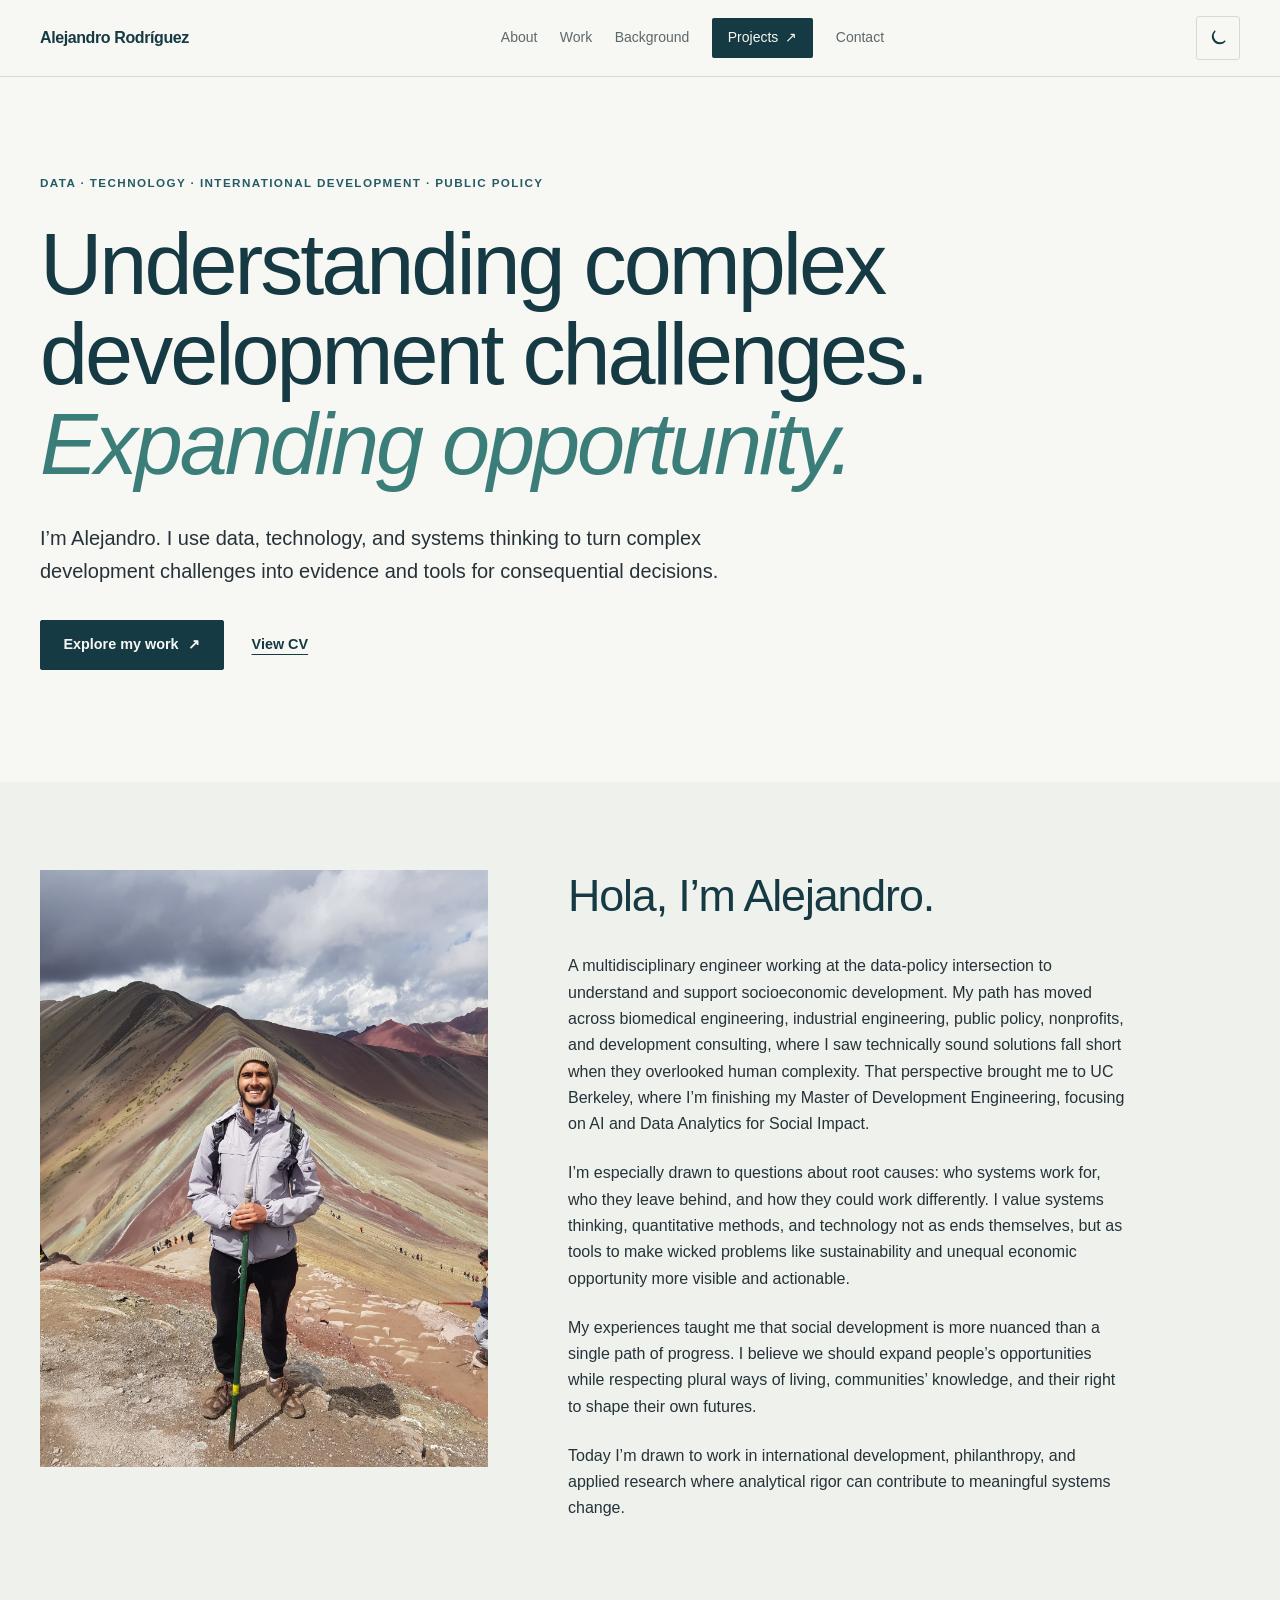
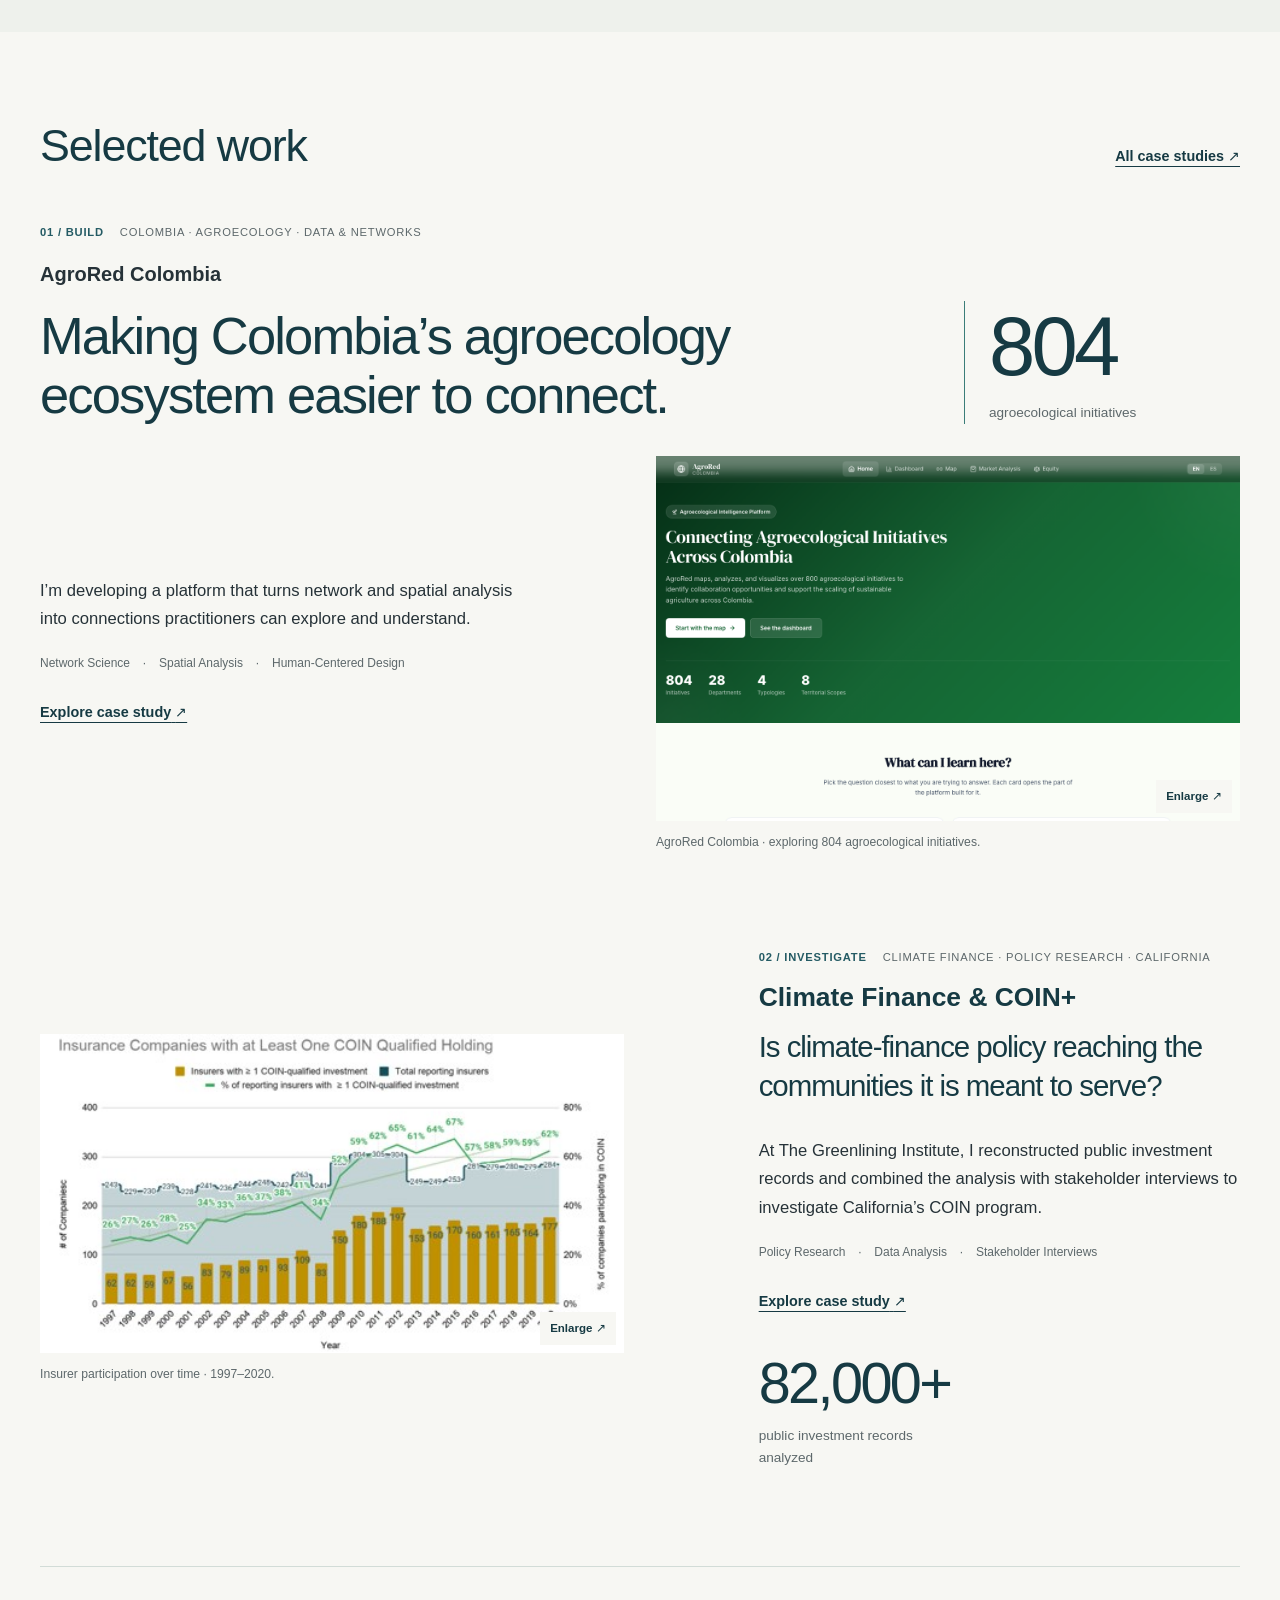
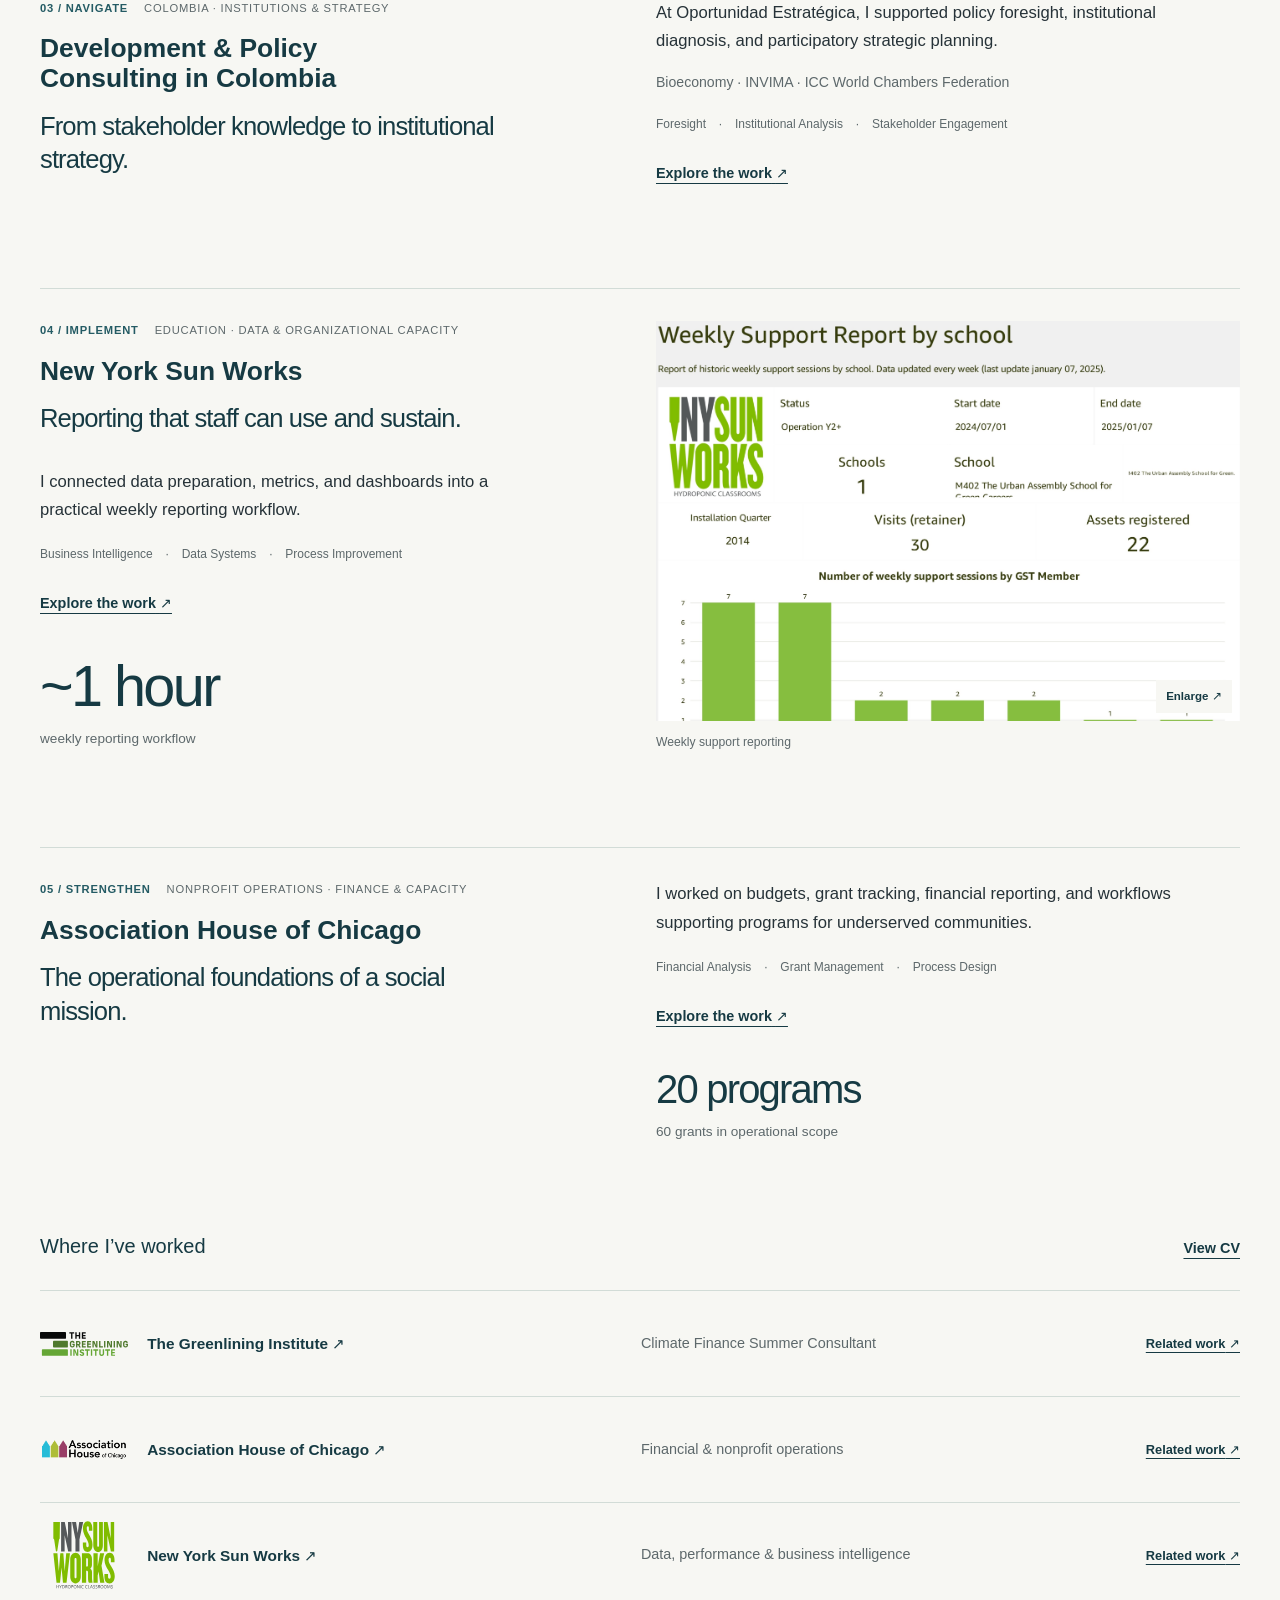
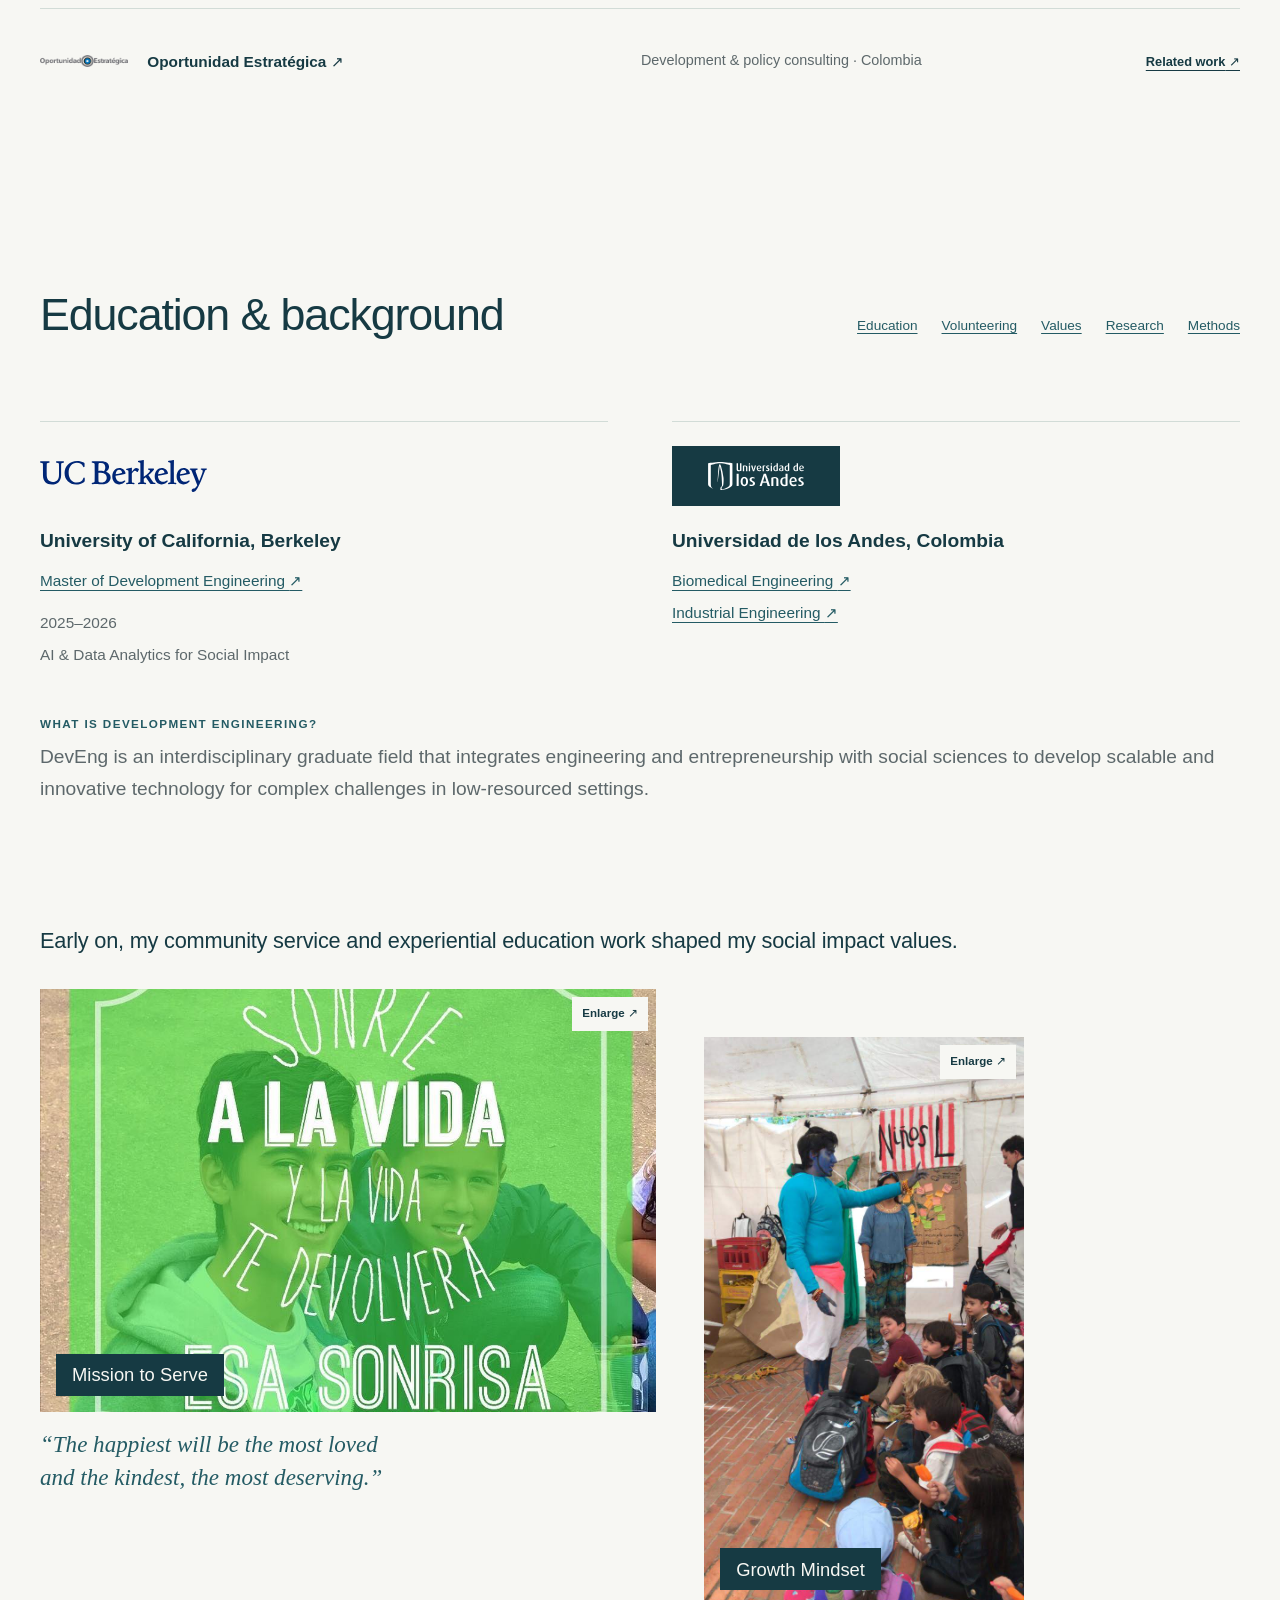
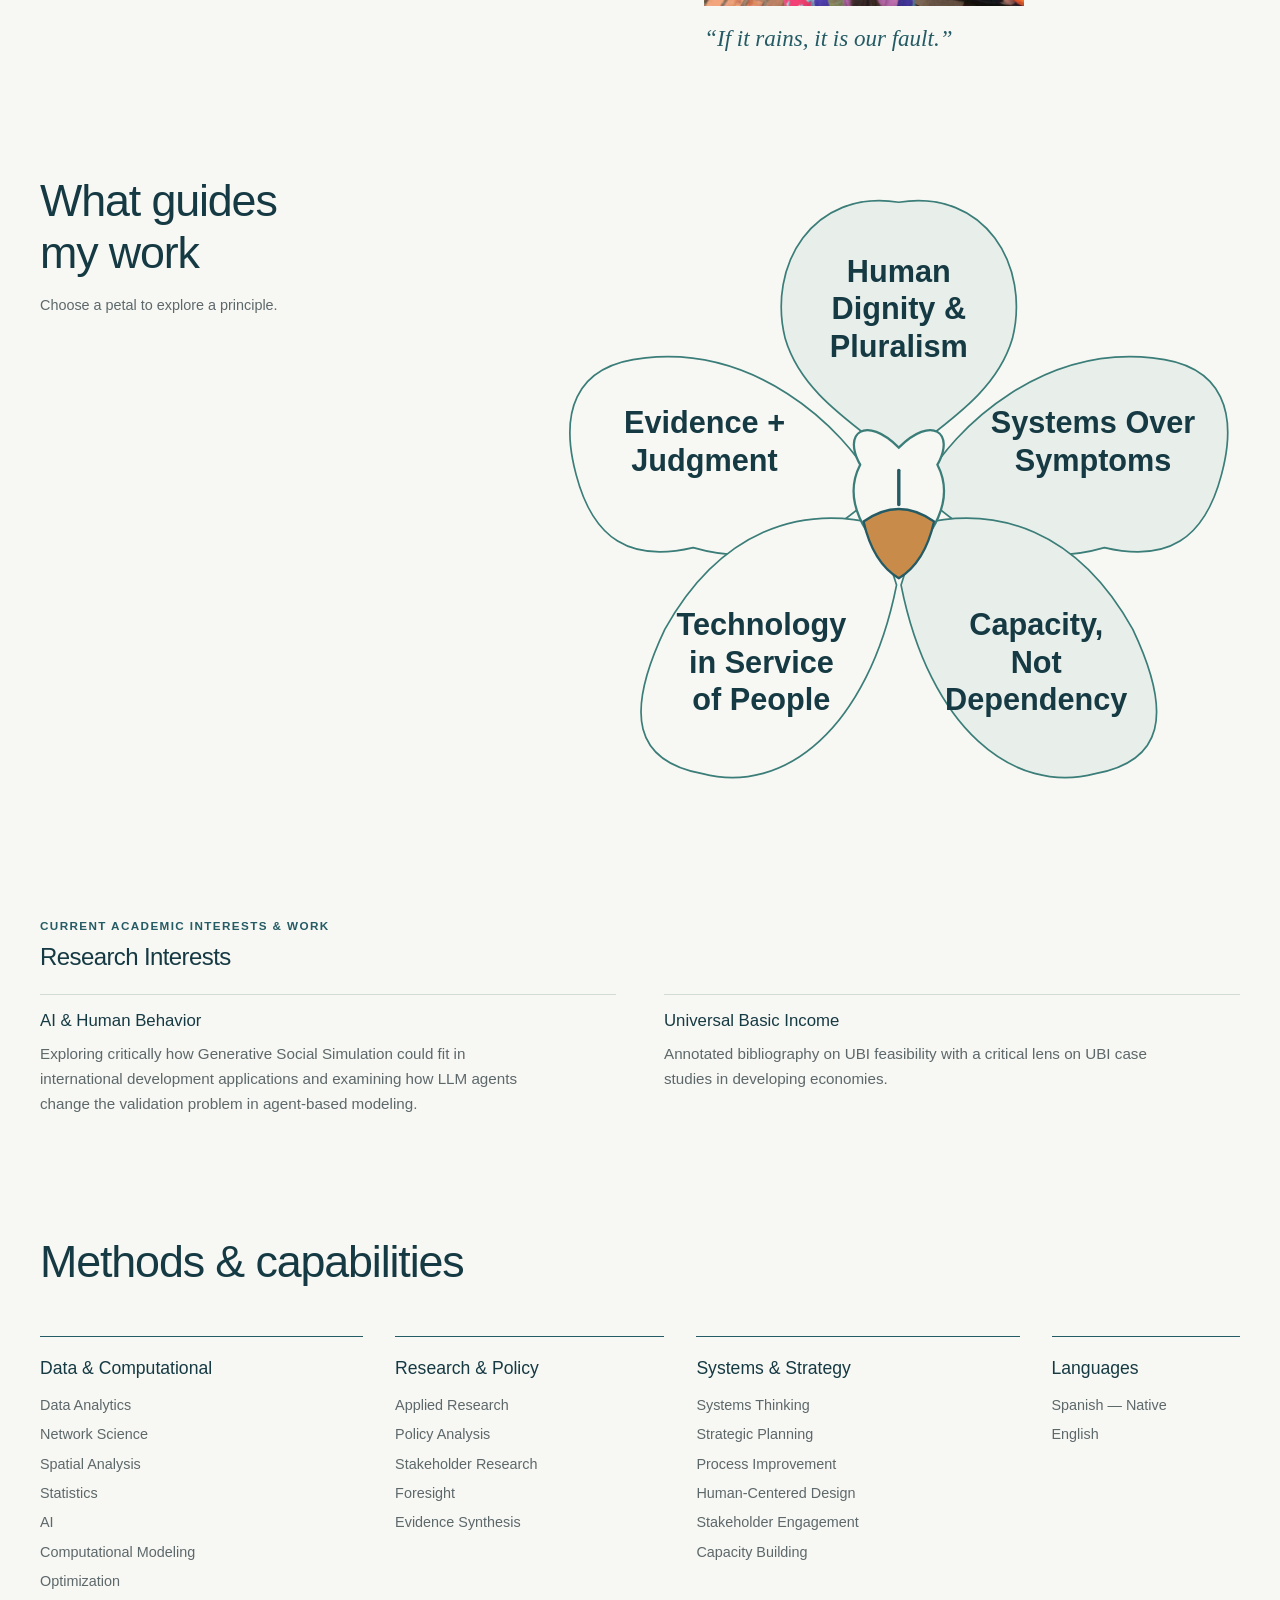
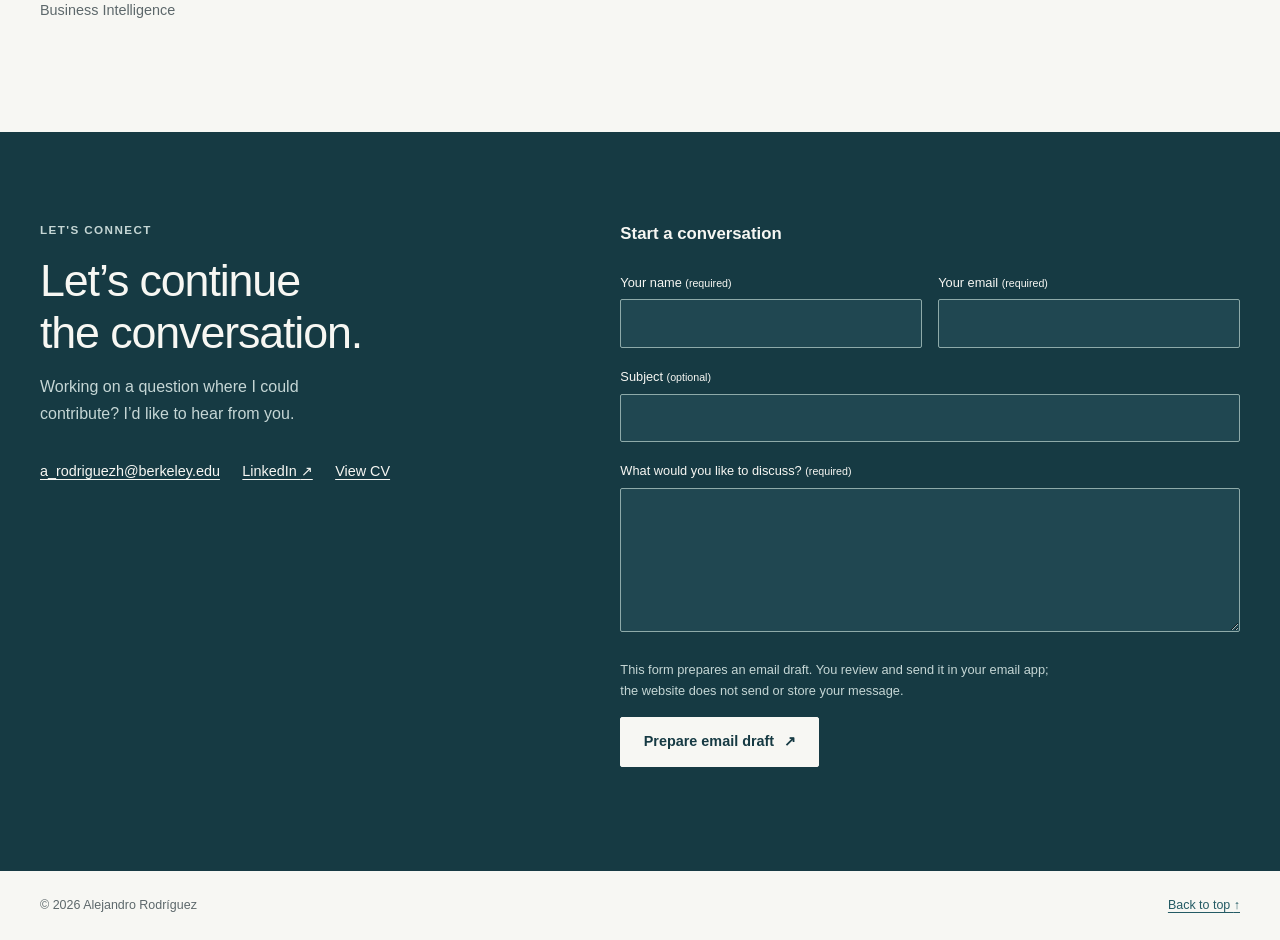
<file: index.html>
<!DOCTYPE html>
<html lang="en">
<head>
    <meta charset="UTF-8">
    <meta name="viewport" content="width=device-width, initial-scale=1.0">
    <meta name="description" content="Alejandro Rodríguez uses data, technology, and systems thinking to understand complex development challenges and support consequential decisions.">
    <meta name="theme-color" content="#163A43">
    <title>Alejandro Rodríguez | Data, Systems & Development</title>
    <link rel="preconnect" href="https://cdn.fontshare.com" crossorigin>
    <script src="js/theme.js"></script>
    <link rel="stylesheet" href="css/base.css">
    <link rel="stylesheet" href="css/layout.css">
    <link rel="stylesheet" href="css/components.css">
    <link rel="stylesheet" href="css/responsive.css">
    <!-- Data loads first; both scripts wait for the HTML. -->
    <script src="js/data.js" defer></script>
    <script src="js/display.js" defer></script>
</head>
<body class="home-page">
    <a class="skip-link" href="#main-content">Skip to content</a>
    <header class="site-header">
        <div class="container nav-shell">
            <a class="brand" href="index.html" aria-label="Alejandro Rodríguez, home" data-owner="name">Alejandro Rodríguez</a>
            <button class="menu-button" type="button" aria-expanded="false" aria-controls="site-navigation" hidden>Menu <span class="menu-icon" aria-hidden="true"></span></button>
            <nav id="site-navigation" class="site-navigation" aria-label="Main navigation">
                <ul class="nav-links">
                    <li><a href="#about">About</a></li>
                    <li><a href="#work">Work</a></li>
                    <li><a href="#background">Background</a></li>
                    <li><a class="nav-projects" href="projects.html">Projects <span aria-hidden="true">↗</span></a></li>
                    <li><a href="#contact">Contact</a></li>
                </ul>
            </nav>
            <button class="theme-toggle" type="button" aria-label="Dark mode" aria-pressed="false" hidden>
                <svg class="theme-icon theme-icon-moon" viewBox="0 0 24 24" fill="none" stroke="currentColor" stroke-width="1.7" stroke-linecap="round" stroke-linejoin="round" aria-hidden="true"><path d="M20.2 15.8A8.5 8.5 0 0 1 8.2 3.8a8.5 8.5 0 1 0 12 12Z"/></svg>
                <svg class="theme-icon theme-icon-sun" viewBox="0 0 24 24" fill="none" stroke="currentColor" stroke-width="1.7" stroke-linecap="round" aria-hidden="true"><circle cx="12" cy="12" r="3.7"/><path d="M12 2v2m0 16v2M4.93 4.93l1.42 1.42m11.3 11.3 1.42 1.42M2 12h2m16 0h2M4.93 19.07l1.42-1.42m11.3-11.3 1.42-1.42"/></svg>
            </button>
        </div>
    </header>
    <main id="main-content" tabindex="-1">
        <section class="container hero" aria-labelledby="hero-title">
            <div class="hero-copy">
                <p class="eyebrow" data-hero="label">Data · Technology · International Development · Public Policy</p>
                <h1 id="hero-title"><span data-hero="headline">Understanding complex development challenges.</span> <em data-hero="emphasis">Expanding opportunity.</em></h1>
                <p id="focus" class="hero-lead" data-owner="introduction">I’m Alejandro. I use data, technology, and systems thinking to turn complex development challenges into evidence and tools for consequential decisions.</p>
                <div class="button-row">
                    <a class="button" href="#work">Explore my work <span aria-hidden="true">↗</span></a>
                    <a class="text-link" href="assets/CVAlejandroRodriguezHernandez09072026.pdf" data-cv>View CV</a>
                </div>
            </div>
        </section>
        <section id="about" class="section about-section" aria-labelledby="about-title">
            <div class="container about-layout">
                <div id="about-portrait" class="about-portrait"></div>
                <div class="about-copy"><h2 id="about-title">Hola, I’m Alejandro.</h2><div id="about-content" class="prose"></div></div>
            </div>
        </section>
        <section id="work" class="section work-section" aria-labelledby="work-title">
            <div class="container">
                <header class="section-heading"><h2 id="work-title">Selected work</h2><a class="text-link" href="projects.html">All case studies <span aria-hidden="true">↗</span></a></header>
                <div id="selected-work" class="selected-grid"></div>
                <noscript><p>Enable JavaScript to see the work, or <a href="assets/CVAlejandroRodriguezHernandez09072026.pdf">read my CV</a>.</p></noscript>
                <section id="experience" class="work-experience" aria-labelledby="experience-title">
                    <header><h3 id="experience-title">Where I’ve worked</h3><a class="text-link" href="assets/CVAlejandroRodriguezHernandez09072026.pdf" data-cv>View CV</a></header>
                    <ul id="experience-list" class="experience-list"></ul>
                </section>
            </div>
        </section>
        <div id="background" class="background-group">
        <section id="education" class="section background-section" aria-labelledby="education-title">
            <div class="container">
                <header class="section-heading"><h2 id="education-title">Education & background</h2>
                    <nav class="section-links" aria-label="Background sections"><a href="#education">Education</a><a href="#volunteering">Volunteering</a><a href="#values">Values</a><a href="#research">Research</a><a href="#skills">Methods</a></nav>
                </header>
                <div id="education-list" class="education-grid"></div>
                <div class="education-statement"><p class="eyebrow">What is Development Engineering?</p><p id="development-definition" class="definition"></p></div>
            </div>
        </section>
            <section id="volunteering" class="container community-story" aria-labelledby="community-title"><div id="community-content"></div></section>
        <section id="values" class="section principles-section" aria-labelledby="values-title">
            <div class="container editorial-grid">
                <header class="section-intro"><h2 id="values-title">What guides<br>my work</h2><p class="disclosure-hint" id="values-hint">Choose a petal to explore a principle.</p></header>
                <div id="principles-list" class="orchid-values-wrap"></div>
            </div>
        </section>
        <section id="research" class="research-section" aria-labelledby="research-title">
            <div class="container"><header class="research-heading"><p class="eyebrow" data-research-label>Current academic interests & work</p><h2 id="research-title">Research Interests</h2></header><div id="research-list" class="research-list"></div></div>
        </section>
        <section id="skills" class="section skills-section" aria-labelledby="skills-title">
            <div class="container"><header class="section-heading"><h2 id="skills-title">Methods & capabilities</h2></header><div id="skills-list" class="skills-grid"></div></div>
        </section>
        </div>
        <section id="contact" class="section contact-section" aria-labelledby="contact-title">
            <div class="container contact-grid">
                <div class="contact-intro">
                    <p class="eyebrow">Let's connect</p>
                    <h2 id="contact-title">Let’s continue the conversation.</h2>
                    <p>Working on a question where I could contribute? I’d like to hear from you.</p>
                    <address class="contact-links">
                        <a href="mailto:a_rodriguezh@berkeley.edu" data-email>a_rodriguezh@berkeley.edu</a>
                        <a href="https://www.linkedin.com/in/alejandrorodriguezhern%C3%A1ndez/" target="_blank" rel="noopener noreferrer" data-linkedin>LinkedIn <span aria-hidden="true">↗</span><span class="visually-hidden"> (opens in a new tab)</span></a>
                        <a href="assets/CVAlejandroRodriguezHernandez09072026.pdf" data-cv>View CV</a>
                    </address>
                </div>
                <!-- GitHub Pages has no form backend. Keep action="#" until a real service is configured. -->
                <form id="contact-form" class="contact-form" action="#" method="post" aria-describedby="form-note">
                    <fieldset>
                        <legend>Start a conversation</legend>
                        <div class="form-row">
                            <div class="form-group">
                                <label for="name">Your name <small>(required)</small></label>
                                <input type="text" id="name" name="name" autocomplete="name" maxlength="120" required>
                            </div>
                            <div class="form-group">
                                <label for="email">Your email <small>(required)</small></label>
                                <input type="email" id="email" name="email" autocomplete="email" maxlength="254" required>
                            </div>
                        </div>
                        <div class="form-group">
                            <label for="subject">Subject <small>(optional)</small></label>
                            <input type="text" id="subject" name="subject" maxlength="160">
                        </div>
                        <div class="form-group">
                            <label for="message">What would you like to discuss? <small>(required)</small></label>
                            <textarea id="message" name="message" rows="5" maxlength="2000" required></textarea>
                        </div>
                    </fieldset>
                    <p id="form-note" class="form-note">This form prepares an email draft. You review and send it in your email app; the website does not send or store your message.</p>
                    <button id="prepare-email" class="button" type="submit" disabled>Prepare email draft <span aria-hidden="true">↗</span></button>
                    <p id="form-status" class="form-status" role="status" aria-live="polite"></p>
                    <a id="email-draft" class="button button-secondary" hidden>Open draft in email app <span aria-hidden="true">↗</span></a>
                    <noscript><p>Please use the email link to get in touch. Preparing a draft requires JavaScript.</p></noscript>
                </form>
            </div>
        </section>
    </main>
    <footer class="site-footer"><div class="container footer-row">
        <p>© <span data-year>2026</span> <span data-owner="name">Alejandro Rodríguez</span></p>
        <a href="#main-content">Back to top <span aria-hidden="true">↑</span></a>
    </div></footer>
</body>
</html>
</file>
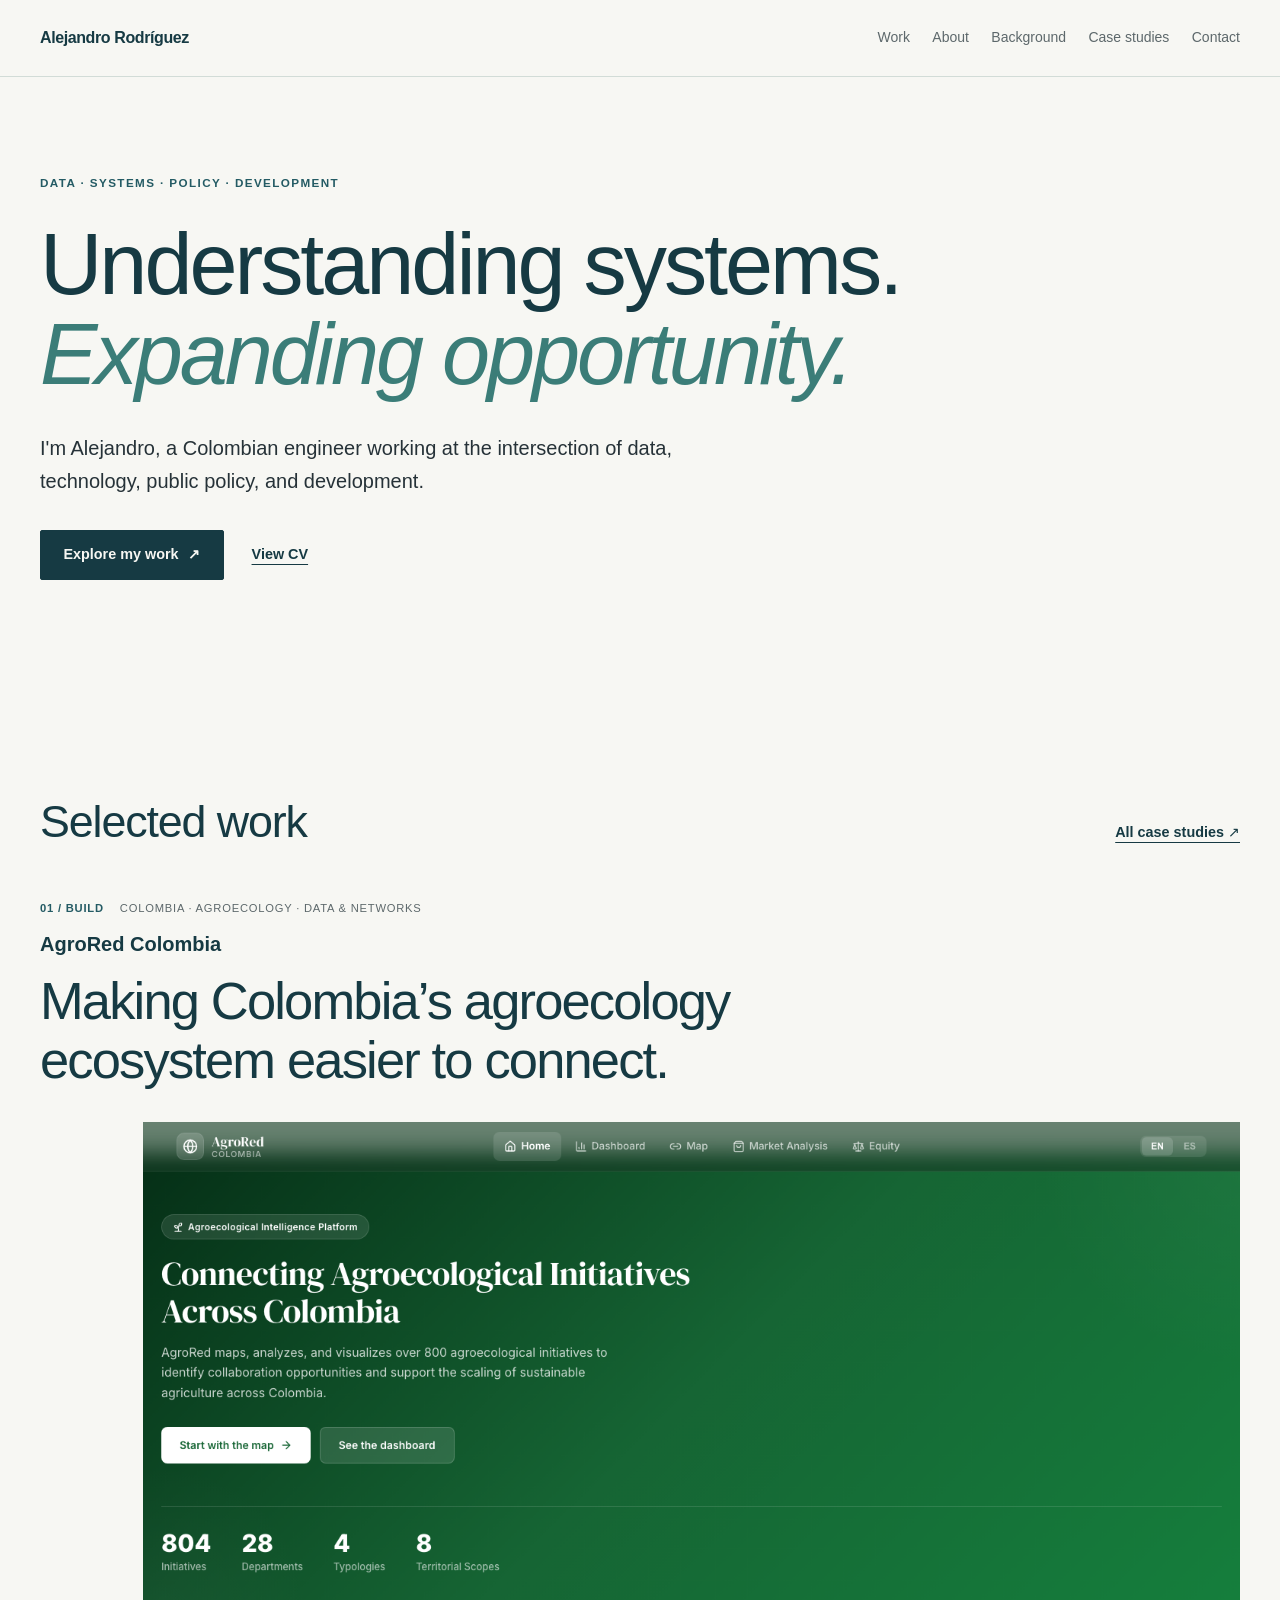
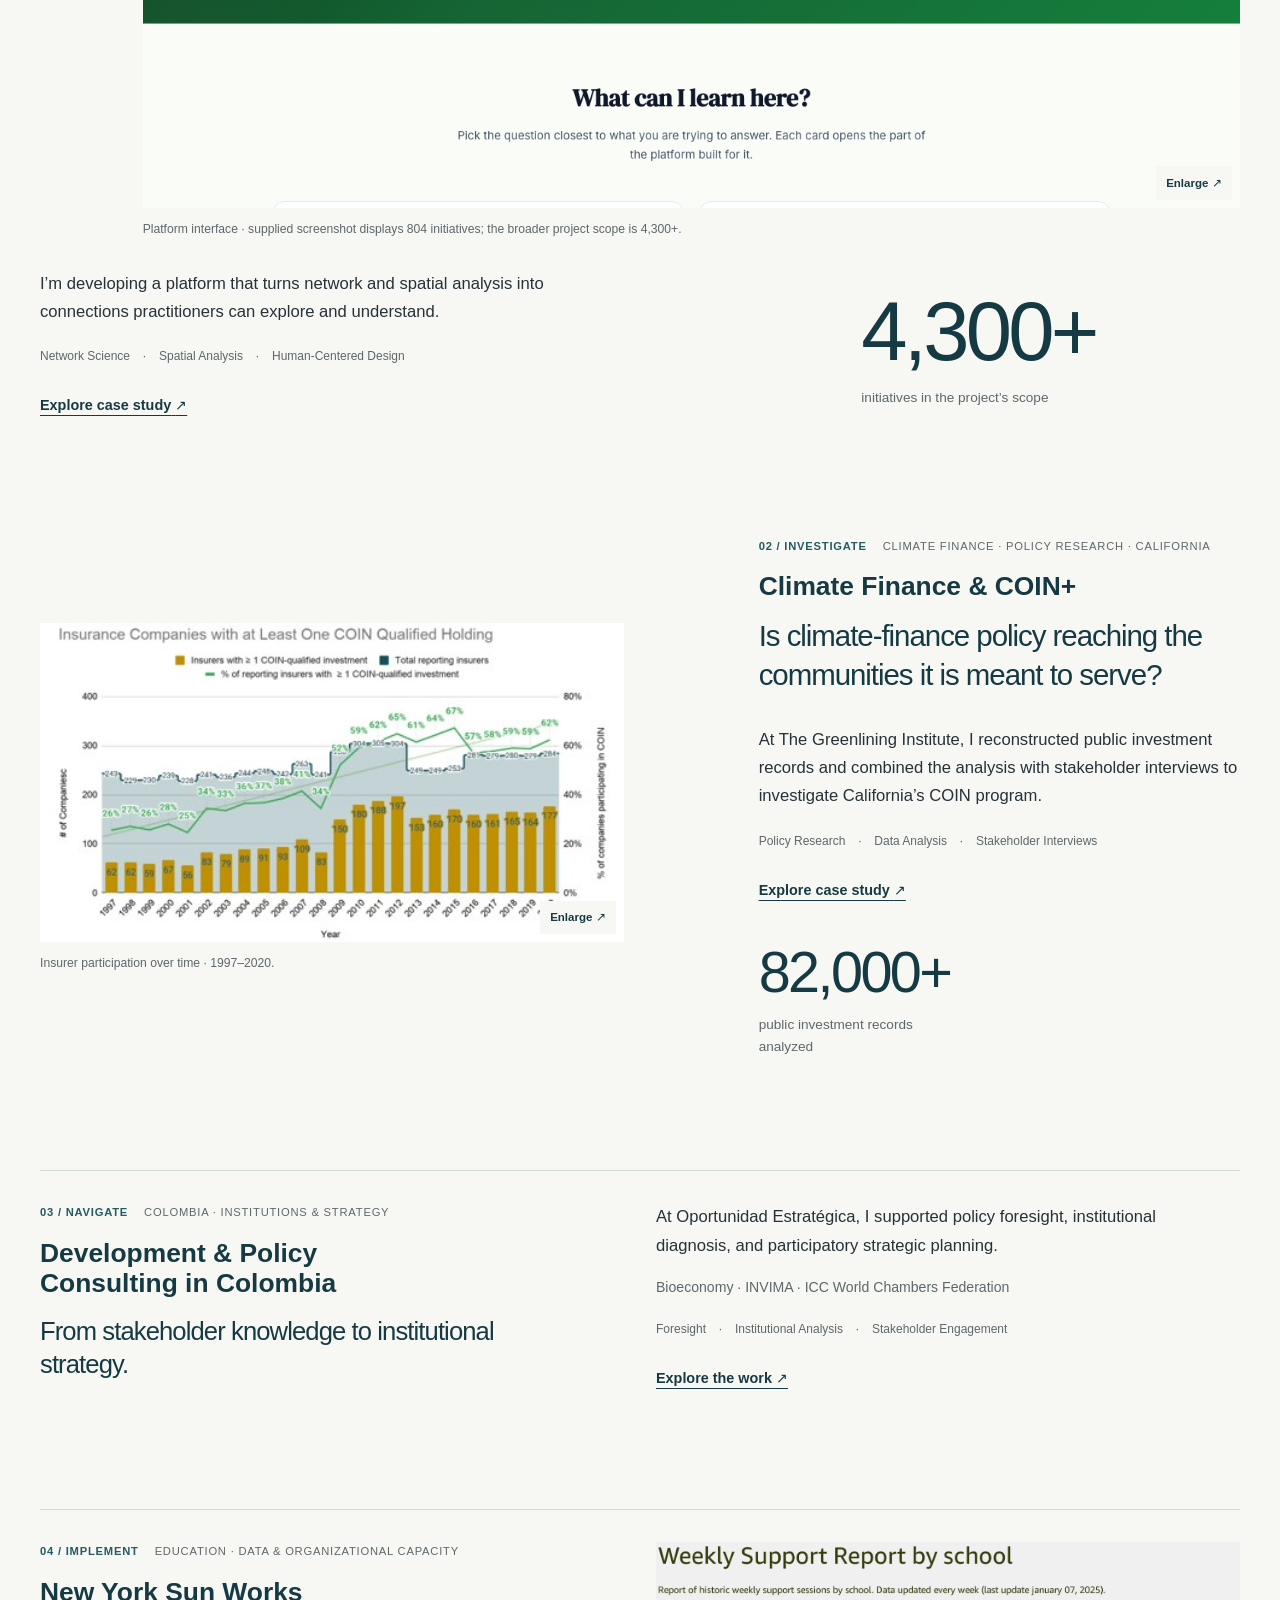
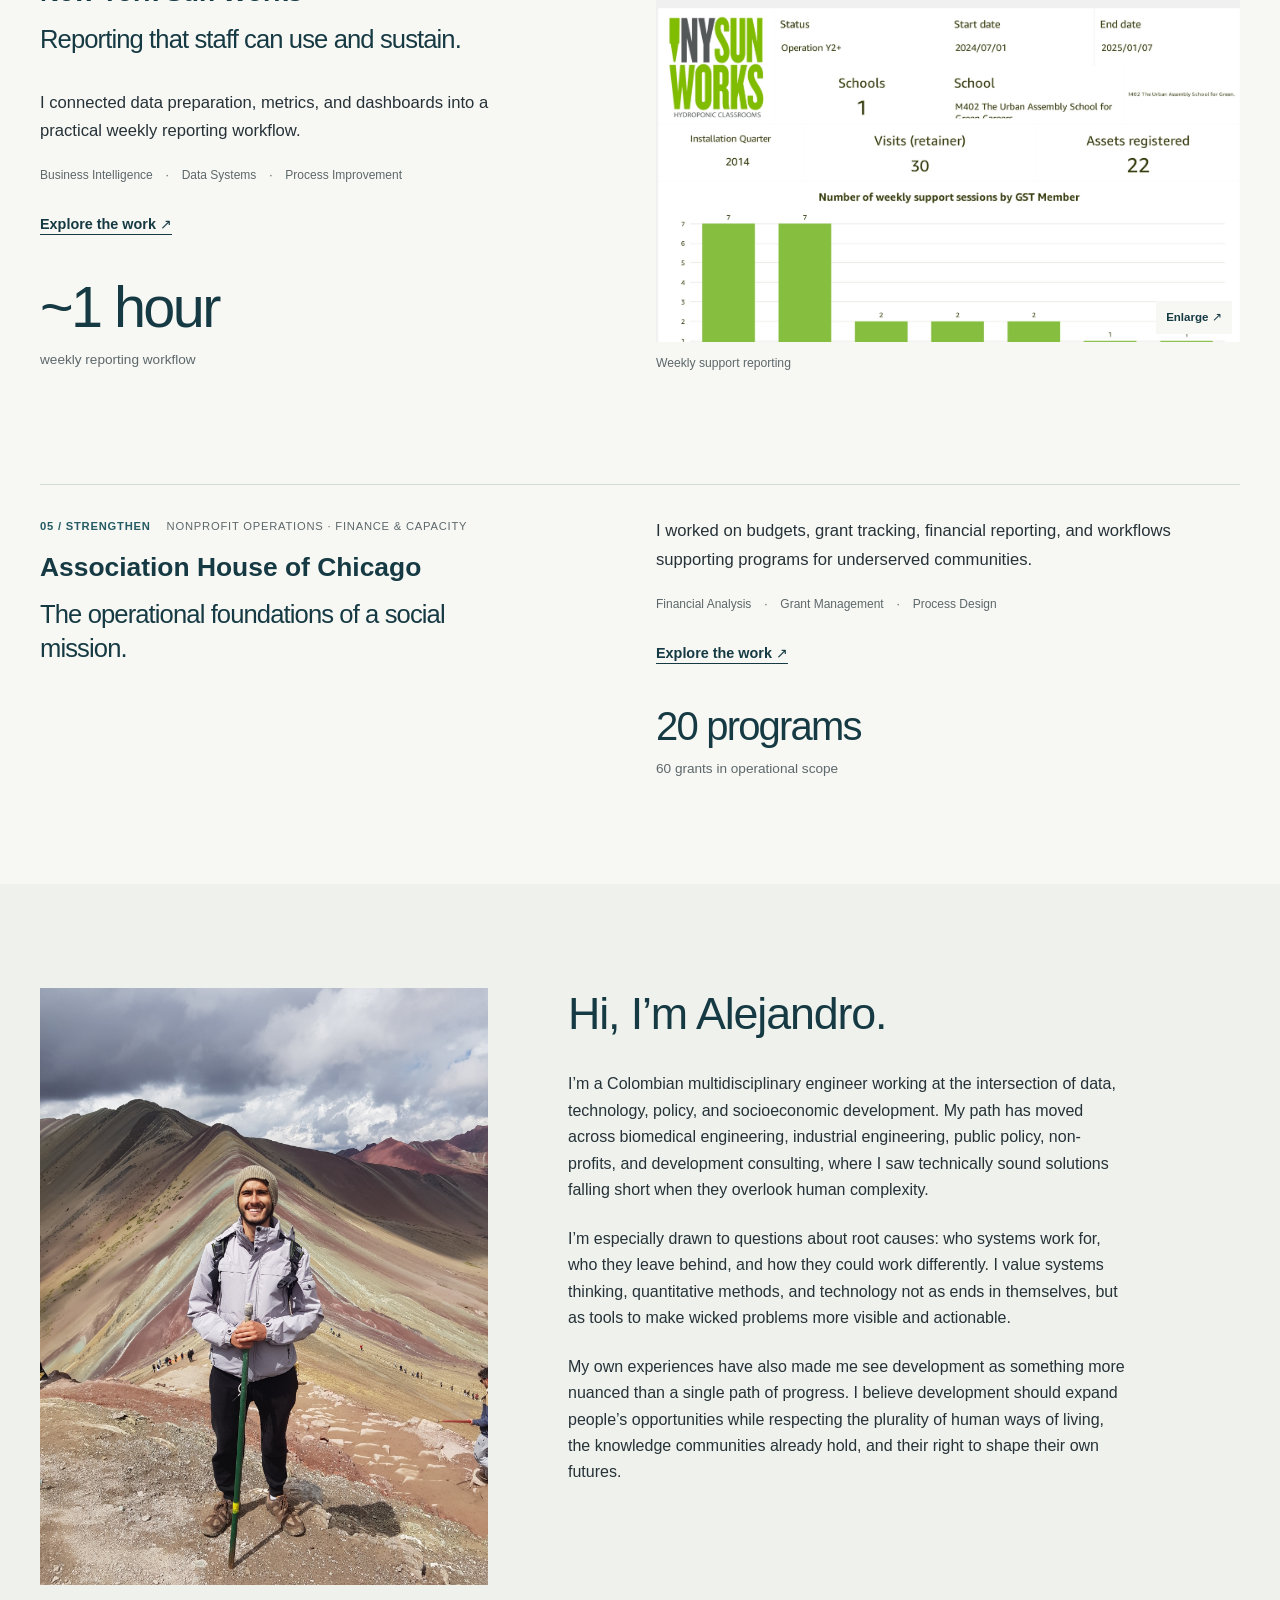
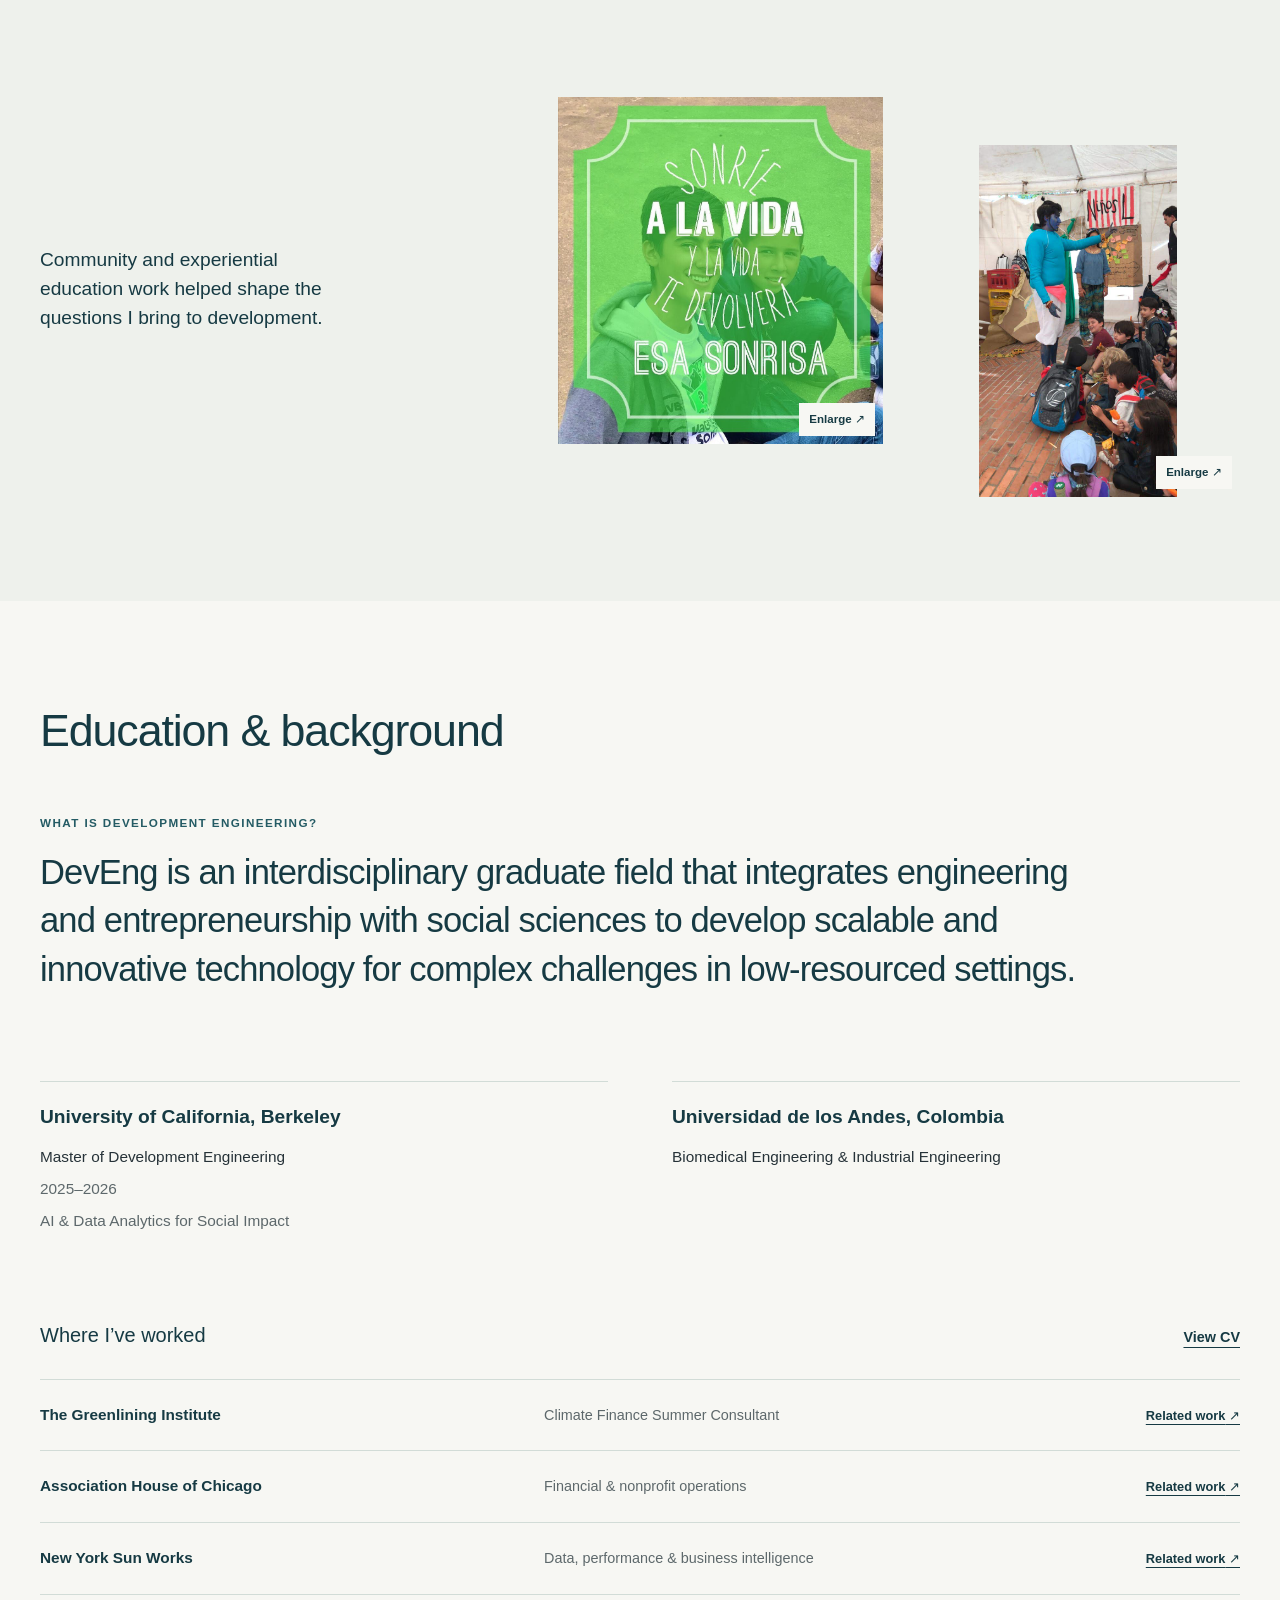
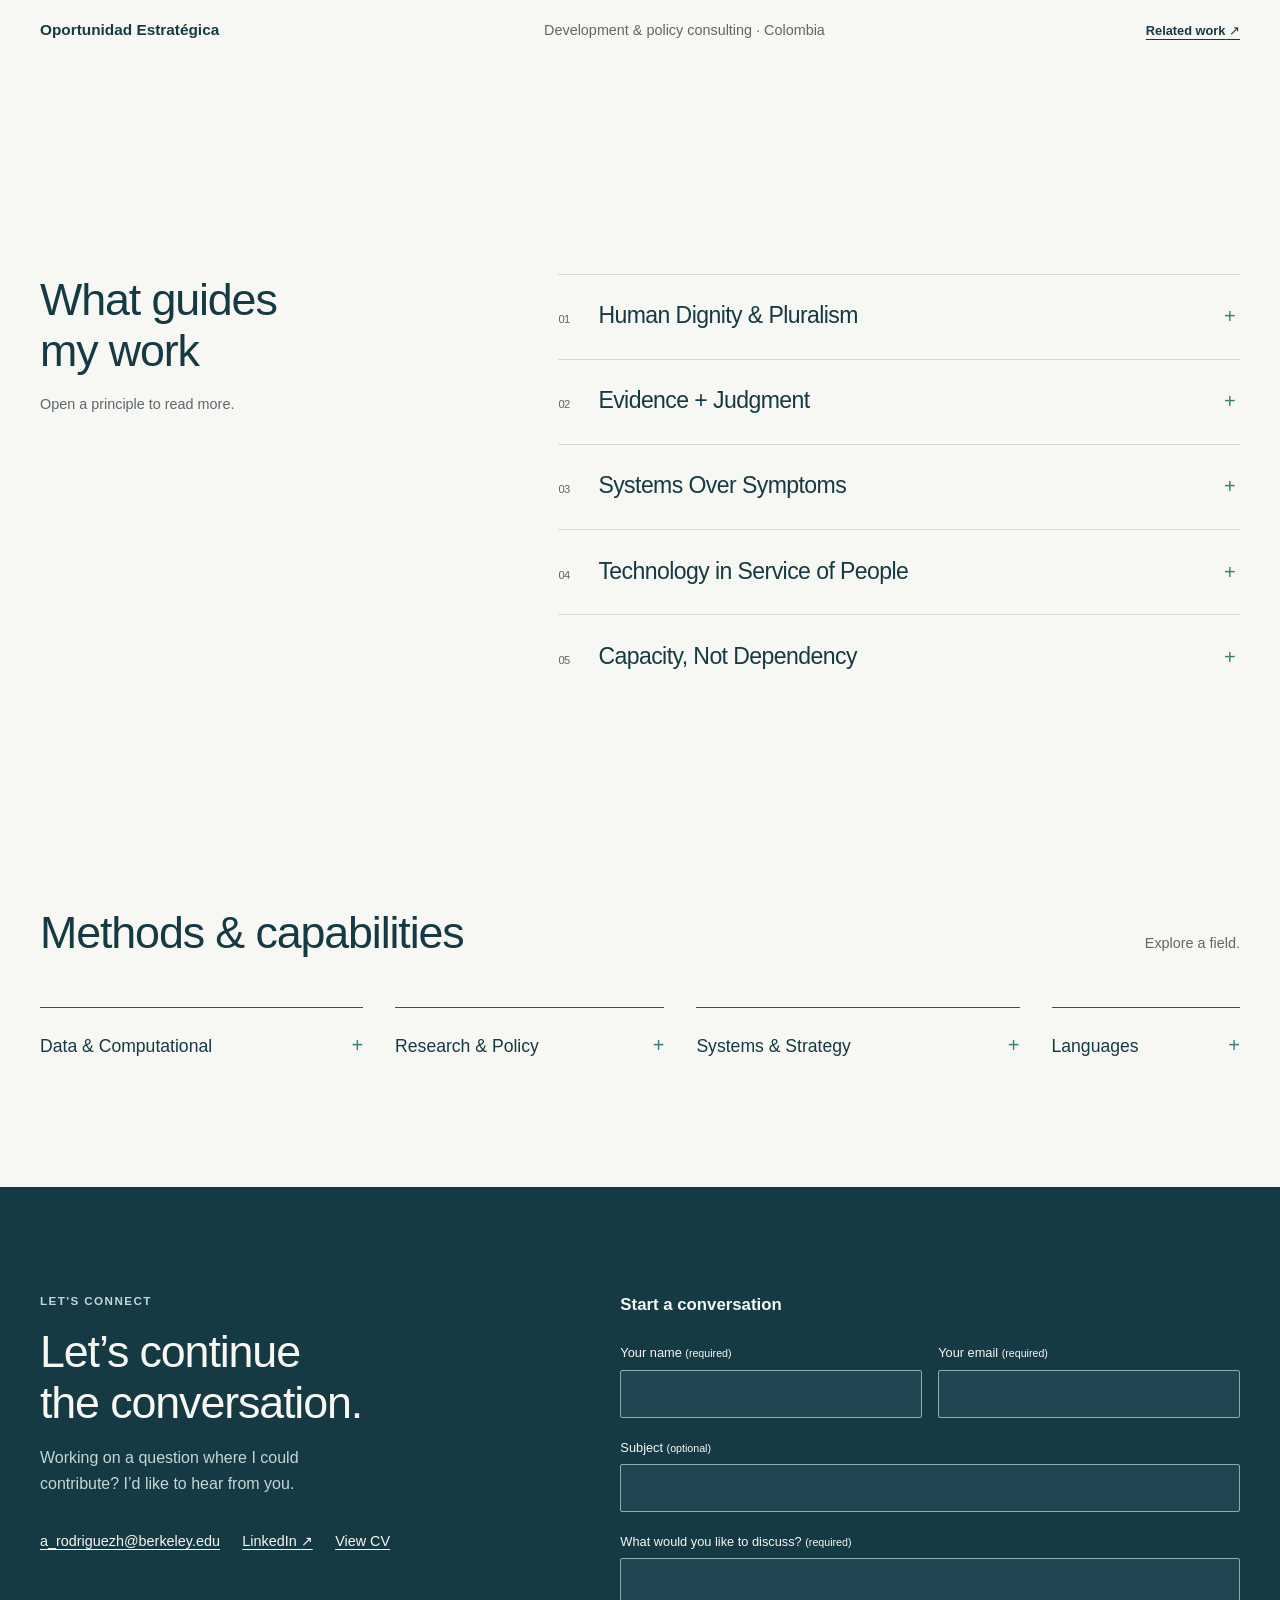
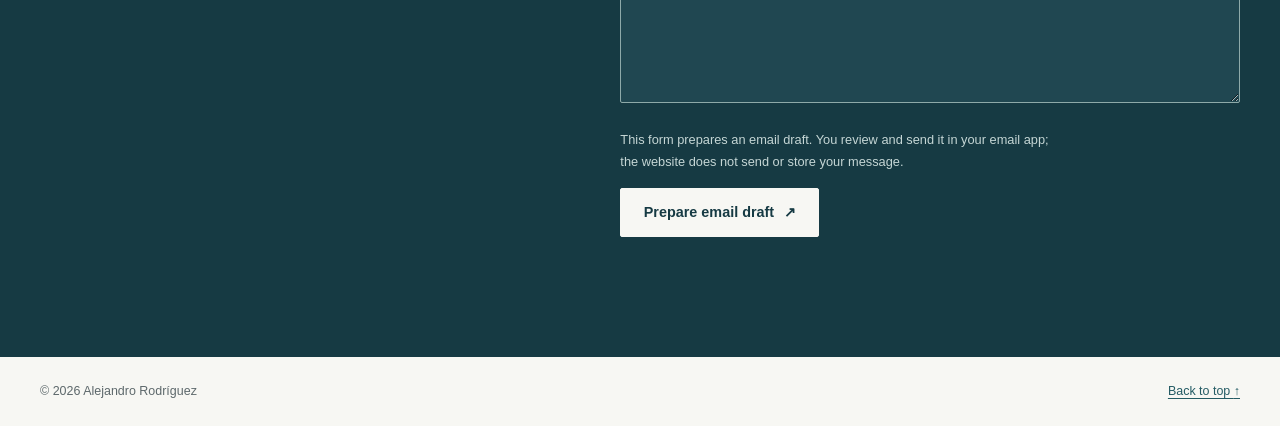
<file: .portfolio-preview/index.html>
<!DOCTYPE html>
<html lang="en">
<head>
    <meta charset="UTF-8">
    <meta name="viewport" content="width=device-width, initial-scale=1.0">
    <meta name="description" content="Alejandro Rodríguez: data, systems, policy, and development. Selected work in agroecology, climate finance, and mission-driven organizations.">
    <meta name="theme-color" content="#163A43">
    <title>Alejandro Rodríguez | Data, Systems & Development</title>
    <link rel="preconnect" href="https://cdn.fontshare.com" crossorigin>
    <link rel="stylesheet" href="css/base.css">
    <link rel="stylesheet" href="css/layout.css">
    <link rel="stylesheet" href="css/components.css">
    <link rel="stylesheet" href="css/responsive.css">
    <!-- Data loads first; both scripts wait for the HTML. -->
    <script src="js/data.js" defer></script>
    <script src="js/display.js" defer></script>
</head>
<body data-asset-base="../">
    <a class="skip-link" href="#main-content">Skip to content</a>
    <header class="site-header">
        <div class="container nav-shell">
            <a class="brand" href="index.html" aria-label="Alejandro Rodríguez, home" data-owner="name">Alejandro Rodríguez</a>
            <button class="menu-button" type="button" aria-expanded="false" aria-controls="site-navigation" hidden>Menu <span class="menu-icon" aria-hidden="true"></span></button>
            <nav id="site-navigation" class="site-navigation" aria-label="Main navigation">
                <ul class="nav-links">
                    <li><a href="#work">Work</a></li>
                    <li><a href="#about">About</a></li>
                    <li><a href="#experience">Background</a></li>
                    <li><a href="projects.html">Case studies</a></li>
                    <li><a href="#contact">Contact</a></li>
                </ul>
            </nav>
        </div>
    </header>
    <main id="main-content" tabindex="-1">
        <section class="container hero" aria-labelledby="hero-title">
            <div class="hero-copy">
                <p class="eyebrow" data-hero="label">Data · Systems · Policy · Development</p>
                <h1 id="hero-title"><span data-hero="headline">Understanding systems.</span> <em data-hero="emphasis">Expanding opportunity.</em></h1>
                <p id="focus" class="hero-lead" data-owner="introduction">I'm Alejandro, a Colombian engineer working at the intersection of data, technology, public policy, and development.</p>
                <div class="button-row">
                    <a class="button" href="#work">Explore my work <span aria-hidden="true">↗</span></a>
                    <a class="text-link" href="../assets/CVAlejandroRodriguezHernandez09072026.pdf" data-cv>View CV</a>
                </div>
            </div>
        </section>
        <section id="work" class="section work-section" aria-labelledby="work-title">
            <div class="container">
                <header class="section-heading"><h2 id="work-title">Selected work</h2><a class="text-link" href="projects.html">All case studies <span aria-hidden="true">↗</span></a></header>
                <div id="selected-work" class="selected-grid"></div>
                <noscript><p>Enable JavaScript to see the work, or <a href="../assets/CVAlejandroRodriguezHernandez09072026.pdf">read my CV</a>.</p></noscript>
            </div>
        </section>
        <section id="about" class="section about-section" aria-labelledby="about-title">
            <div class="container about-layout">
                <div id="about-portrait" class="about-portrait"></div>
                <div class="about-copy"><h2 id="about-title">Hi, I’m Alejandro.</h2><div id="about-content" class="prose"></div></div>
                <div id="community-content" class="community-story"></div>
            </div>
        </section>
        <section id="education" class="section background-section" aria-labelledby="education-title">
            <div class="container">
                <h2 id="education-title">Education & background</h2>
                <div class="education-statement"><p class="eyebrow">What is Development Engineering?</p><p id="development-definition" class="definition"></p></div>
                <div id="education-list" class="education-grid"></div>
                <section id="experience" class="background-experience" aria-labelledby="experience-title">
                    <header><h3 id="experience-title">Where I’ve worked</h3><a class="text-link" href="../assets/CVAlejandroRodriguezHernandez09072026.pdf" data-cv>View CV</a></header>
                    <ul id="experience-list" class="experience-list"></ul>
                </section>
            </div>
        </section>
        <section id="values" class="section principles-section" aria-labelledby="values-title">
            <div class="container editorial-grid">
                <header class="section-intro"><h2 id="values-title">What guides<br>my work</h2><p class="disclosure-hint">Open a principle to read more.</p></header>
                <ol id="principles-list" class="principles-list"></ol>
            </div>
        </section>
        <section id="skills" class="section skills-section" aria-labelledby="skills-title">
            <div class="container"><header class="section-heading"><h2 id="skills-title">Methods & capabilities</h2><p class="disclosure-hint">Explore a field.</p></header><div id="skills-list" class="skills-grid"></div></div>
        </section>
        <section id="contact" class="section contact-section" aria-labelledby="contact-title">
            <div class="container contact-grid">
                <div class="contact-intro">
                    <p class="eyebrow">Let's connect</p>
                    <h2 id="contact-title">Let’s continue the conversation.</h2>
                    <p>Working on a question where I could contribute? I’d like to hear from you.</p>
                    <address class="contact-links">
                        <a href="mailto:a_rodriguezh@berkeley.edu" data-email>a_rodriguezh@berkeley.edu</a>
                        <a href="https://www.linkedin.com/in/alejandrorodriguezhern%C3%A1ndez/" target="_blank" rel="noopener noreferrer" data-linkedin>LinkedIn <span aria-hidden="true">↗</span><span class="visually-hidden"> (opens in a new tab)</span></a>
                        <a href="../assets/CVAlejandroRodriguezHernandez09072026.pdf" data-cv>View CV</a>
                    </address>
                </div>
                <!-- GitHub Pages has no form backend. Keep action="#" until a real service is configured. -->
                <form id="contact-form" class="contact-form" action="#" method="post" aria-describedby="form-note">
                    <fieldset>
                        <legend>Start a conversation</legend>
                        <div class="form-row">
                            <div class="form-group">
                                <label for="name">Your name <small>(required)</small></label>
                                <input type="text" id="name" name="name" autocomplete="name" maxlength="120" required>
                            </div>
                            <div class="form-group">
                                <label for="email">Your email <small>(required)</small></label>
                                <input type="email" id="email" name="email" autocomplete="email" maxlength="254" required>
                            </div>
                        </div>
                        <div class="form-group">
                            <label for="subject">Subject <small>(optional)</small></label>
                            <input type="text" id="subject" name="subject" maxlength="160">
                        </div>
                        <div class="form-group">
                            <label for="message">What would you like to discuss? <small>(required)</small></label>
                            <textarea id="message" name="message" rows="5" maxlength="2000" required></textarea>
                        </div>
                    </fieldset>
                    <p id="form-note" class="form-note">This form prepares an email draft. You review and send it in your email app; the website does not send or store your message.</p>
                    <button id="prepare-email" class="button" type="submit" disabled>Prepare email draft <span aria-hidden="true">↗</span></button>
                    <p id="form-status" class="form-status" role="status" aria-live="polite"></p>
                    <a id="email-draft" class="button button-secondary" hidden>Open draft in email app <span aria-hidden="true">↗</span></a>
                    <noscript><p>Please use the email link to get in touch. Preparing a draft requires JavaScript.</p></noscript>
                </form>
            </div>
        </section>
    </main>
    <footer class="site-footer"><div class="container footer-row">
        <p>© <span data-year>2026</span> <span data-owner="name">Alejandro Rodríguez</span></p>
        <a href="#main-content">Back to top <span aria-hidden="true">↑</span></a>
    </div></footer>
</body>
</html>
</file>
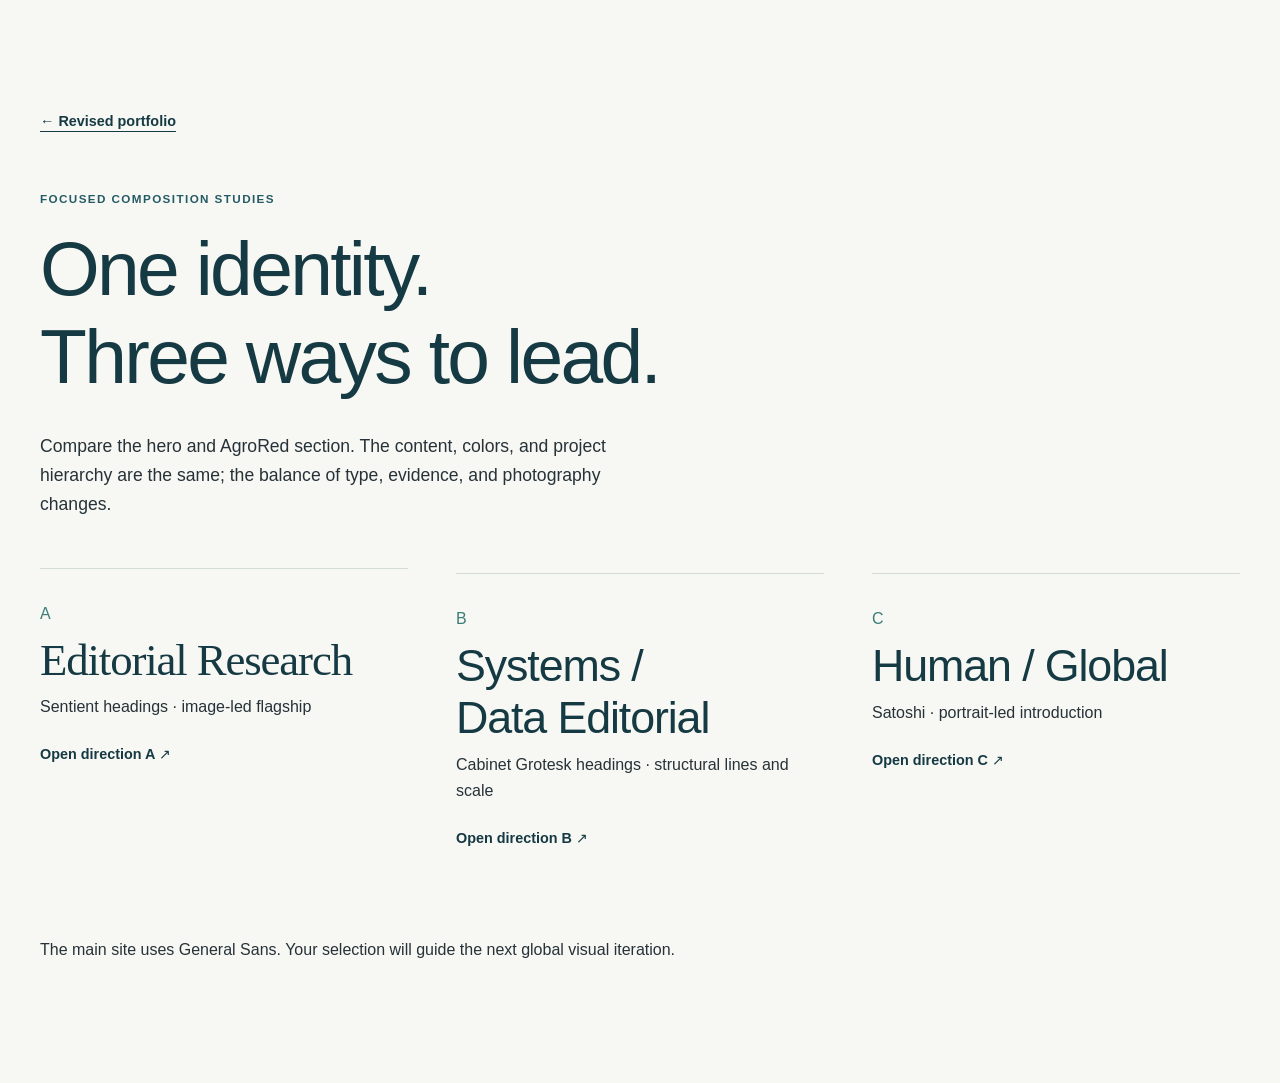
<file: .portfolio-preview/directions/index.html>
<!DOCTYPE html>
<html lang="en">
<head>
    <meta charset="UTF-8">
    <meta name="viewport" content="width=device-width, initial-scale=1.0">
    <meta name="description" content="Three focused Hero and AgroRed composition studies.">
    <meta name="theme-color" content="#163A43">
    <title>Compare Visual Directions | Alejandro Rodríguez</title>
    <link rel="preconnect" href="https://cdn.fontshare.com" crossorigin>
    <link rel="stylesheet" href="../css/base.css">
    <link rel="stylesheet" href="../css/layout.css">
    <link rel="stylesheet" href="../css/components.css">
    <link rel="stylesheet" href="../css/responsive.css">
    <!-- Data loads first; both scripts wait for the HTML. -->
<link rel="stylesheet" href="fonts.css"><link rel="stylesheet" href="directions.css"></head>
<body class="comparison-index"><main class="container section"><a class="text-link" href="../index.html">← Revised portfolio</a><p class="eyebrow">Focused composition studies</p><h1>One identity.<br>Three ways to lead.</h1><p class="comparison-intro">Compare the hero and AgroRed section. The content, colors, and project hierarchy are the same; the balance of type, evidence, and photography changes.</p><ol class="direction-list"><li class="direction-a"><a href="a.html"><span class="direction-letter">A</span><h2>Editorial Research</h2><p>Sentient headings · image-led flagship</p><span class="text-link">Open direction A ↗</span></a></li><li class="direction-b"><a href="b.html"><span class="direction-letter">B</span><h2>Systems / Data Editorial</h2><p>Cabinet Grotesk headings · structural lines and scale</p><span class="text-link">Open direction B ↗</span></a></li><li class="direction-c"><a href="c.html"><span class="direction-letter">C</span><h2>Human / Global</h2><p>Satoshi · portrait-led introduction</p><span class="text-link">Open direction C ↗</span></a></li></ol><p>The main site uses General Sans. Your selection will guide the next global visual iteration.</p></main></body></html>
</file>
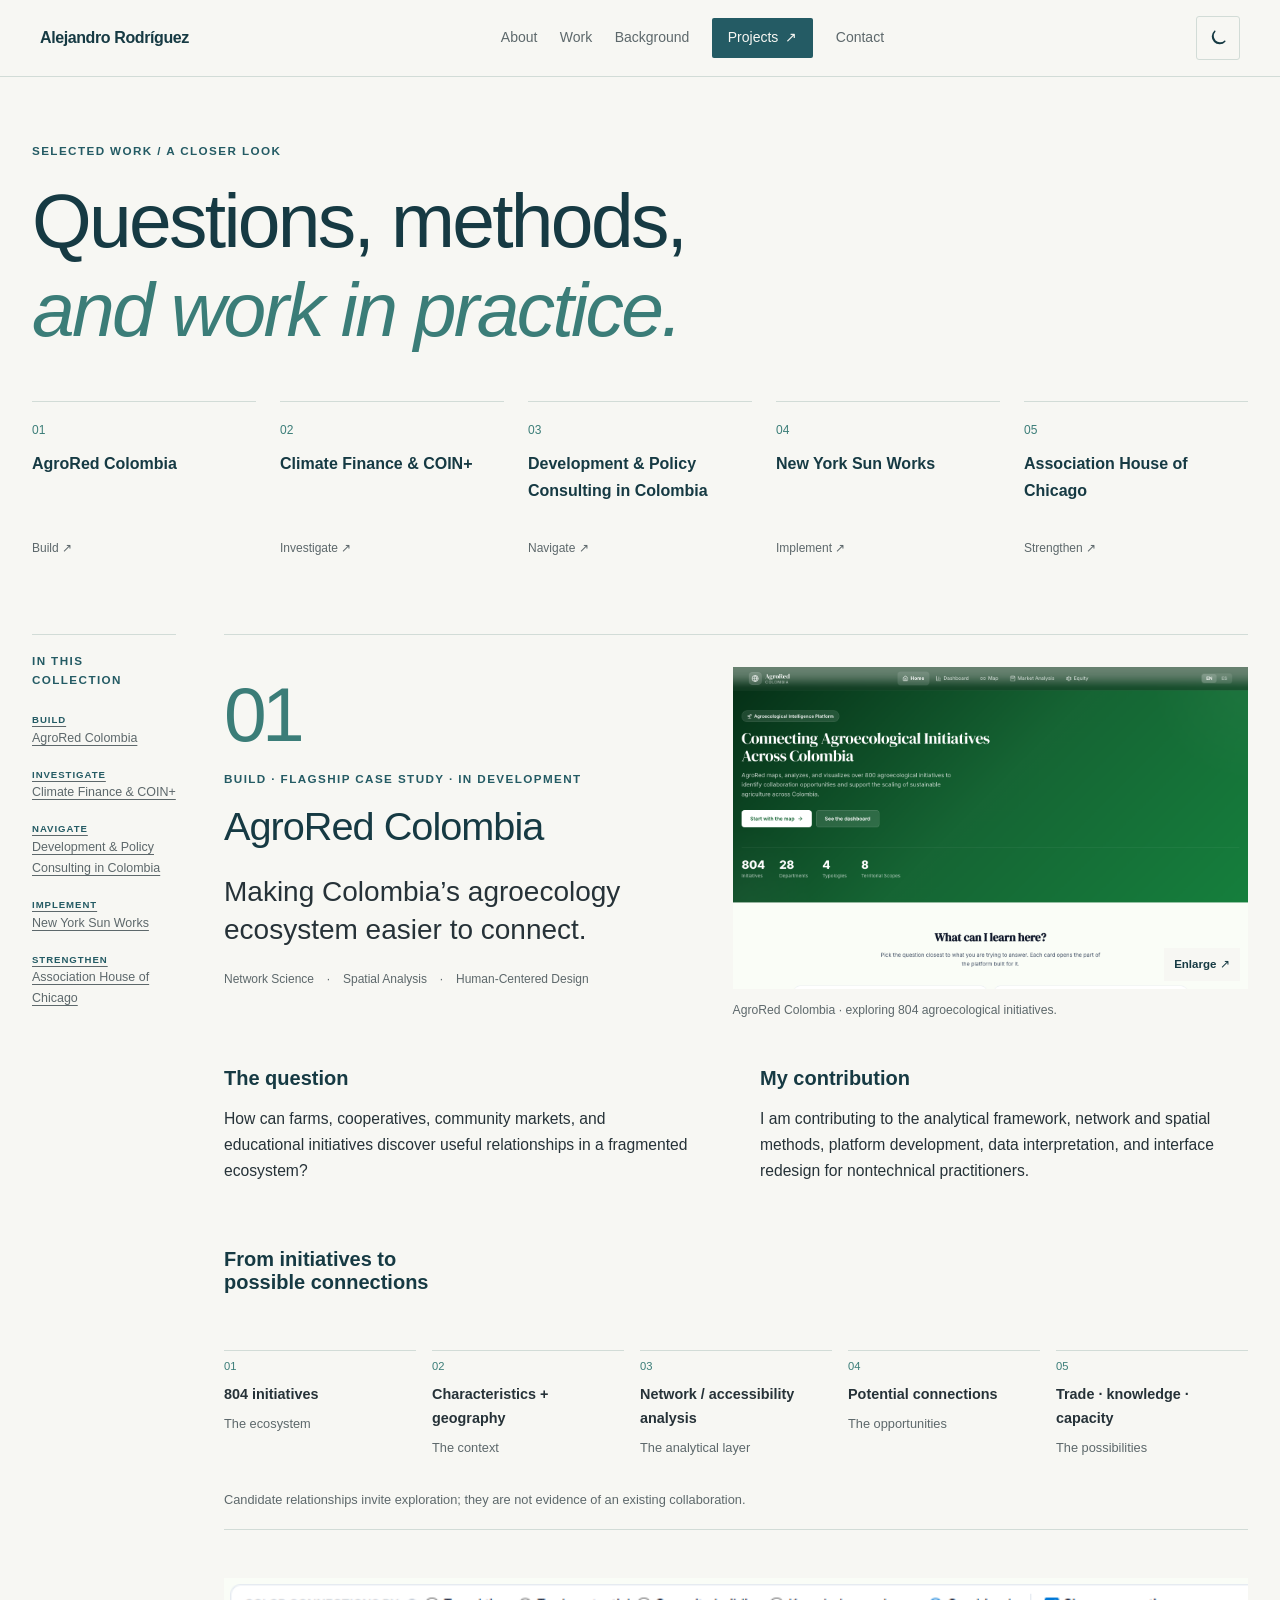
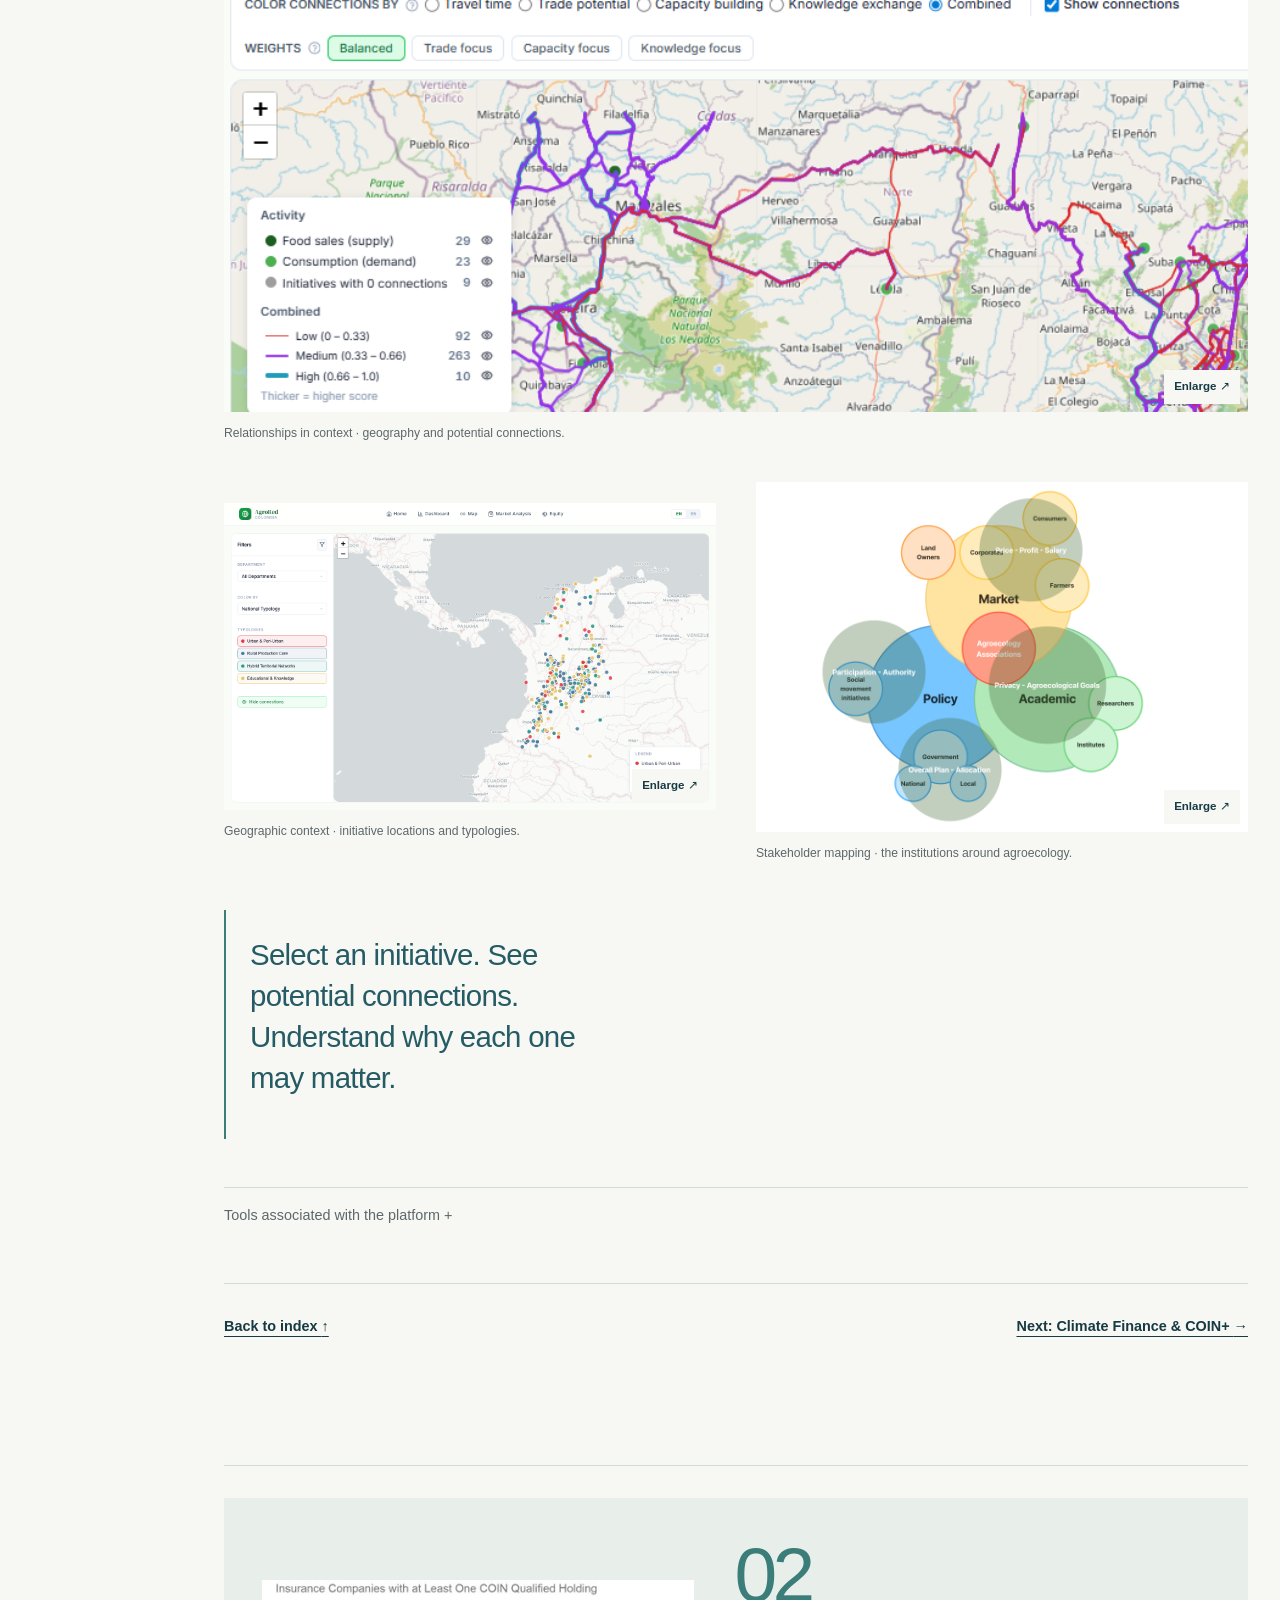
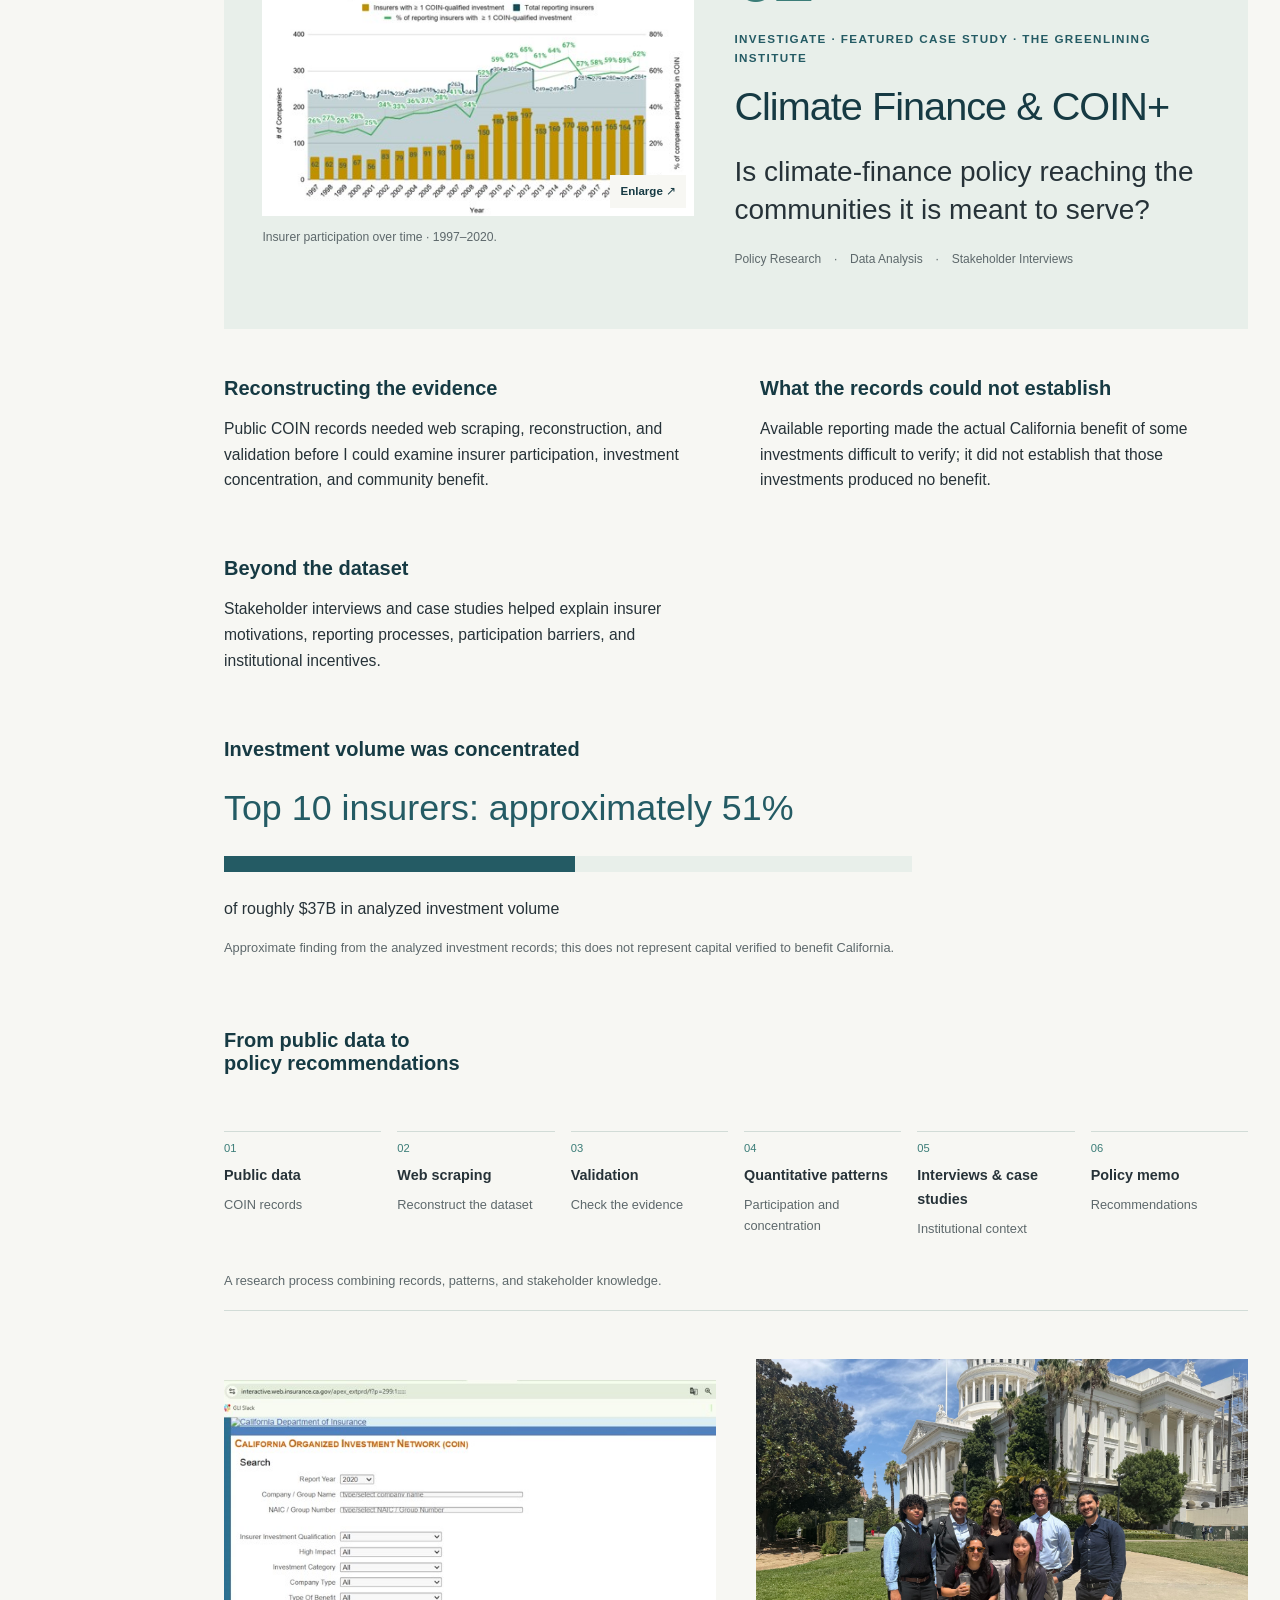
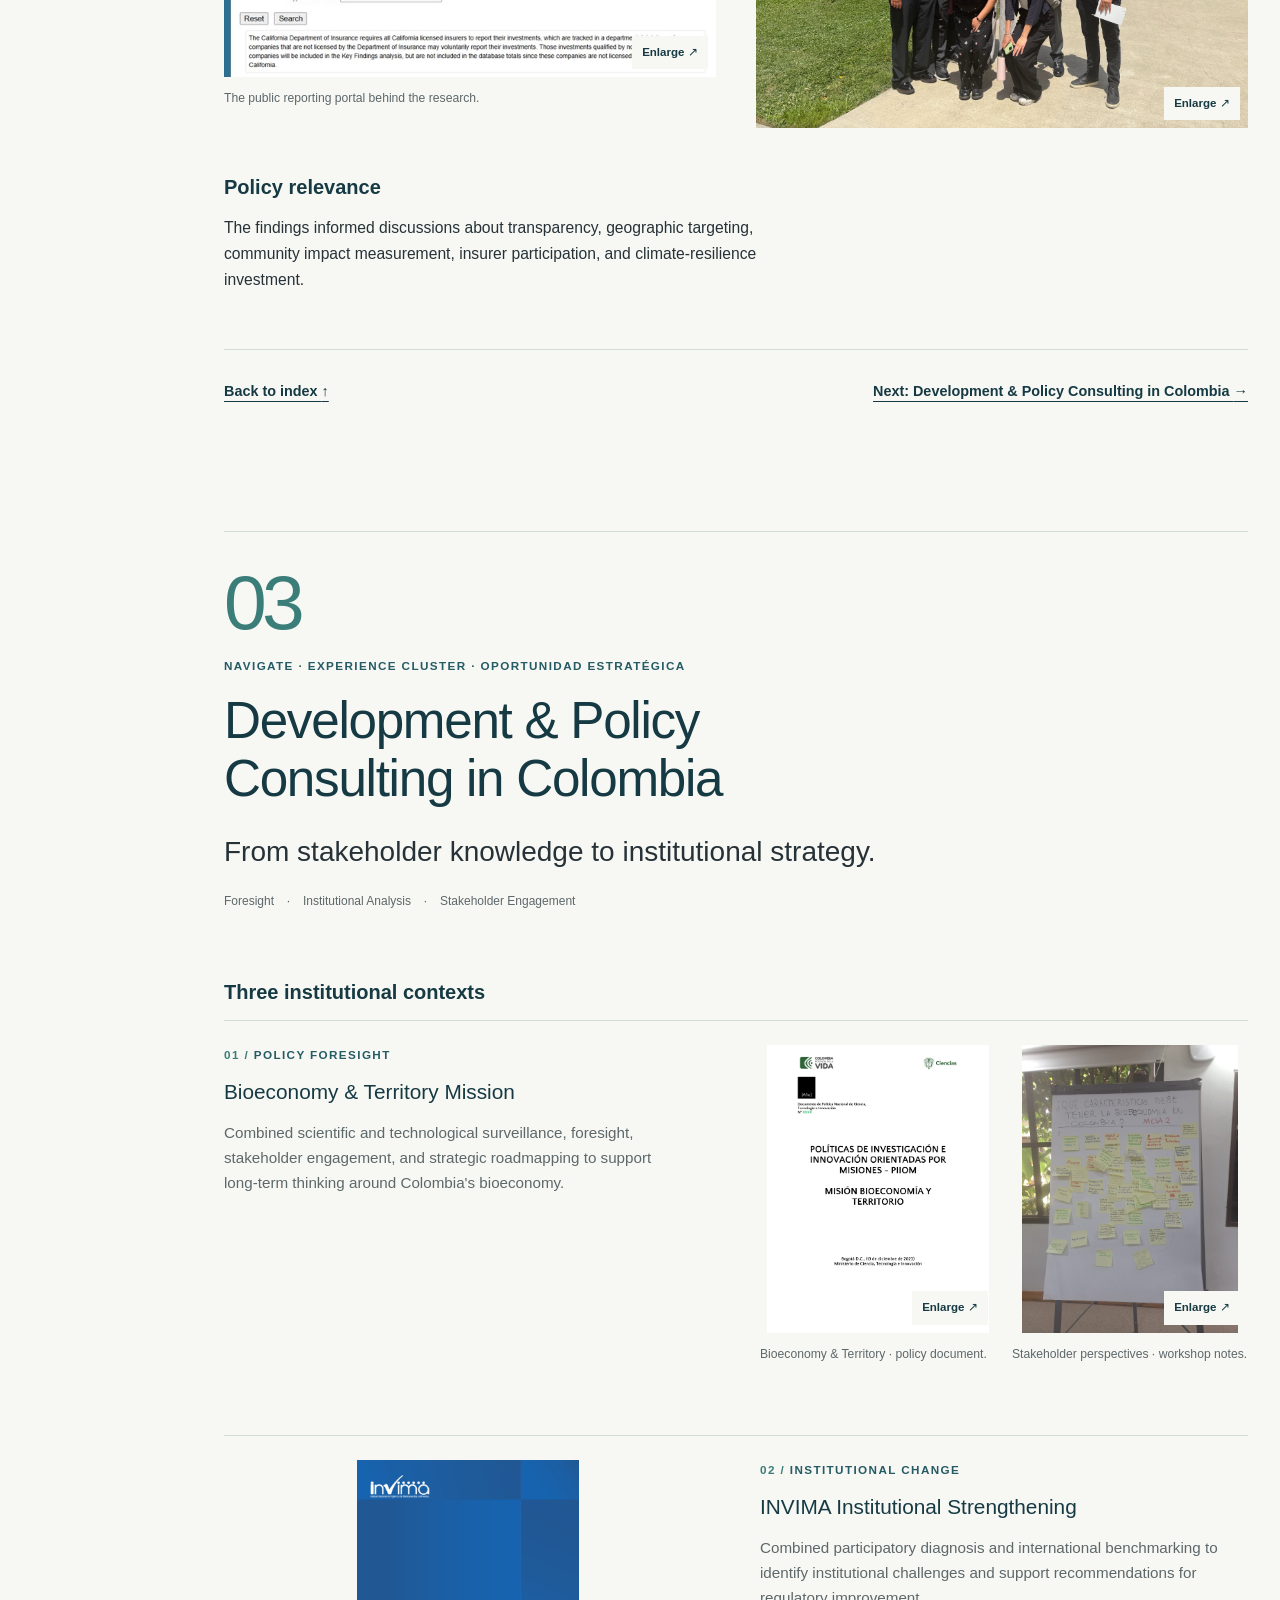
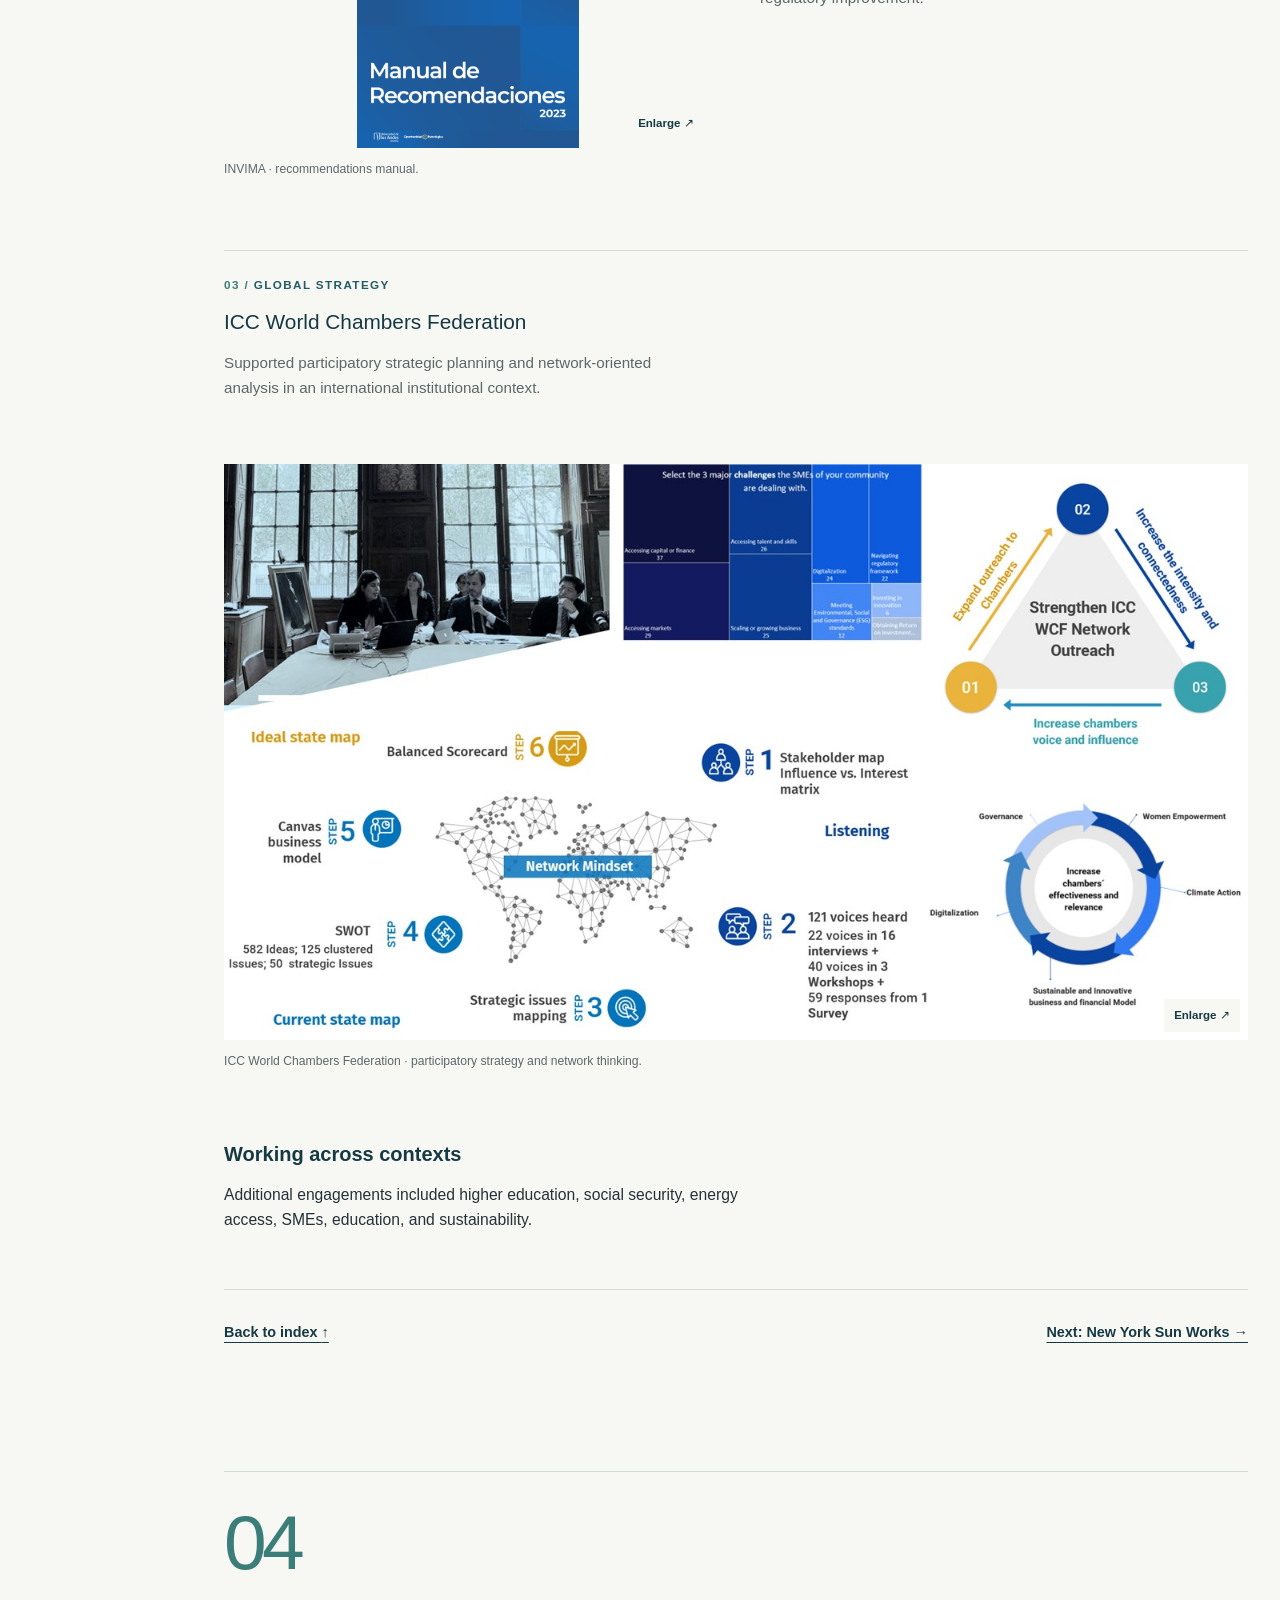
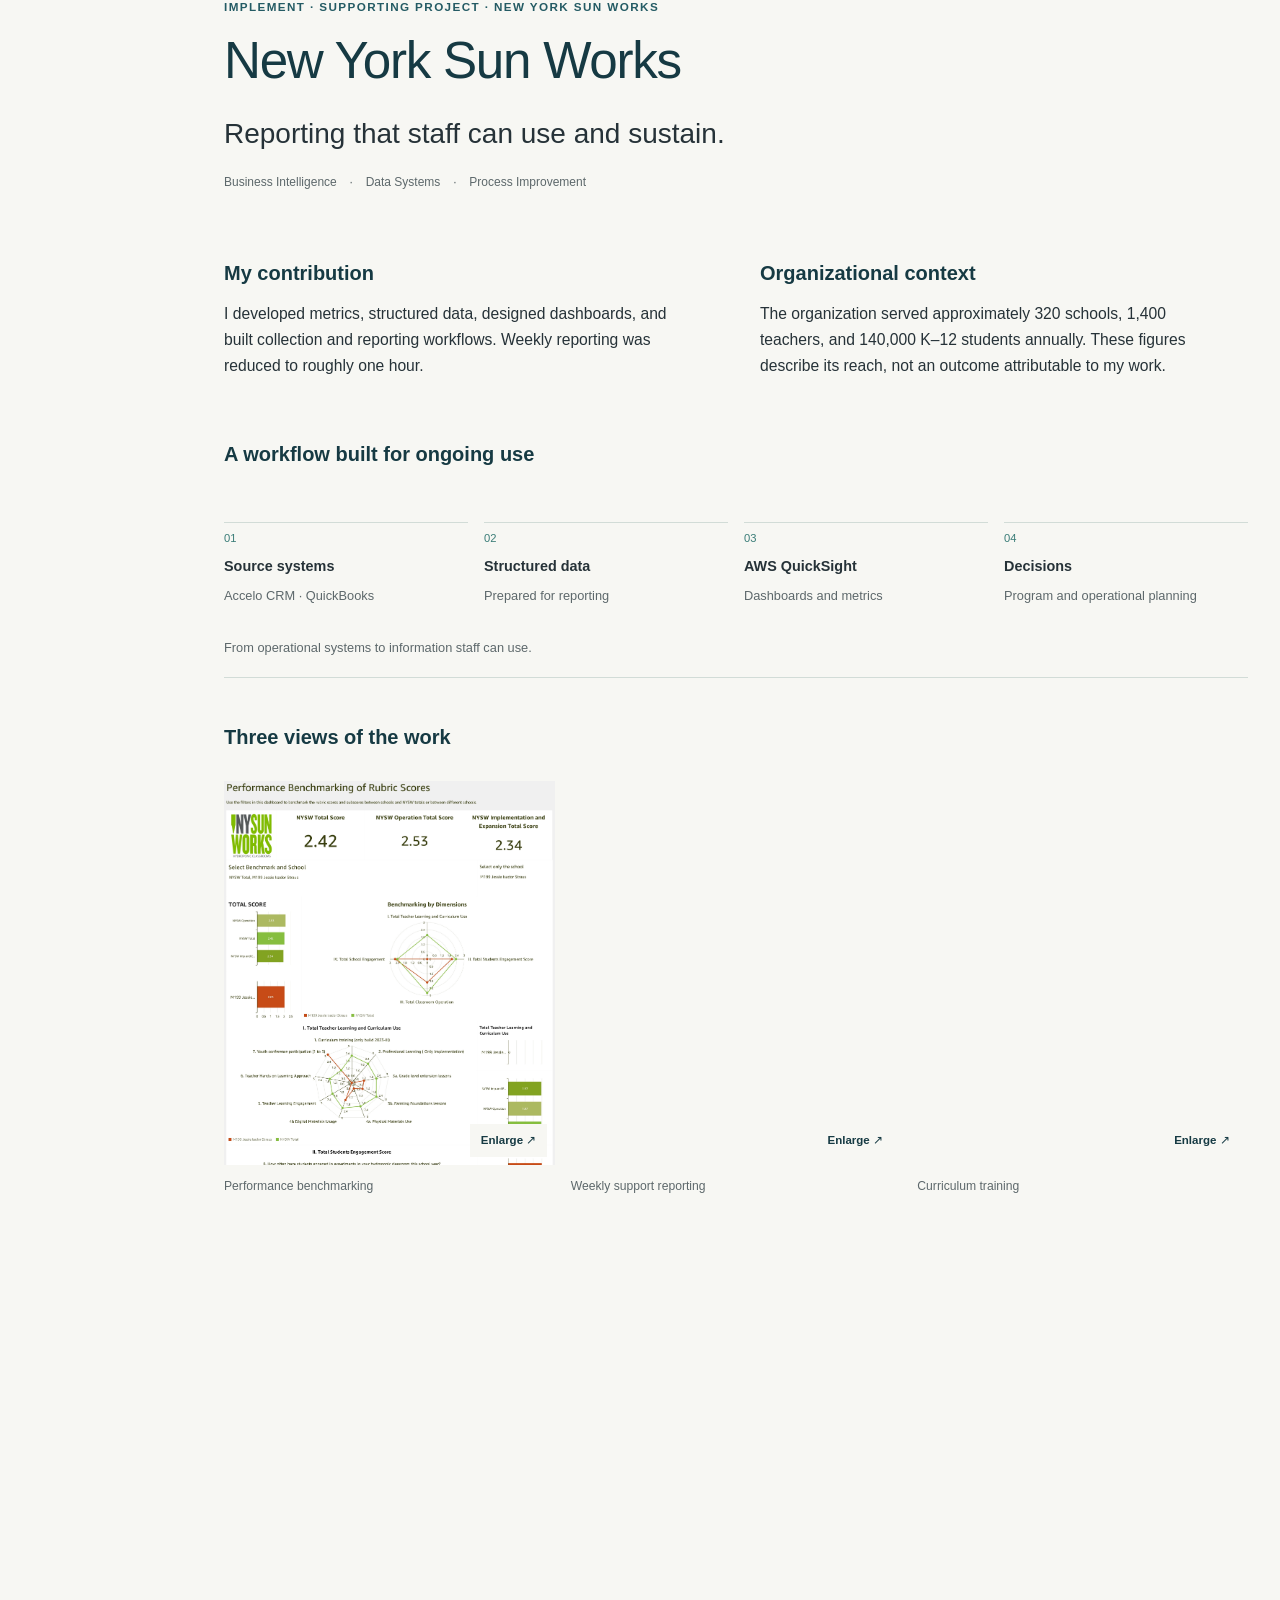
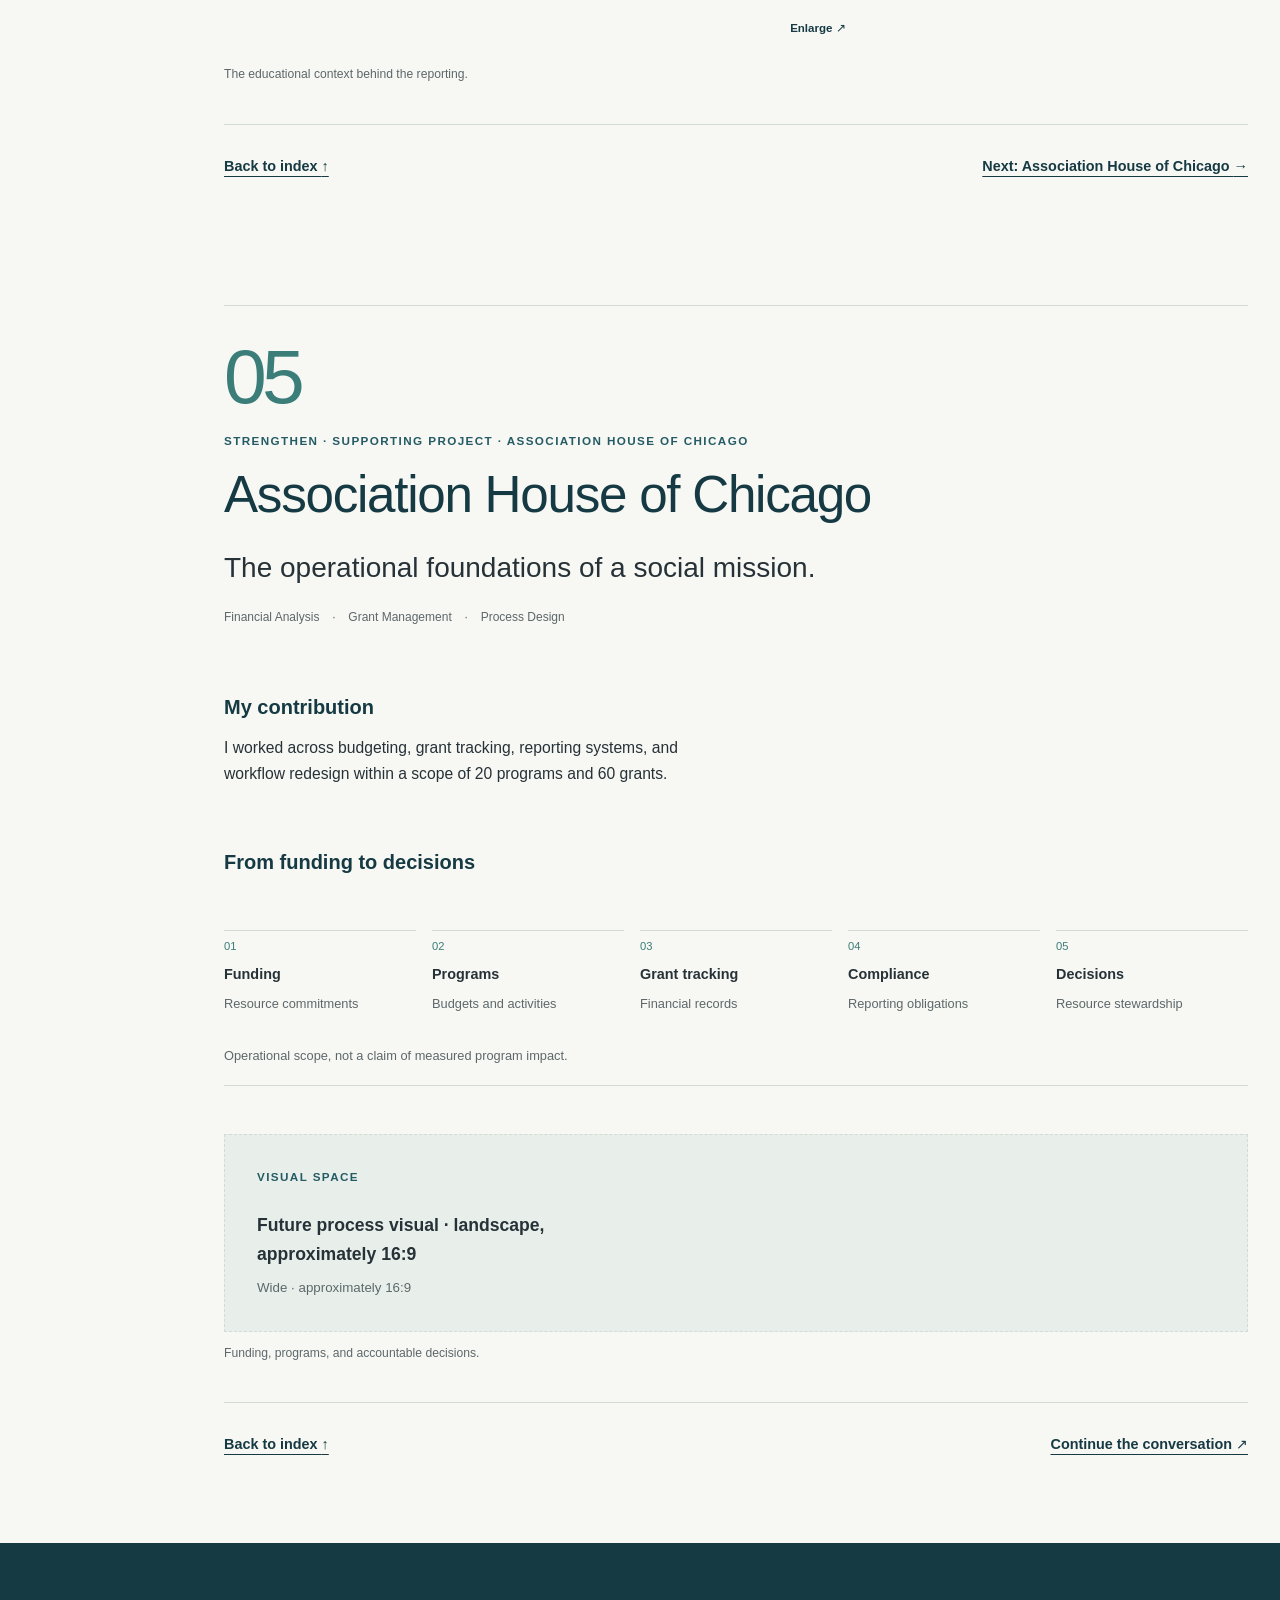
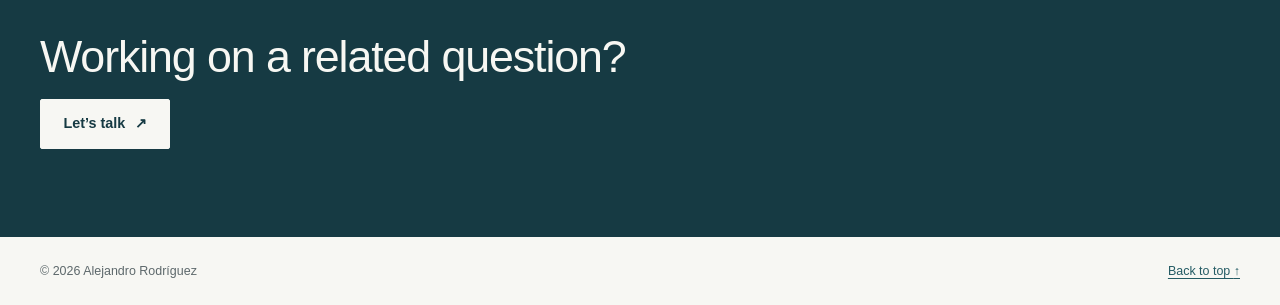
<file: projects.html>
<!DOCTYPE html>
<html lang="en">
<head>
    <meta charset="UTF-8">
    <meta name="viewport" content="width=device-width, initial-scale=1.0">
    <meta name="description" content="A closer look at agroecology networks, climate-finance policy research, institutional strategy, and nonprofit data systems.">
    <meta name="theme-color" content="#163A43">
    <title>Projects | Alejandro Rodríguez</title>
    <link rel="preconnect" href="https://cdn.fontshare.com" crossorigin>
    <script src="js/theme.js"></script>
    <link rel="stylesheet" href="css/base.css">
    <link rel="stylesheet" href="css/layout.css">
    <link rel="stylesheet" href="css/components.css">
    <link rel="stylesheet" href="css/responsive.css">
    <!-- Data loads first; both scripts wait for the HTML. -->
    <script src="js/data.js" defer></script>
    <script src="js/display.js" defer></script>
</head>
<body class="projects-page">
    <a class="skip-link" href="#main-content">Skip to content</a>
    <header class="site-header">
        <div class="container nav-shell">
            <a class="brand" href="index.html" aria-label="Alejandro Rodríguez, home" data-owner="name">Alejandro Rodríguez</a>
            <button class="menu-button" type="button" aria-expanded="false" aria-controls="site-navigation" hidden>Menu <span class="menu-icon" aria-hidden="true"></span></button>
            <nav id="site-navigation" class="site-navigation" aria-label="Main navigation">
                <ul class="nav-links">
                    <li><a href="index.html#about">About</a></li>
                    <li><a href="index.html#work">Work</a></li>
                    <li><a href="index.html#background">Background</a></li>
                    <li><a class="nav-projects" href="projects.html" aria-current="page">Projects <span aria-hidden="true">↗</span></a></li>
                    <li><a href="index.html#contact">Contact</a></li>
                </ul>
            </nav>
            <button class="theme-toggle" type="button" aria-label="Dark mode" aria-pressed="false" hidden>
                <svg class="theme-icon theme-icon-moon" viewBox="0 0 24 24" fill="none" stroke="currentColor" stroke-width="1.7" stroke-linecap="round" stroke-linejoin="round" aria-hidden="true"><path d="M20.2 15.8A8.5 8.5 0 0 1 8.2 3.8a8.5 8.5 0 1 0 12 12Z"/></svg>
                <svg class="theme-icon theme-icon-sun" viewBox="0 0 24 24" fill="none" stroke="currentColor" stroke-width="1.7" stroke-linecap="round" aria-hidden="true"><circle cx="12" cy="12" r="3.7"/><path d="M12 2v2m0 16v2M4.93 4.93l1.42 1.42m11.3 11.3 1.42 1.42M2 12h2m16 0h2M4.93 19.07l1.42-1.42m11.3-11.3 1.42-1.42"/></svg>
            </button>
        </div>
    </header>
    <main id="main-content" tabindex="-1">
        <header class="container page-intro" id="case-studies-top">
            <p class="eyebrow">Selected work / A closer look</p>
            <h1>Questions, methods,<br><em>and work in practice.</em></h1>
            <nav class="project-directory" aria-label="Project chapters"><ol id="project-directory"></ol></nav>
        </header>
        <div class="container case-layout">
            <aside class="case-index"><nav aria-label="Case study index"><p class="eyebrow">In this collection</p><ol id="case-study-index"></ol></nav></aside>
            <div id="case-studies" class="case-studies"><noscript><p>Enable JavaScript to read the case studies, or <a href="assets/CVAlejandroRodriguezHernandez09072026.pdf">view my CV</a>.</p></noscript></div>
        </div>
        <section class="section contact-section" aria-labelledby="project-contact-title"><div class="container"><h2 id="project-contact-title">Working on a related question?</h2><a class="button" href="index.html#contact">Let’s talk <span aria-hidden="true">↗</span></a></div></section>
    </main>
    <footer class="site-footer"><div class="container footer-row">
        <p>© <span data-year>2026</span> <span data-owner="name">Alejandro Rodríguez</span></p>
        <a href="#main-content">Back to top <span aria-hidden="true">↑</span></a>
    </div></footer>
</body>
</html>
</file>
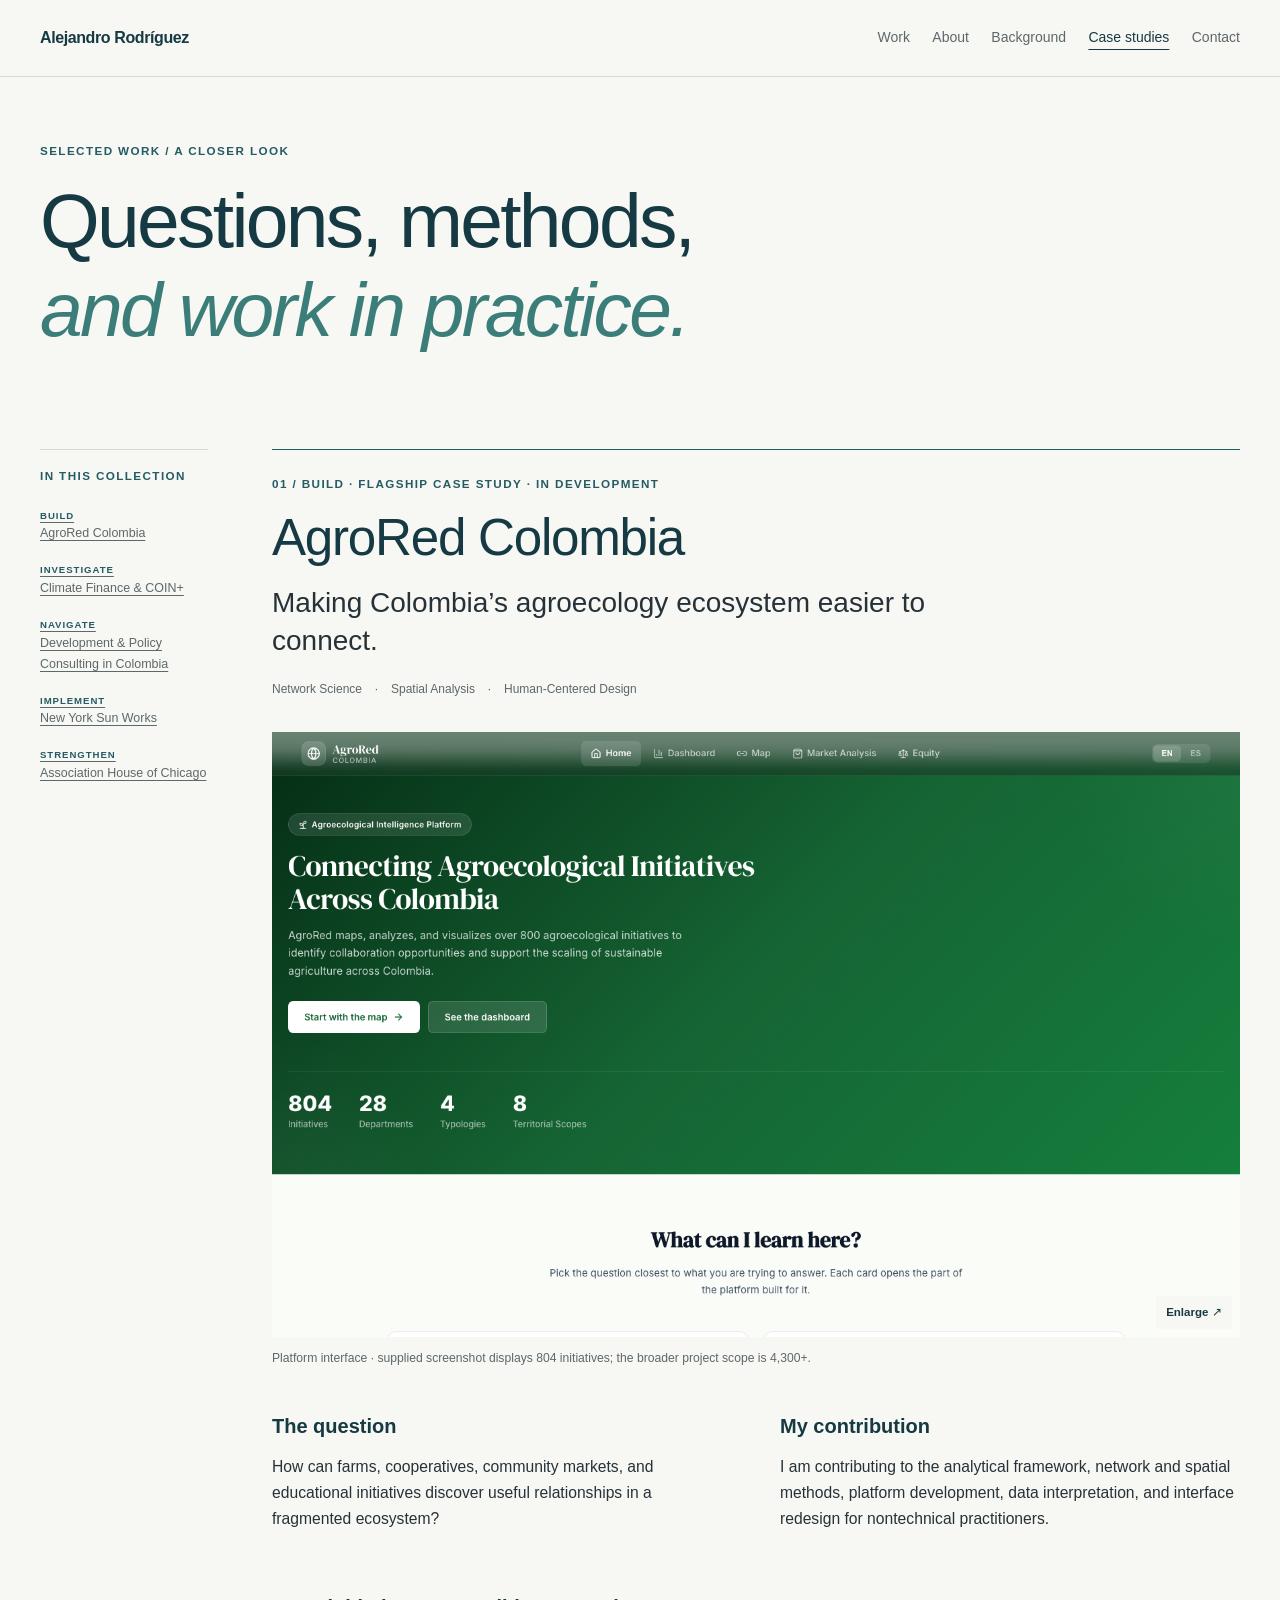
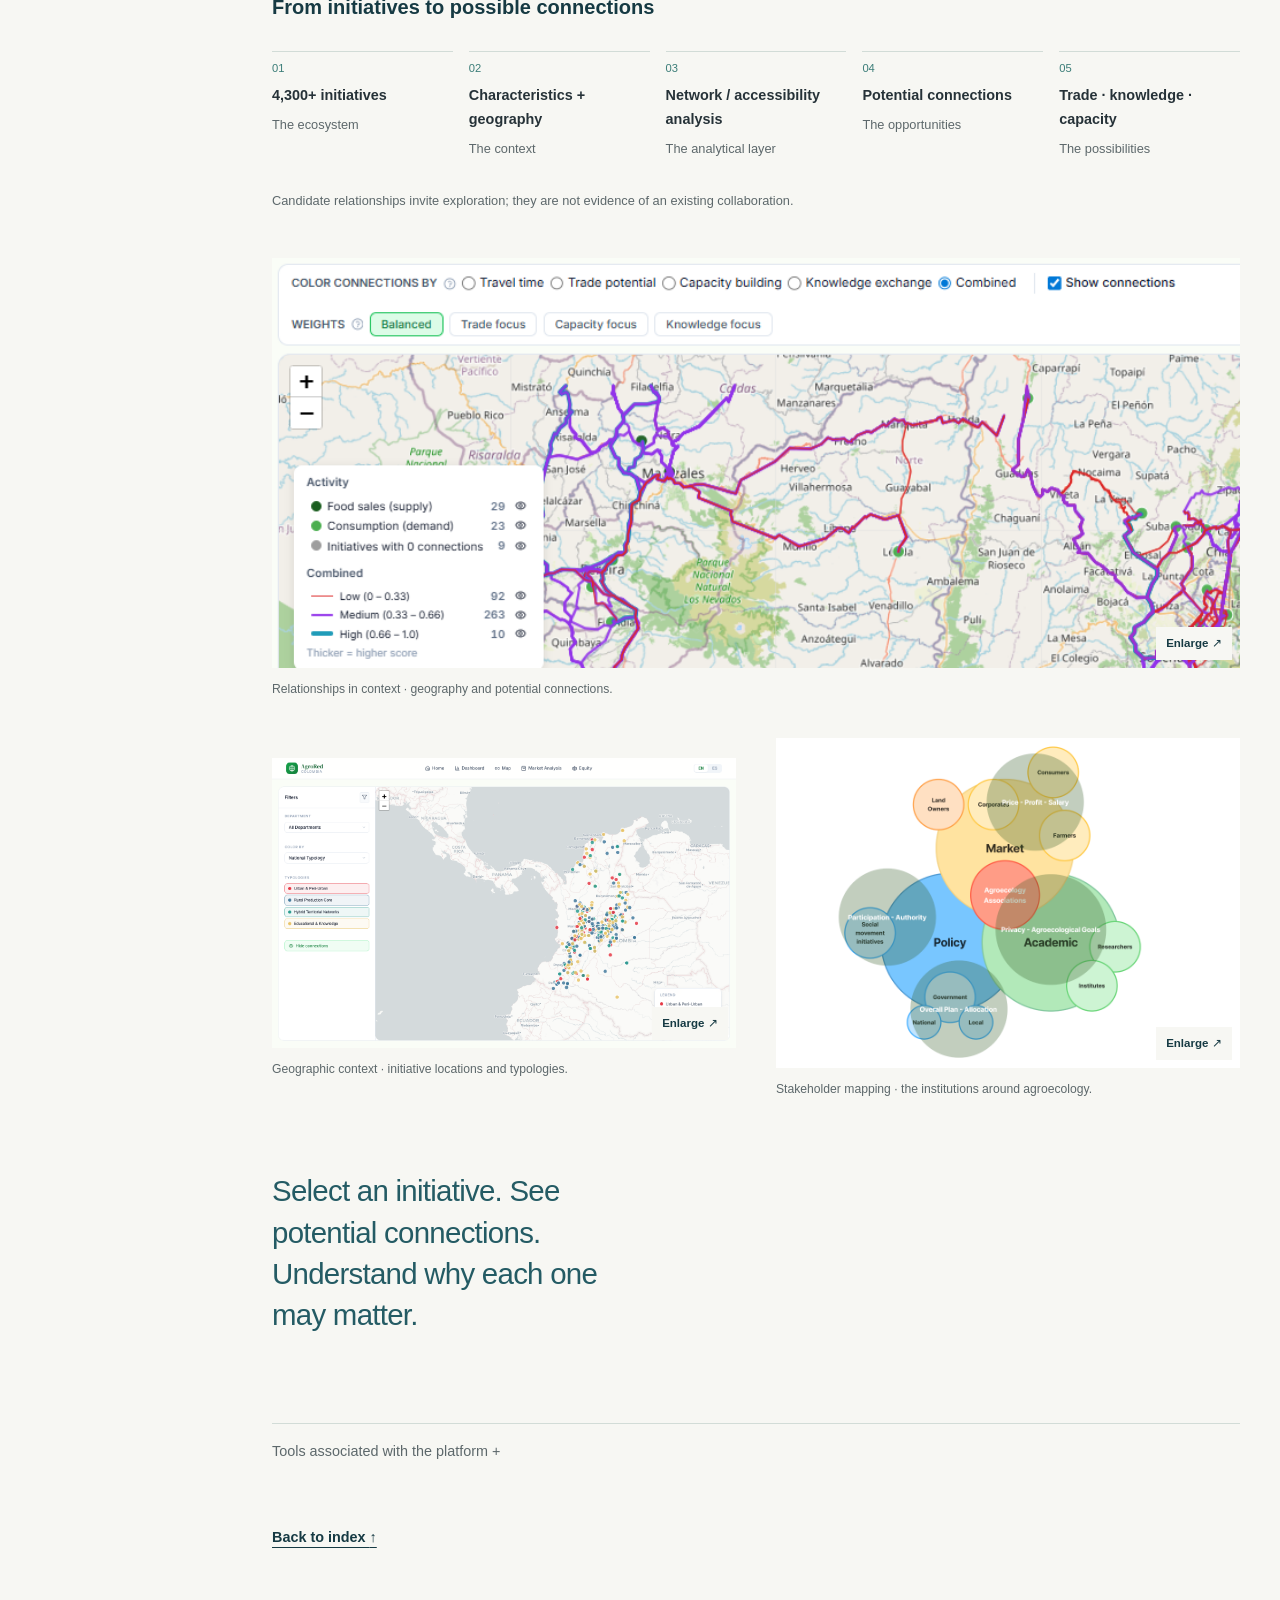
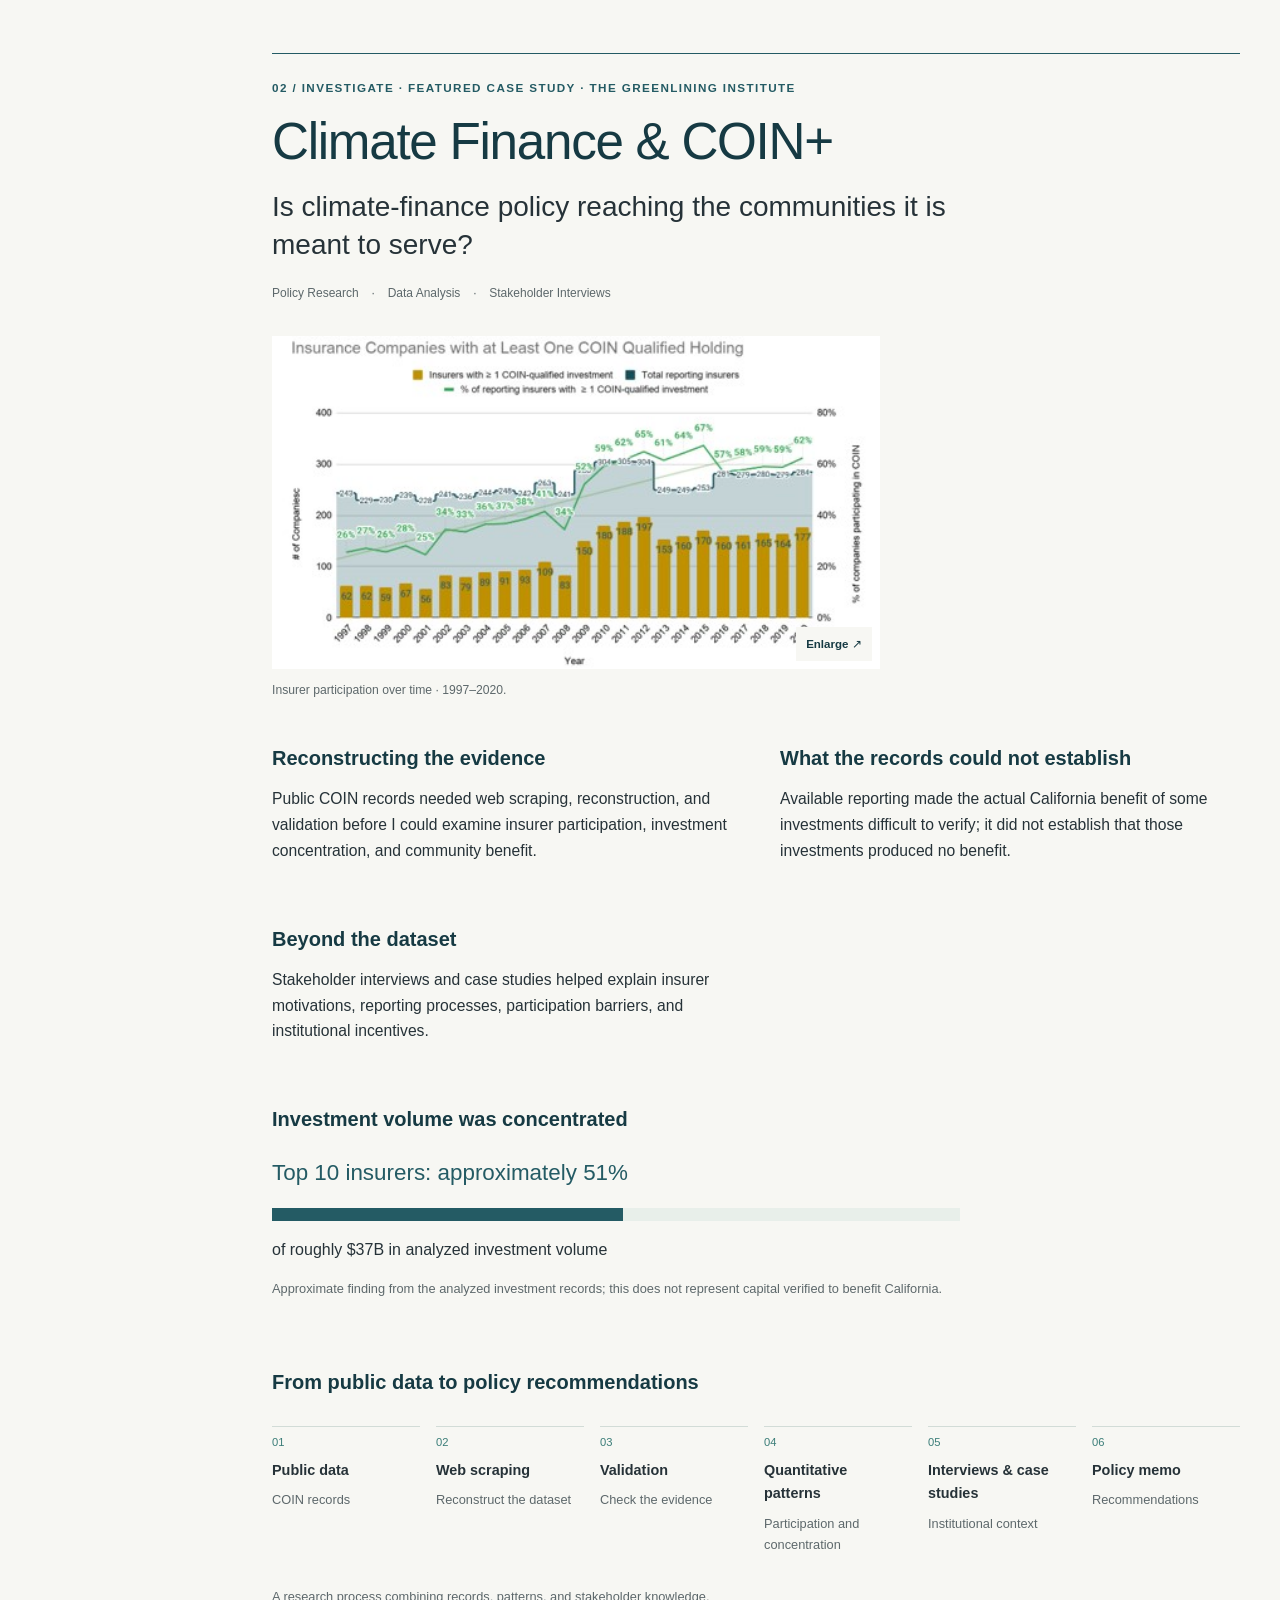
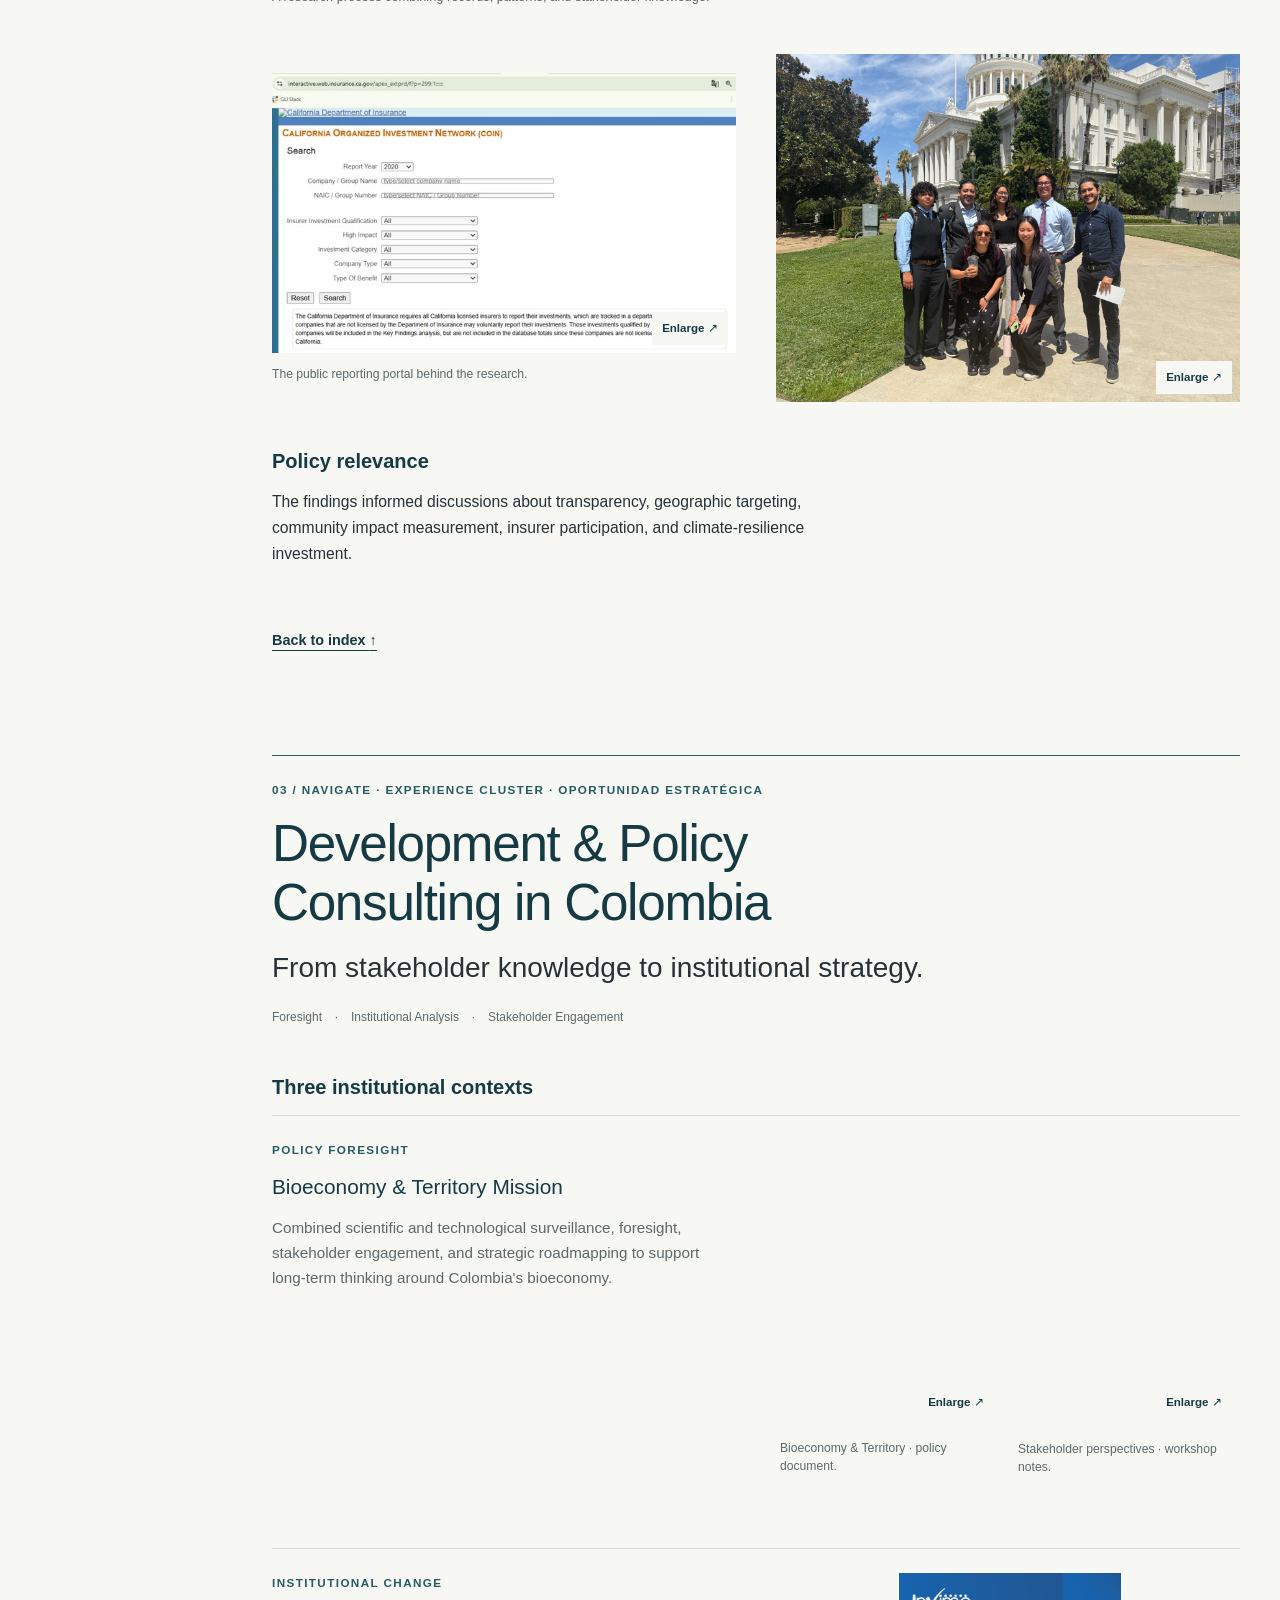
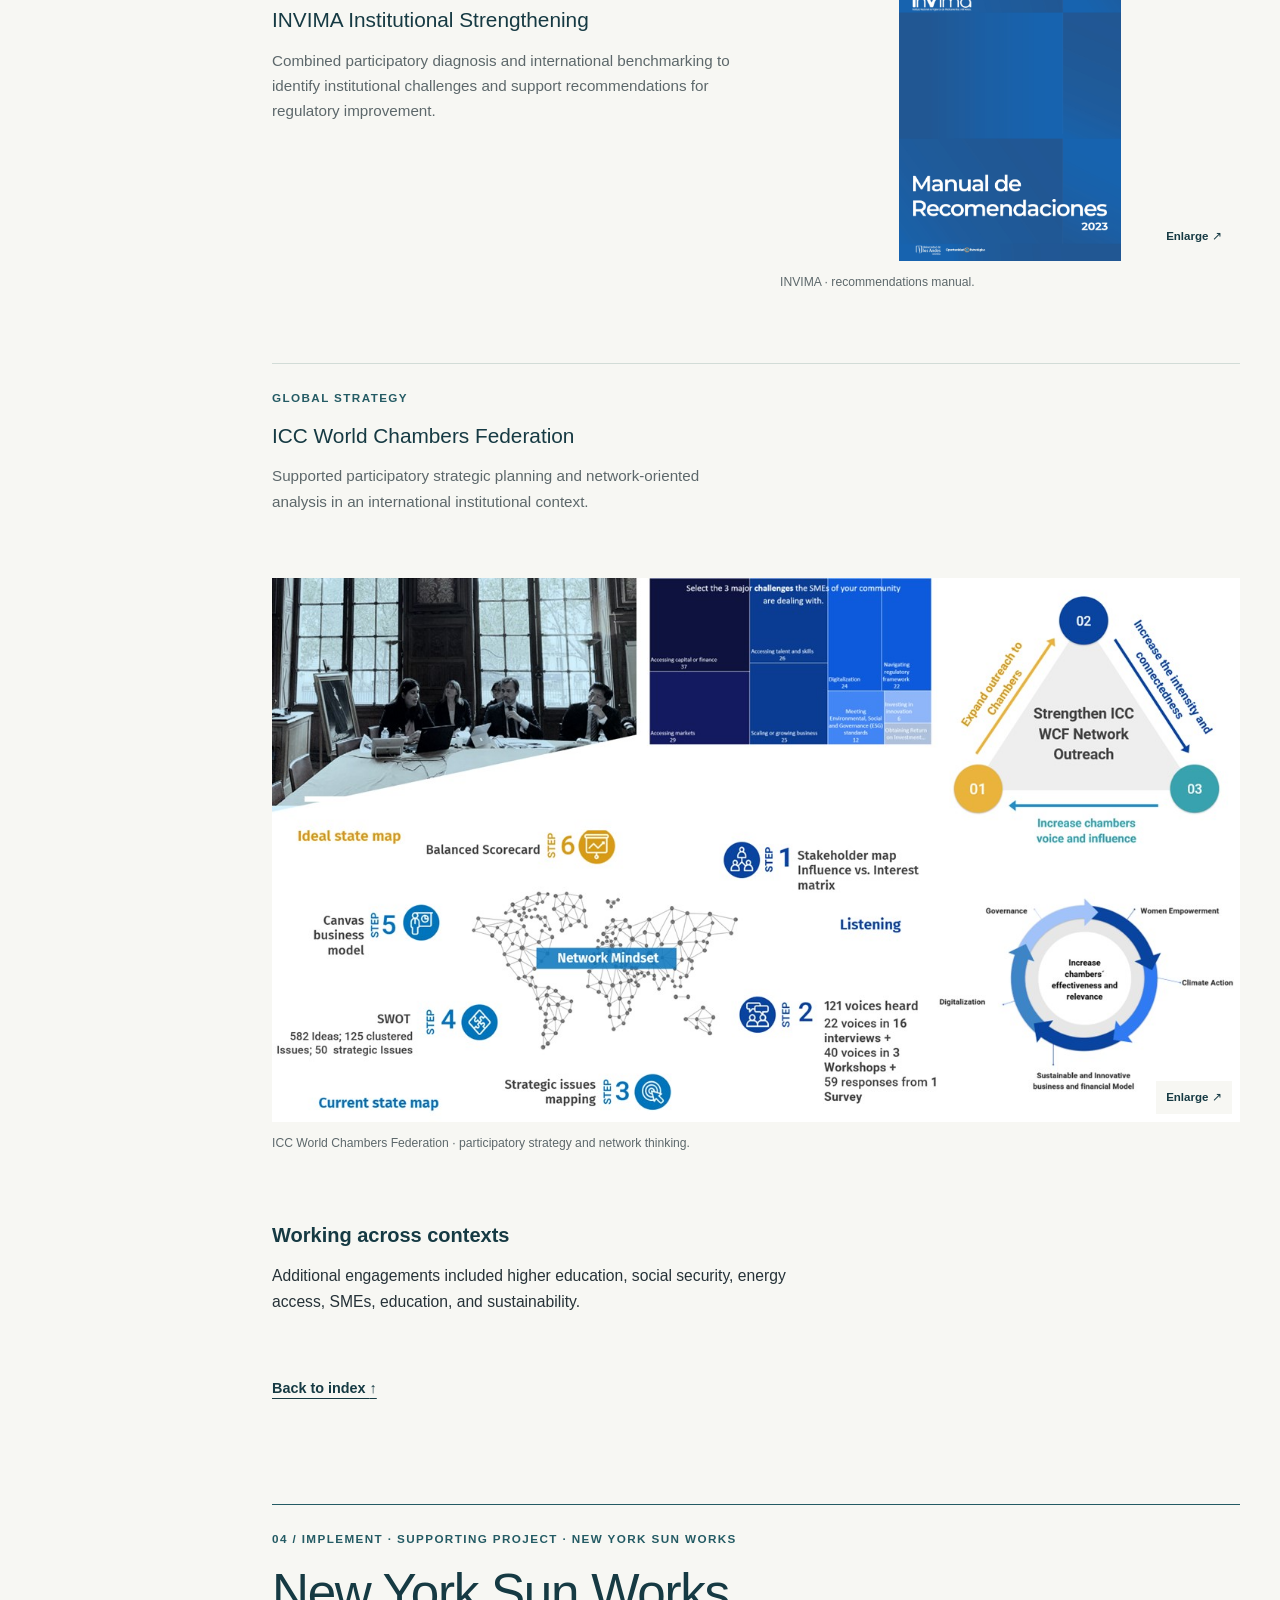
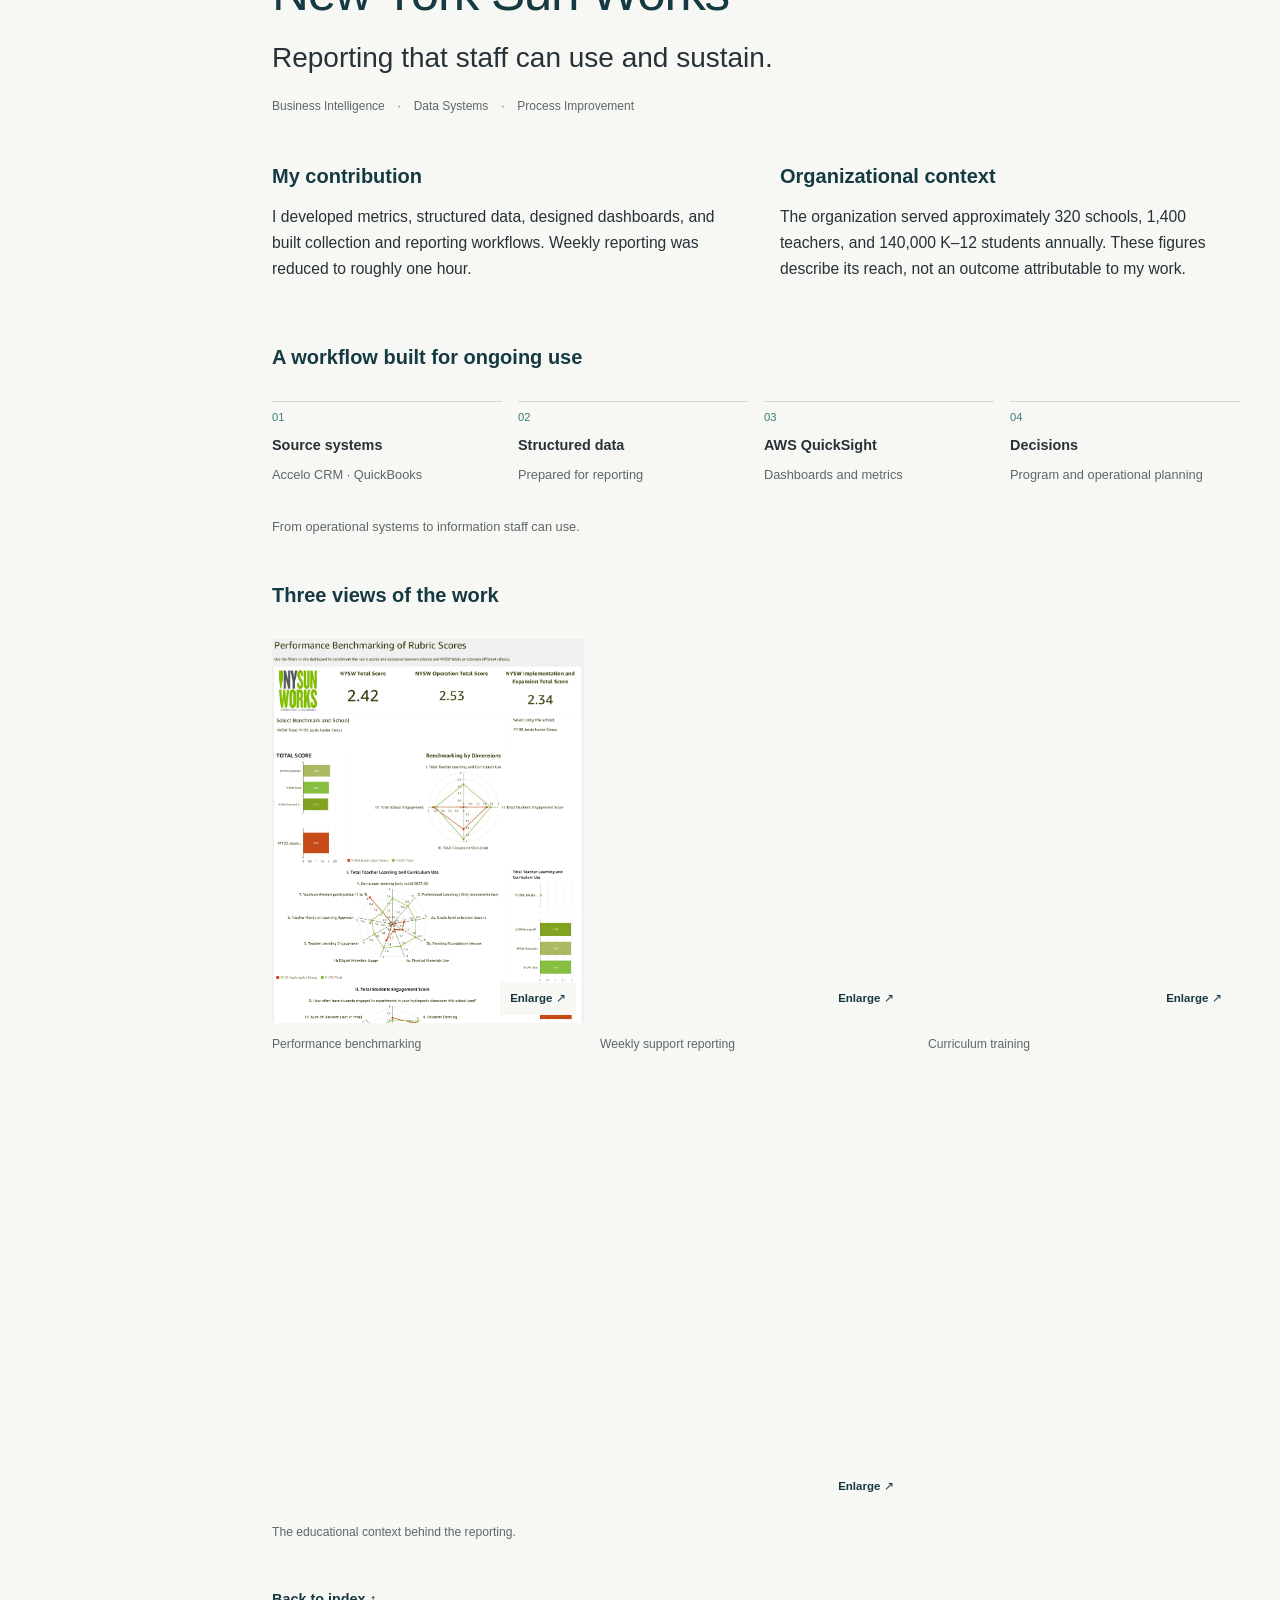
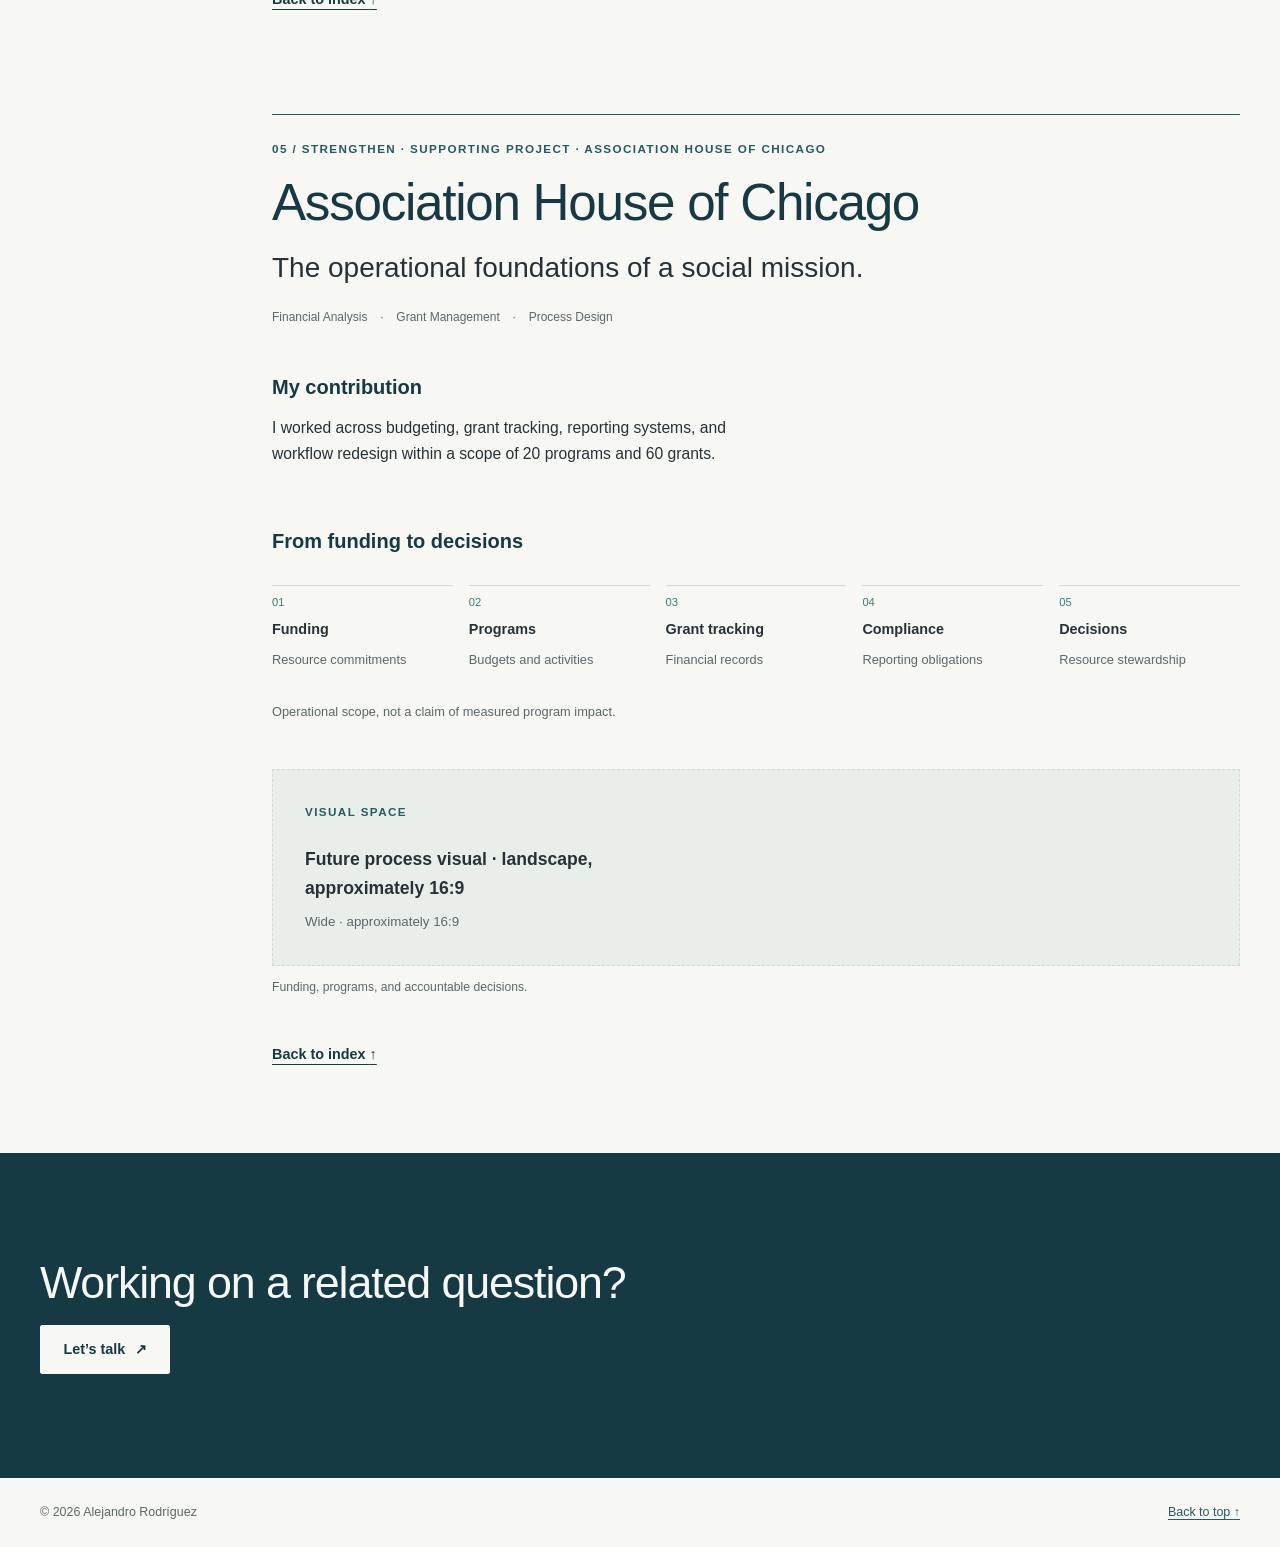
<file: .portfolio-preview/projects.html>
<!DOCTYPE html>
<html lang="en">
<head>
    <meta charset="UTF-8">
    <meta name="viewport" content="width=device-width, initial-scale=1.0">
    <meta name="description" content="A closer look at agroecology networks, climate-finance policy research, institutional strategy, and nonprofit data systems.">
    <meta name="theme-color" content="#163A43">
    <title>Case Studies | Alejandro Rodríguez</title>
    <link rel="preconnect" href="https://cdn.fontshare.com" crossorigin>
    <link rel="stylesheet" href="css/base.css">
    <link rel="stylesheet" href="css/layout.css">
    <link rel="stylesheet" href="css/components.css">
    <link rel="stylesheet" href="css/responsive.css">
    <!-- Data loads first; both scripts wait for the HTML. -->
    <script src="js/data.js" defer></script>
    <script src="js/display.js" defer></script>
</head>
<body data-asset-base="../">
    <a class="skip-link" href="#main-content">Skip to content</a>
    <header class="site-header">
        <div class="container nav-shell">
            <a class="brand" href="index.html" aria-label="Alejandro Rodríguez, home" data-owner="name">Alejandro Rodríguez</a>
            <button class="menu-button" type="button" aria-expanded="false" aria-controls="site-navigation" hidden>Menu <span class="menu-icon" aria-hidden="true"></span></button>
            <nav id="site-navigation" class="site-navigation" aria-label="Main navigation">
                <ul class="nav-links">
                    <li><a href="index.html#work">Work</a></li>
                    <li><a href="index.html#about">About</a></li>
                    <li><a href="index.html#experience">Background</a></li>
                    <li><a href="projects.html" aria-current="page">Case studies</a></li>
                    <li><a href="index.html#contact">Contact</a></li>
                </ul>
            </nav>
        </div>
    </header>
    <main id="main-content" tabindex="-1">
        <header class="container page-intro" id="case-studies-top"><p class="eyebrow">Selected work / A closer look</p><h1>Questions, methods,<br><em>and work in practice.</em></h1></header>
        <div class="container case-layout">
            <aside class="case-index"><nav aria-label="Case study index"><p class="eyebrow">In this collection</p><ol id="case-study-index"></ol></nav></aside>
            <div id="case-studies" class="case-studies"><noscript><p>Enable JavaScript to read the case studies, or <a href="../assets/CVAlejandroRodriguezHernandez09072026.pdf">view my CV</a>.</p></noscript></div>
        </div>
        <section class="section contact-section" aria-labelledby="project-contact-title"><div class="container"><h2 id="project-contact-title">Working on a related question?</h2><a class="button" href="index.html#contact">Let’s talk <span aria-hidden="true">↗</span></a></div></section>
    </main>
    <footer class="site-footer"><div class="container footer-row">
        <p>© <span data-year>2026</span> <span data-owner="name">Alejandro Rodríguez</span></p>
        <a href="#main-content">Back to top <span aria-hidden="true">↑</span></a>
    </div></footer>
</body>
</html>
</file>
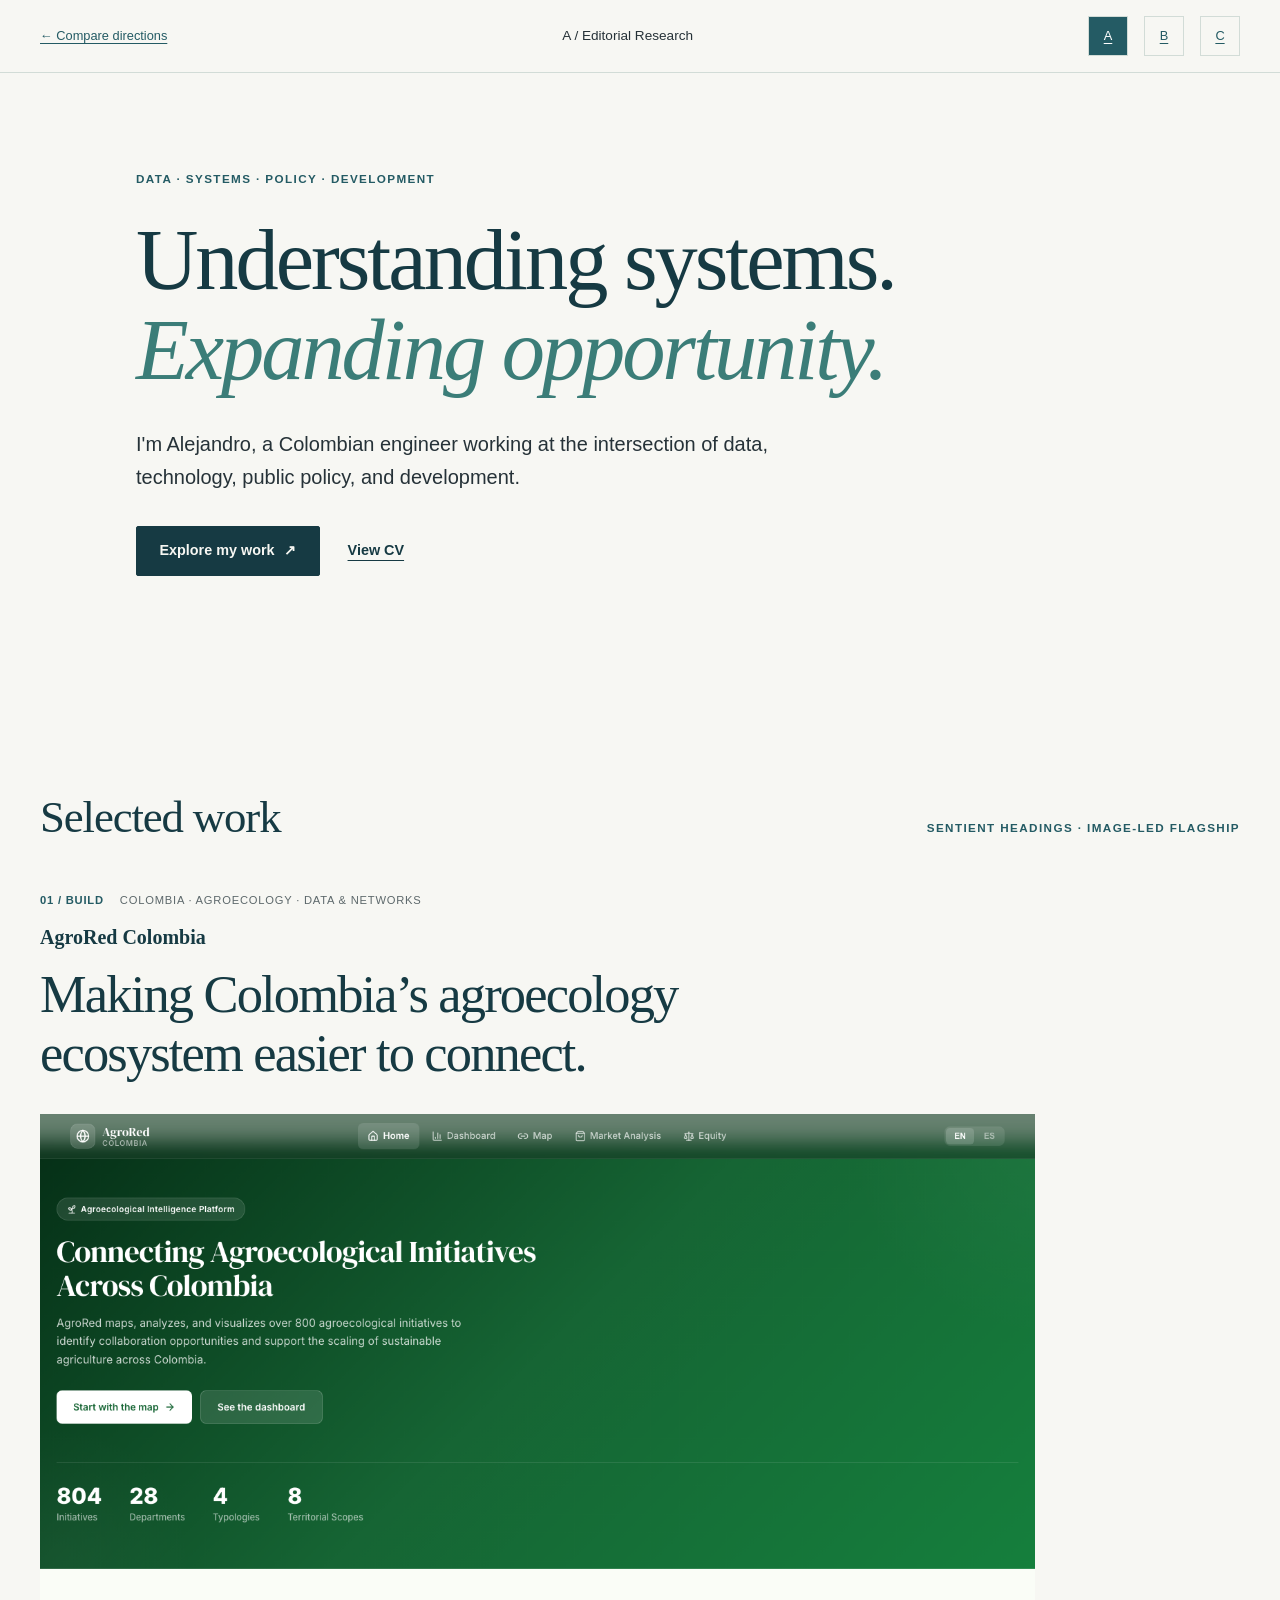
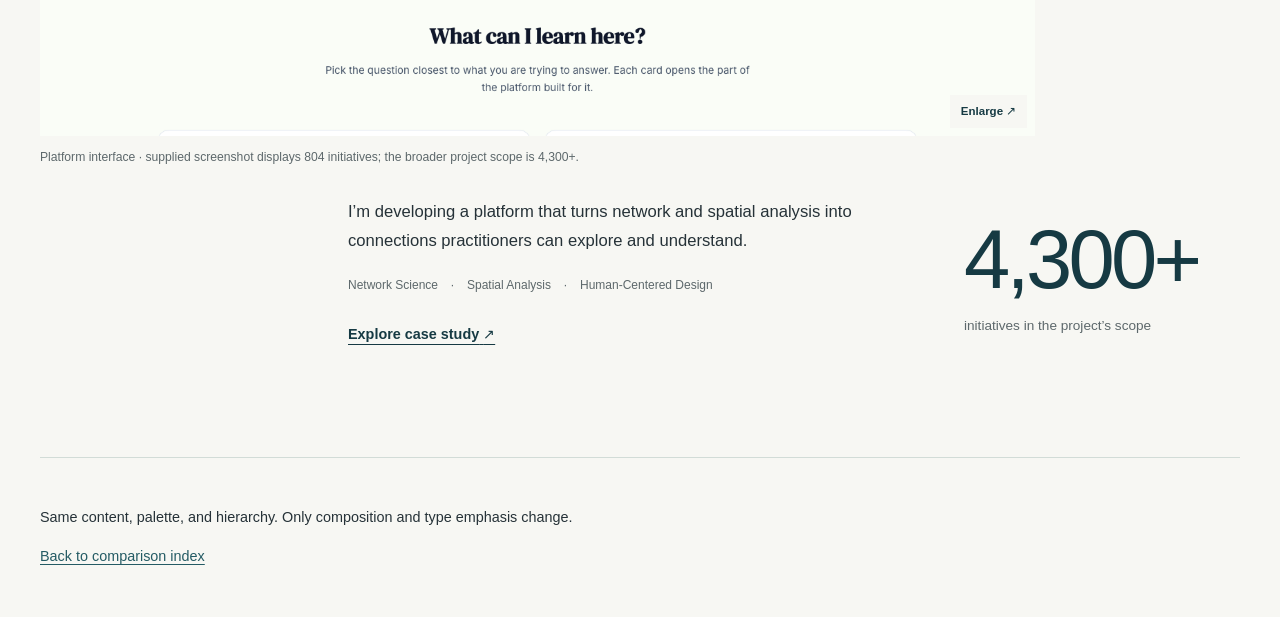
<file: .portfolio-preview/directions/a.html>
<!DOCTYPE html>
<html lang="en">
<head>
    <meta charset="UTF-8">
    <meta name="viewport" content="width=device-width, initial-scale=1.0">
    <meta name="description" content="A focused Hero and AgroRed visual direction for Alejandro Rodríguez.">
    <meta name="theme-color" content="#163A43">
    <title>Editorial Research | Design Comparison</title>
    <link rel="preconnect" href="https://cdn.fontshare.com" crossorigin>
    <link rel="stylesheet" href="../css/base.css">
    <link rel="stylesheet" href="../css/layout.css">
    <link rel="stylesheet" href="../css/components.css">
    <link rel="stylesheet" href="../css/responsive.css">
    <!-- Data loads first; both scripts wait for the HTML. -->
    <script src="../js/data.js" defer></script>
    <script src="../js/display.js" defer></script>
    <link rel="stylesheet" href="fonts.css">
    <link rel="stylesheet" href="directions.css">
</head>
<body class="direction-page direction-a" data-direction="a" data-asset-base="../../" data-site-base="../../">
    <a class="skip-link" href="#main-content">Skip to comparison</a>
    <header class="comparison-bar"><div class="container"><a href="index.html">← Compare directions</a><p>A / Editorial Research</p><nav aria-label="Visual directions"><a href="a.html" aria-current="page">A</a><a href="b.html" >B</a><a href="c.html" >C</a></nav></div></header>
    <main id="main-content" tabindex="-1">
        <section class="container hero" aria-labelledby="hero-title">
            <div class="hero-copy">
                <p class="eyebrow" data-hero="label">Data · Systems · Policy · Development</p>
                <h1 id="hero-title"><span data-hero="headline">Understanding systems.</span> <em data-hero="emphasis">Expanding opportunity.</em></h1>
                <p id="focus" class="hero-lead" data-owner="introduction">I'm Alejandro, a Colombian engineer working at the intersection of data, technology, public policy, and development.</p>
                <div class="button-row">
                    <a class="button" href="#work">Explore my work <span aria-hidden="true">↗</span></a>
                    <a class="text-link" href="../../assets/CVAlejandroRodriguezHernandez09072026.pdf" data-cv>View CV</a>
                </div>
            </div>
            <div id="hero-portrait" class="hero-portrait"></div>
            <div class="system-motif" aria-hidden="true"><i></i><i></i><i></i></div>
        </section>
        <section id="work" class="section"><div class="container"><header class="section-heading"><h2>Selected work</h2><p class="eyebrow">Sentient headings · image-led flagship</p></header><div id="selected-work" class="selected-grid"></div></div></section>
    </main><footer class="container comparison-footer"><p>Same content, palette, and hierarchy. Only composition and type emphasis change.</p><a href="index.html">Back to comparison index</a></footer></body></html>
</file>
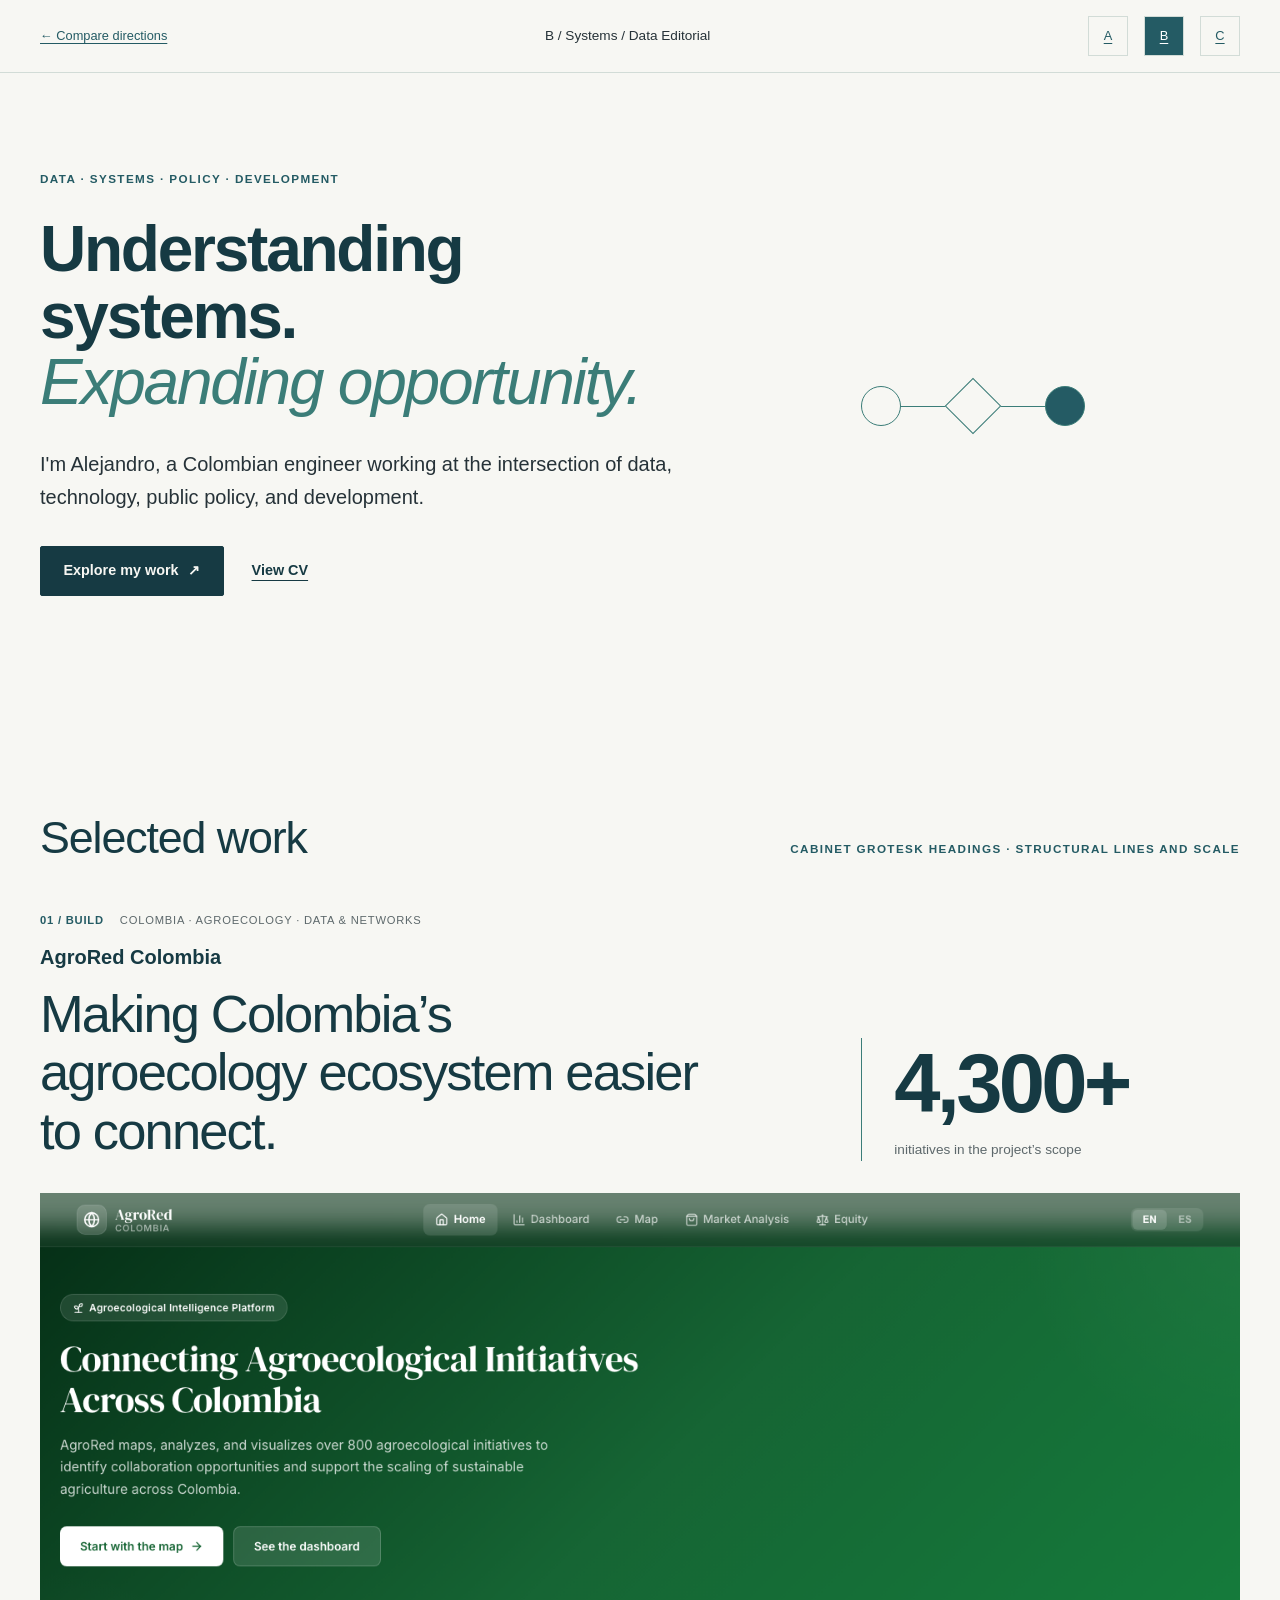
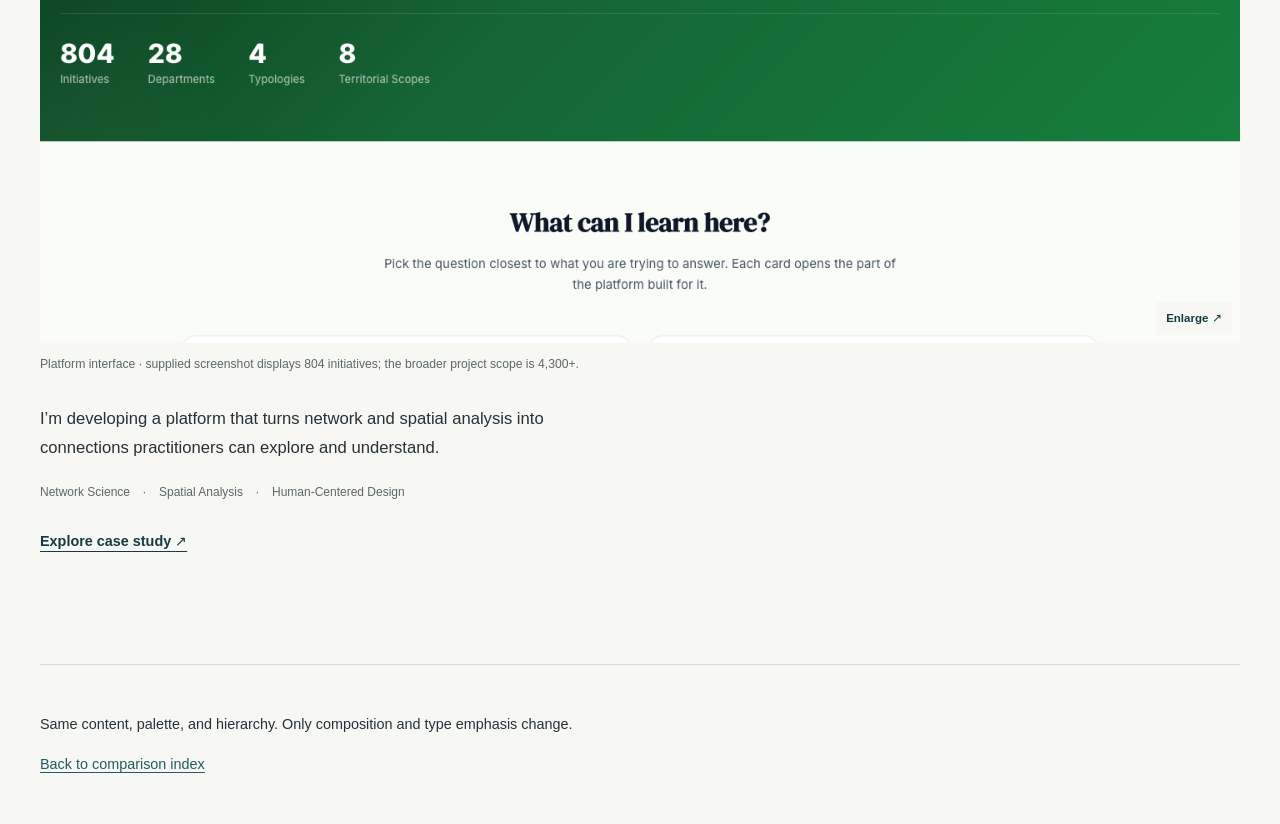
<file: .portfolio-preview/directions/b.html>
<!DOCTYPE html>
<html lang="en">
<head>
    <meta charset="UTF-8">
    <meta name="viewport" content="width=device-width, initial-scale=1.0">
    <meta name="description" content="A focused Hero and AgroRed visual direction for Alejandro Rodríguez.">
    <meta name="theme-color" content="#163A43">
    <title>Systems / Data Editorial | Design Comparison</title>
    <link rel="preconnect" href="https://cdn.fontshare.com" crossorigin>
    <link rel="stylesheet" href="../css/base.css">
    <link rel="stylesheet" href="../css/layout.css">
    <link rel="stylesheet" href="../css/components.css">
    <link rel="stylesheet" href="../css/responsive.css">
    <!-- Data loads first; both scripts wait for the HTML. -->
    <script src="../js/data.js" defer></script>
    <script src="../js/display.js" defer></script>
    <link rel="stylesheet" href="fonts.css">
    <link rel="stylesheet" href="directions.css">
</head>
<body class="direction-page direction-b" data-direction="b" data-asset-base="../../" data-site-base="../../">
    <a class="skip-link" href="#main-content">Skip to comparison</a>
    <header class="comparison-bar"><div class="container"><a href="index.html">← Compare directions</a><p>B / Systems / Data Editorial</p><nav aria-label="Visual directions"><a href="a.html" >A</a><a href="b.html" aria-current="page">B</a><a href="c.html" >C</a></nav></div></header>
    <main id="main-content" tabindex="-1">
        <section class="container hero" aria-labelledby="hero-title">
            <div class="hero-copy">
                <p class="eyebrow" data-hero="label">Data · Systems · Policy · Development</p>
                <h1 id="hero-title"><span data-hero="headline">Understanding systems.</span> <em data-hero="emphasis">Expanding opportunity.</em></h1>
                <p id="focus" class="hero-lead" data-owner="introduction">I'm Alejandro, a Colombian engineer working at the intersection of data, technology, public policy, and development.</p>
                <div class="button-row">
                    <a class="button" href="#work">Explore my work <span aria-hidden="true">↗</span></a>
                    <a class="text-link" href="../../assets/CVAlejandroRodriguezHernandez09072026.pdf" data-cv>View CV</a>
                </div>
            </div>
            <div id="hero-portrait" class="hero-portrait"></div>
            <div class="system-motif" aria-hidden="true"><i></i><i></i><i></i></div>
        </section>
        <section id="work" class="section"><div class="container"><header class="section-heading"><h2>Selected work</h2><p class="eyebrow">Cabinet Grotesk headings · structural lines and scale</p></header><div id="selected-work" class="selected-grid"></div></div></section>
    </main><footer class="container comparison-footer"><p>Same content, palette, and hierarchy. Only composition and type emphasis change.</p><a href="index.html">Back to comparison index</a></footer></body></html>
</file>
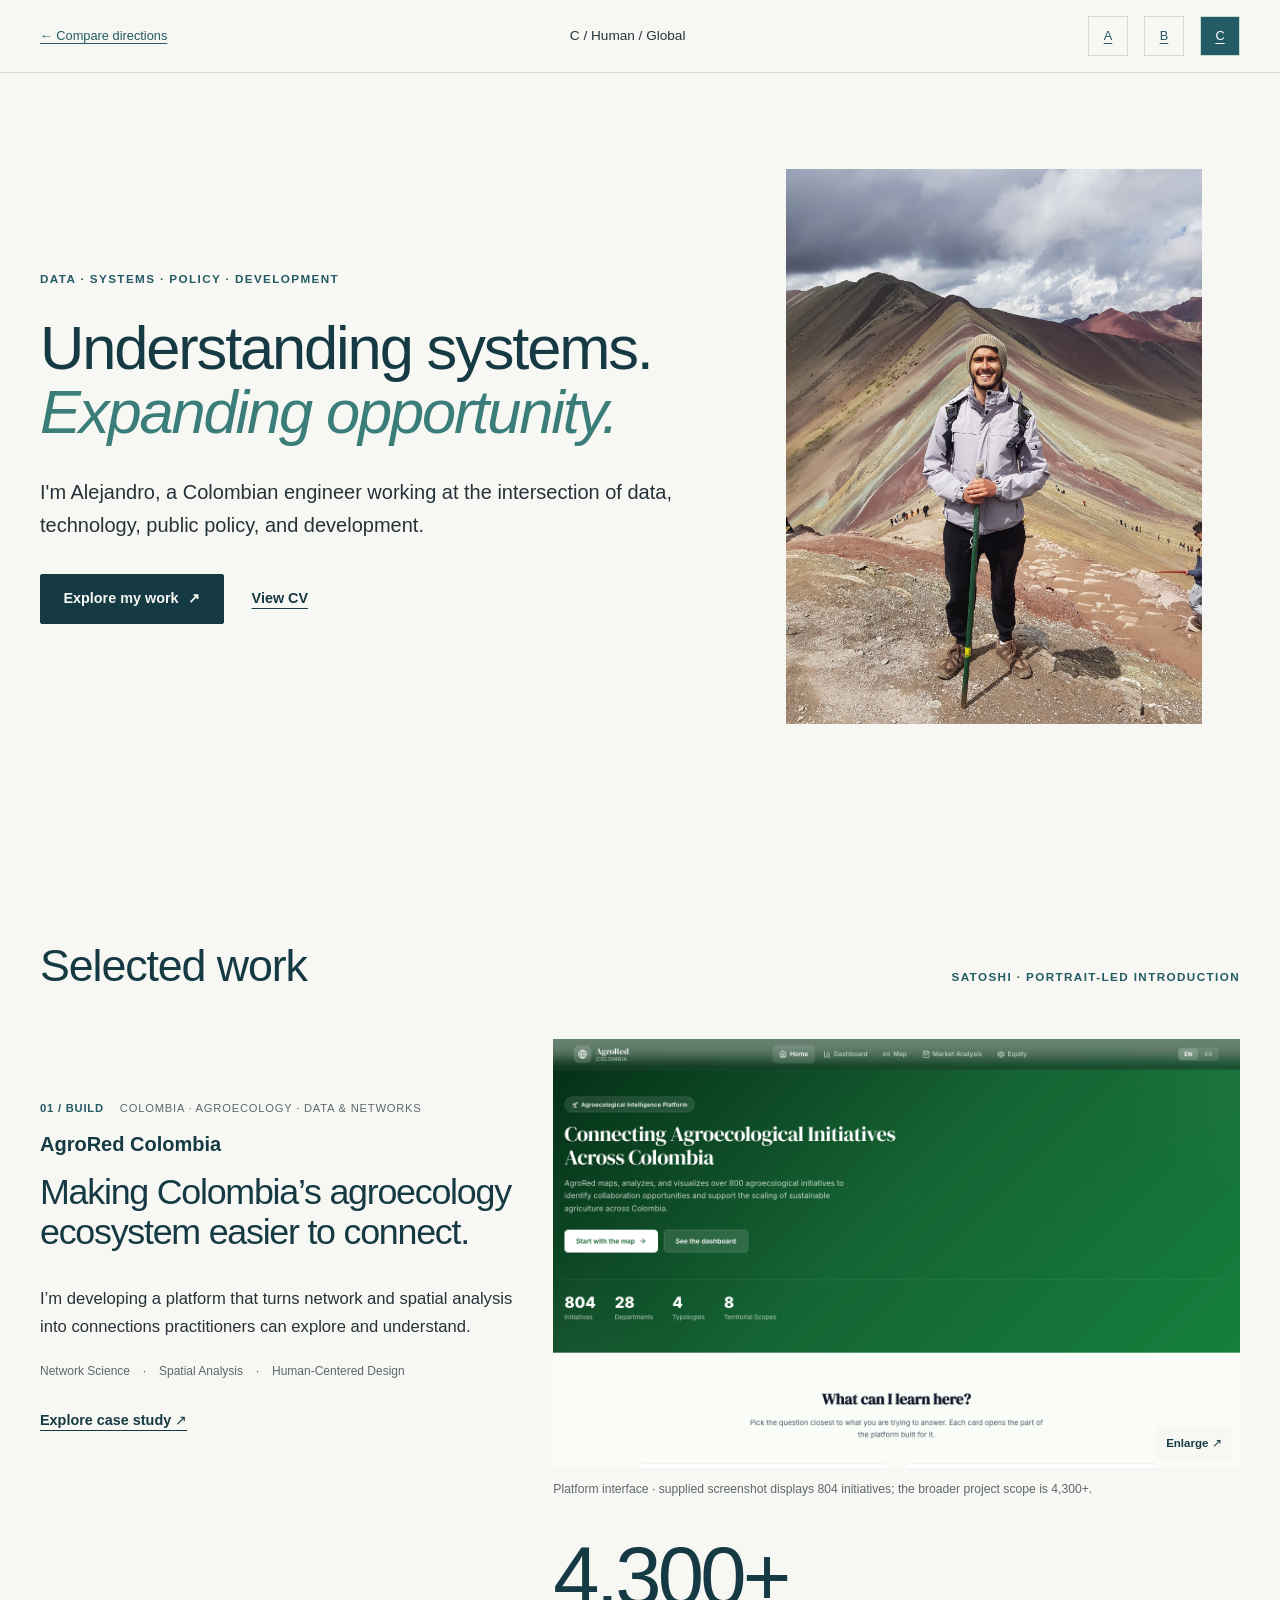
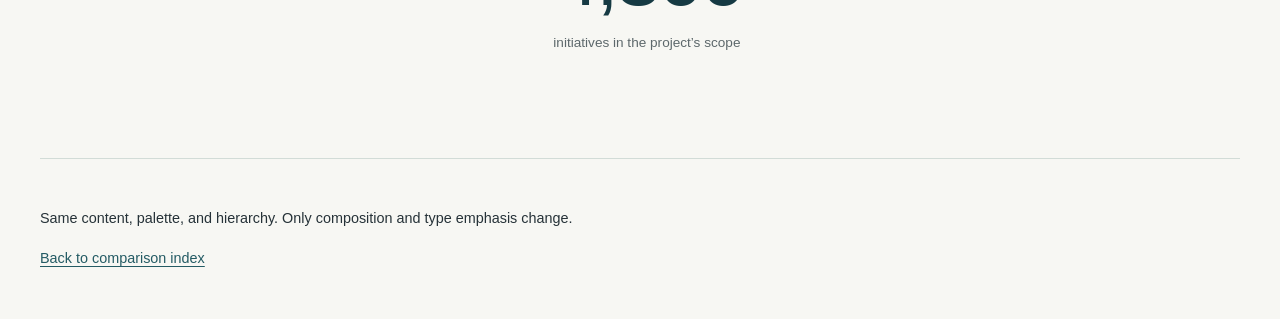
<file: .portfolio-preview/directions/c.html>
<!DOCTYPE html>
<html lang="en">
<head>
    <meta charset="UTF-8">
    <meta name="viewport" content="width=device-width, initial-scale=1.0">
    <meta name="description" content="A focused Hero and AgroRed visual direction for Alejandro Rodríguez.">
    <meta name="theme-color" content="#163A43">
    <title>Human / Global | Design Comparison</title>
    <link rel="preconnect" href="https://cdn.fontshare.com" crossorigin>
    <link rel="stylesheet" href="../css/base.css">
    <link rel="stylesheet" href="../css/layout.css">
    <link rel="stylesheet" href="../css/components.css">
    <link rel="stylesheet" href="../css/responsive.css">
    <!-- Data loads first; both scripts wait for the HTML. -->
    <script src="../js/data.js" defer></script>
    <script src="../js/display.js" defer></script>
    <link rel="stylesheet" href="fonts.css">
    <link rel="stylesheet" href="directions.css">
</head>
<body class="direction-page direction-c" data-direction="c" data-asset-base="../../" data-site-base="../../">
    <a class="skip-link" href="#main-content">Skip to comparison</a>
    <header class="comparison-bar"><div class="container"><a href="index.html">← Compare directions</a><p>C / Human / Global</p><nav aria-label="Visual directions"><a href="a.html" >A</a><a href="b.html" >B</a><a href="c.html" aria-current="page">C</a></nav></div></header>
    <main id="main-content" tabindex="-1">
        <section class="container hero" aria-labelledby="hero-title">
            <div class="hero-copy">
                <p class="eyebrow" data-hero="label">Data · Systems · Policy · Development</p>
                <h1 id="hero-title"><span data-hero="headline">Understanding systems.</span> <em data-hero="emphasis">Expanding opportunity.</em></h1>
                <p id="focus" class="hero-lead" data-owner="introduction">I'm Alejandro, a Colombian engineer working at the intersection of data, technology, public policy, and development.</p>
                <div class="button-row">
                    <a class="button" href="#work">Explore my work <span aria-hidden="true">↗</span></a>
                    <a class="text-link" href="../../assets/CVAlejandroRodriguezHernandez09072026.pdf" data-cv>View CV</a>
                </div>
            </div>
            <div id="hero-portrait" class="hero-portrait"></div>
            <div class="system-motif" aria-hidden="true"><i></i><i></i><i></i></div>
        </section>
        <section id="work" class="section"><div class="container"><header class="section-heading"><h2>Selected work</h2><p class="eyebrow">Satoshi · portrait-led introduction</p></header><div id="selected-work" class="selected-grid"></div></div></section>
    </main><footer class="container comparison-footer"><p>Same content, palette, and hierarchy. Only composition and type emphasis change.</p><a href="index.html">Back to comparison index</a></footer></body></html>
</file>
<file: css/base.css>
@font-face {
  font-family: 'Satoshi';
  src: url('https://cdn.fontshare.com/wf/NWBQYJIM7GCZ5XWD7D26ARB3VDY55ZRT/K63EV2KZIGKLE7RANQ2U42S6SVHU5RJ7/X6XYTKIVDUW7GZTZPZNN4EUM5KH54KHF.woff2') format('woff2');
  font-weight: 300 900;
  font-display: swap;
  font-style: normal;
}
@font-face {
  font-family: 'Satoshi';
  src: url('https://cdn.fontshare.com/wf/3JZIFUW7KLFSPLVCIUI2DLGNIER6IFCX/MMP4RUF5LYGUAZS3DCJC3GJ6F6SAGKSN/E3NEPGEAHYCHR37DSBXHV33XCYYRE2CY.woff2') format('woff2');
  font-weight: 300 900;
  font-display: swap;
  font-style: italic;
}
/* Design tokens, element defaults, and accessible foundations. */
:root {
    --color-primary-dark: #163a43;
    --color-primary: #245b64;
    --color-accent: #3b7d78;
    --color-background: #f7f7f3;
    --color-surface: #ffffff;
    --color-sage: #e8efea;
    --color-text: #263238;
    --color-text-muted: #5d686b;
    --color-border: #d2dcd7;
    --color-warm-accent: #c98b4a;
    --color-on-dark: #f7f7f3;
    --color-muted-on-dark: #c5d6d5;
    --font-body: "Satoshi", -apple-system, BlinkMacSystemFont, "Segoe UI", Arial, sans-serif;
    --font-heading: "Satoshi", -apple-system, BlinkMacSystemFont, "Segoe UI", sans-serif;
    --space-xs: 0.5rem;
    --space-sm: 1rem;
    --space-md: 1.5rem;
    --space-lg: 2rem;
    --space-xl: 3rem;
    --page-width: 75rem;
}

/* The chosen theme changes only color tokens; the editorial layout stays shared. */
:root[data-theme="dark"] {
    color-scheme: dark;
    --color-primary-dark: #dcece5;
    --color-primary: #a9d6ca;
    --color-accent: #a2c9b6;
    --color-background: #121f22;
    --color-surface: #1b3032;
    --color-sage: #20383a;
    --color-text: #eef3ed;
    --color-text-muted: #bbcdc7;
    --color-border: #3e5957;
    --color-warm-accent: #e0ac71;
}

*,
*::before,
*::after {
    box-sizing: border-box;
}

html {
    scroll-behavior: smooth;
    scroll-padding-top: 6rem;
    -webkit-text-size-adjust: 100%;
}

body {
    margin: 0;
    background: var(--color-background);
    color: var(--color-text);
    font-family: var(--font-body);
    font-size: 1rem;
    line-height: 1.65;
}

h1,
h2,
h3,
h4 {
    margin: 0 0 1rem;
    color: var(--color-primary-dark);
    font-family: var(--font-heading);
    font-weight: 500;
    line-height: 1.15;
    text-wrap: balance;
}

h1 {
    font-size: clamp(2.25rem, 6vw, 5.4rem);
    letter-spacing: -0.035em;
}

h2 {
    font-size: clamp(1.9rem, 3.5vw, 3rem);
    letter-spacing: -0.025em;
}

h3 {
    font-size: 1.5rem;
}

h4 {
    font-size: 1.25rem;
}

p,
ul,
ol,
dl {
    margin: 0 0 1rem;
}

ul,
ol {
    padding-left: 1.25rem;
}

li + li {
    margin-top: 0.35rem;
}

a {
    color: var(--color-primary);
    text-decoration-thickness: 1px;
    text-underline-offset: 0.23em;
    overflow-wrap: anywhere;
}

a:hover {
    text-decoration-thickness: 2px;
}

button,
input,
textarea {
    font: inherit;
}

button,
a {
    -webkit-tap-highlight-color: transparent;
}

button {
    cursor: pointer;
}

img {
    display: block;
    max-width: 100%;
    height: auto;
}

figure,
blockquote {
    margin: 0;
}

figcaption {
    font-size: 0.8rem;
    line-height: 1.5;
    color: var(--color-text-muted);
}

address {
    font-style: normal;
}

strong {
    font-weight: 650;
}

:focus-visible {
    outline: 3px solid currentColor;
    outline-offset: 5px;
}

[id] {
    scroll-margin-top: 1rem;
}

[hidden] {
    display: none !important;
}

/* Remain available to assistive technology without occupying visual space. */
.visually-hidden {
    position: absolute;
    width: 1px;
    height: 1px;
    padding: 0;
    overflow: hidden;
    clip-path: inset(50%);
    white-space: nowrap;
    border: 0;
}

.skip-link {
    position: fixed;
    z-index: 100;
    top: 0.75rem;
    left: 1rem;
    padding: 0.75rem 1rem;
    transform: translateY(-200%);
    background: var(--color-primary-dark);
    color: var(--color-on-dark);
}

.skip-link:focus {
    transform: translateY(0);
}

.muted {
    color: var(--color-text-muted);
}

.no-script {
    padding: 1rem;
    border-left: 3px solid var(--color-warm-accent);
    background: var(--color-surface);
}

/* Disclosures expose the same content to mouse, touch, and keyboard users. */
summary { cursor: pointer; }
summary::-webkit-details-marker { display: none; }
summary { list-style: none; }
button:disabled { cursor: not-allowed; opacity: 0.6; }
body.dialog-open { overflow: hidden; }
</file>
<file: css/layout.css>
/* Page composition. Mobile first; larger layouts are in responsive.css. */
.container { width: min(100% - 2.5rem, 75rem); margin-inline: auto; }
.section { padding-block: 3.75rem; }
.hero { padding-block: 4.5rem 5rem; }
.hero-copy { max-width: 66rem; }
.hero-lead { max-width: 43rem; }
.section-heading { display: flex; align-items: baseline; justify-content: space-between; flex-wrap: wrap; gap: 1rem; margin-bottom: 3rem; }
.section-heading h2, .section-heading p { margin: 0; }
.selected-grid { display: grid; gap: 4.25rem; }
.project-card { display: grid; gap: 1.5rem; min-width: 0; }
.project-copy, .project-heading, .case-studies, .case-section, .about-copy { min-width: 0; }
.project-copy { max-width: 60ch; }
.about-layout, .education-grid, .editorial-grid, .contact-grid, .case-layout, .case-grid, .media-gallery, .mini-case { display: grid; gap: 2.5rem; }
.about-portrait { max-width: 31rem; }
.about-copy .prose { max-width: 63ch; }
.community-images { display: grid; gap: 2.5rem; align-items: start; }
.community-story { padding-block: 1rem 2rem; }
.education-statement { margin-top: 2.5rem; max-width: none; }
.education-grid { padding-block: 2rem 3.5rem; }
.work-experience { margin-top: 4.25rem; }
.work-experience > header { display: flex; align-items: baseline; justify-content: space-between; flex-wrap: wrap; gap: 1rem; margin-bottom: 1rem; }
.skills-grid { display: grid; gap: 1.5rem; align-items: start; }
.form-row { display: grid; }
.footer-row { display: flex; justify-content: space-between; flex-wrap: wrap; align-items: center; gap: 1rem; }
.footer-row p { margin: 0; }
.page-intro { padding-block: 4rem 5rem; }
.case-layout { align-items: start; padding-bottom: 5rem; }
.case-study + .case-study { margin-top: 6rem; }
.case-wide { grid-column: 1 / -1; }
.case-grid { margin-top: 3rem; }
.dashboard-gallery { display: grid; gap: 2rem; margin-block: 2rem; }
.mini-cases { display: grid; gap: 3rem; }
.mini-media { display: flex; gap: 1rem; align-items: start; }
.mini-media > figure { flex: 1; min-width: 0; }

/* Community context introduces values; research supports the methods below. */
.background-group .education-grid { padding-bottom: 0; }
.section-links { display: flex; flex-wrap: wrap; gap: 0.6rem 1.5rem; }
.section-links a { font-size: 0.85rem; }
.project-flagship .project-copy { align-self: center; }
.case-opening { display: grid; gap: 2rem; }
.case-footer { display: flex; justify-content: space-between; align-items: baseline; flex-wrap: wrap; gap: 1rem 2rem; }
.research-section { padding-block: 1rem 2rem; }
.research-list { display: grid; gap: 1.75rem 3rem; }
</file>
<file: css/components.css>
/* Editorial type and understated controls. Navigation and form styles follow. */
.eyebrow { margin-bottom: 1rem; font-size: 0.73rem; font-weight: 600; letter-spacing: 0.12em; text-transform: uppercase; color: var(--color-primary); }
.hero h1 { margin-block: 1.75rem 2rem; font-weight: 500; line-height: 1.04; max-width: 24ch; }
.hero h1 em, .page-intro em { color: var(--color-accent); font-weight: 400; }
.hero h1 em { display: block; }
.hero-lead { font-size: clamp(1.05rem, 1.6vw, 1.25rem); line-height: 1.65; margin-bottom: 2rem; }
.button-row { display: flex; align-items: center; flex-wrap: wrap; gap: 1.75rem; }
.button { display: inline-flex; align-items: center; justify-content: center; gap: 0.6rem; min-height: 46px; padding: 0.75rem 1.4rem; border: 1px solid var(--color-primary-dark); border-radius: 2px; background: var(--color-primary-dark); color: var(--color-on-dark); font-size: 0.9rem; font-weight: 600; text-decoration: none; transition: background-color 150ms ease; }
.button:hover { background: var(--color-primary); }
.button:focus-visible { outline-color: var(--color-primary); }
.text-link, .back-link { display: inline-block; padding-block: 0.4rem; color: var(--color-primary-dark); font-size: 0.9rem; font-weight: 550; text-underline-offset: 0.35em; }
.disclosure-hint { color: var(--color-text-muted); font-size: 0.9rem; }

/* Selected work is a sequence of compositions, not a grid of equal cards. */
.project-kicker { display: flex; flex-wrap: wrap; gap: 0.5rem 1rem; font-size: 0.7rem; letter-spacing: 0.07em; text-transform: uppercase; color: var(--color-text-muted); }
.project-number { color: var(--color-primary); font-weight: 600; }
.project-title { font-size: 1.65rem; font-weight: 600; margin-bottom: 1rem; }
.project-headline { font-size: clamp(1.4rem, 2.3vw, 2rem); line-height: 1.3; letter-spacing: -0.035em; color: var(--color-primary-dark); margin: 0; max-width: 36ch; }
.project-flagship .project-title { font-size: 1.25rem; }
.project-flagship .project-headline { font-size: clamp(2rem, 4.1vw, 3.4rem); max-width: 29ch; line-height: 1.12; }
.project-summary { font-size: 1.04rem; line-height: 1.7; }
.project-proof { color: var(--color-text-muted); font-size: 0.88rem; }
.project-metric { margin: 0; color: var(--color-primary-dark); }
.project-metric strong { display: block; font-size: clamp(2.3rem, 4.5vw, 4rem); font-weight: 450; line-height: 1.1; letter-spacing: -0.045em; }
.project-metric small { display: block; margin-top: 0.6rem; max-width: 27ch; color: var(--color-text-muted); font-size: 0.85rem; }
.project-flagship .project-metric strong { font-size: clamp(3rem, 6.5vw, 5.3rem); }
.project-supporting { padding-top: 2rem; border-top: 1px solid var(--color-border); }
.project-supporting .project-headline { font-size: clamp(1.2rem, 2vw, 1.6rem); }
.project-association-house .project-metric strong { font-size: 2.5rem; }
.tags { display: flex; flex-wrap: wrap; gap: 0.35rem 0.8rem; padding: 0; margin-block: 1.3rem; list-style: none; color: var(--color-text-muted); }
.tags li { margin: 0; font-size: 0.75rem; }
.tags li:not(:last-child)::after { content: "·"; margin-left: 0.8rem; }

/* Real media retains its proportions; dense images can be opened at full size. */
.image-figure { min-width: 0; }
.media-frame { position: relative; min-width: 0; }
.media-link { display: block; }
.media-link img { width: 100%; height: auto; }
.image-figure figcaption { margin-top: 0.75rem; max-width: 80ch; font-size: 0.76rem; line-height: 1.5; }
.zoom-hint { position: absolute; right: 0.5rem; bottom: 0.5rem; padding: 0.45rem 0.65rem; background: var(--color-background); color: var(--color-primary-dark); font-size: 0.72rem; font-weight: 550; }
.media-link:hover .zoom-hint, .media-link:focus-visible .zoom-hint { background: var(--color-primary-dark); color: white; }
.media-placeholder { min-height: 12rem; display: flex; flex-direction: column; justify-content: center; gap: 0.5rem; padding: 2rem; border: 1px dashed var(--color-border); background: var(--color-sage); }
.media-placeholder strong { font-size: 1.1rem; max-width: 40ch; }
.media-placeholder small { color: var(--color-text-muted); }
.portrait img { width: 100%; aspect-ratio: 3 / 4; object-fit: cover; object-position: center 58%; }
.project-sun-works .media-frame { max-height: 25rem; overflow: hidden; }
.project-sun-works .media-frame img { width: 100%; }
.context-photo { max-width: 40rem; margin-top: 3rem; }
.case-lead-image { margin-block: 2rem 3rem; }
.case-greenlining .case-lead-image { max-width: 38rem; }
.mini-media .media-portrait img { max-height: 18rem; width: auto; margin-inline: auto; }
.mini-case:last-child .mini-media { display: block; }
.mini-case:last-child .mini-media img { max-height: none; width: 100%; }
.dashboard-gallery .media-frame { max-height: 30rem; overflow: hidden; }
.future-visual .media-placeholder { min-height: 9rem; }

/* Personal story and quiet professional context. */
.about-section { background: #eef1ec; }
.about-copy h2 { margin-bottom: 2rem; }
.prose > p { margin-bottom: 1.4rem; }
.definition { font-size: clamp(1.1rem, 1.5vw, 1.25rem); line-height: 1.65; color: var(--color-text-muted); }
.education-statement .eyebrow { margin-bottom: 0.5rem; }
.education-grid article { padding-top: 1.5rem; border-top: 1px solid var(--color-border); }
.education-grid h3 { font-size: 1.2rem; font-weight: 550; }
.education-grid p { margin-bottom: 0.4rem; font-size: 0.96rem; }
.work-experience h3 { font-size: 1.25rem; }
.experience-list { margin: 0; padding: 0; list-style: none; }
.experience-list li { display: grid; gap: 0.2rem 1rem; margin: 0; padding-block: 1.15rem; border-top: 1px solid var(--color-border); }
.experience-list h4 { font-size: 0.96rem; font-weight: 550; line-height: 1.5; margin: 0; }
.experience-list p { margin: 0; font-size: 0.9rem; color: var(--color-text-muted); }
.experience-list a { font-size: 0.8rem; }

/* Values are SVG buttons; methods are always visible. */
.principles-section { padding-top: 2rem; }
.skills-section { padding-top: 2rem; }
.skill-group { border-top: 1px solid var(--color-primary); padding-top: 1.3rem; }
.skill-group h3 { font-size: 1.1rem; margin-bottom: 1rem; }
.skill-group ul { list-style: none; margin: 0 0 1.3rem; padding: 0; }
.skill-group li { font-size: 0.9rem; color: var(--color-text-muted); margin-top: 0.35rem; }

/* Case studies: text and evidence are intentionally interleaved. */
.case-index { display: none; padding-top: 1rem; border-top: 1px solid var(--color-border); }
.case-index ol { list-style: none; margin: 0; padding: 0; }
.case-index a { display: block; padding-block: 0.4rem; font-size: 0.78rem; color: var(--color-text-muted); }
.case-index small { display: block; text-transform: uppercase; letter-spacing: 0.1em; font-size: 0.6rem; font-weight: 600; color: var(--color-primary); }
.case-header { padding-top: 1.5rem; border-top: 1px solid var(--color-primary); }
.case-header h2 { font-size: clamp(2rem, 4vw, 3.3rem); }
.case-headline { font-size: clamp(1.25rem, 2.2vw, 1.75rem); line-height: 1.35; max-width: 46ch; }
.case-section h3 { font-size: 1.25rem; font-weight: 550; }
.case-section > p { font-size: 0.98rem; max-width: 65ch; }
.case-footer { margin-top: 2.5rem; }
.mini-case { padding-block: 1.5rem; border-top: 1px solid var(--color-border); }
.mini-case h4 { font-size: 1.3rem; }
.mini-case p:not(.eyebrow) { max-width: 55ch; font-size: 0.95rem; color: var(--color-text-muted); }
.case-principle { padding-block: 1.5rem; max-width: 40ch; }
.case-principle p { font-size: clamp(1.4rem, 2.3vw, 2rem); line-height: 1.4; letter-spacing: -0.025em; color: var(--color-primary); }
.process-list { display: grid; gap: 1.5rem; list-style: none; padding: 0; margin-block: 2rem; counter-reset: process; }
.process-list li { position: relative; margin: 0; padding: 0 0 0 2rem; counter-increment: process; }
.process-list li::before { content: counter(process, decimal-leading-zero); position: absolute; left: 0; top: 0.1rem; color: var(--color-accent); font-size: 0.7rem; }
.process-list li:not(:last-child)::after { content: ""; position: absolute; left: 0.5rem; top: 1.7rem; bottom: -1rem; width: 1px; background: var(--color-border); }
.process-list strong, .process-list small { display: block; }
.process-list strong { font-size: 0.9rem; font-weight: 550; }
.process-list small { margin-top: 0.4rem; font-size: 0.8rem; color: var(--color-text-muted); }
.concentration-figure { max-width: 43rem; margin-block: 1.5rem; }
.concentration-figure label { font-size: 1.4rem; color: var(--color-primary); }
.concentration-figure meter { display: block; width: 100%; height: 0.8rem; margin-block: 1rem; background: var(--color-sage); border: 0; }
.concentration-figure meter::-webkit-meter-bar { background: var(--color-sage); border: 0; border-radius: 0; height: 0.8rem; }
.concentration-figure meter::-webkit-meter-optimum-value { background: var(--color-primary); }
.concentration-figure meter::-moz-meter-bar { background: var(--color-primary); }
.tools-disclosure { padding-block: 1rem; border-top: 1px solid var(--color-border); }
.tools-disclosure summary { font-size: 0.9rem; color: var(--color-text-muted); }
.tools-disclosure summary::after { content: " +"; }
.tools-disclosure[open] summary::after { content: " −"; }

/* Accessible, scrollable full-size image viewer. */
.media-dialog { width: min(96vw, 100rem); max-width: 96vw; max-height: 94dvh; padding: 1rem; border: 0; background: var(--color-background); color: var(--color-text); }
.media-dialog::backdrop { background: rgb(10 29 32 / 85%); }
.dialog-header, .dialog-footer { display: flex; align-items: center; justify-content: space-between; flex-wrap: wrap; gap: 1rem; }
.dialog-header { margin-bottom: 1rem; }
.dialog-header h2 { max-width: 65ch; margin: 0; font-size: 1rem; line-height: 1.4; }
.dialog-header button, .dialog-footer button { padding: 0.65rem 1rem; border: 1px solid var(--color-primary); background: transparent; color: var(--color-primary); min-height: 44px; }
.zoom-viewport { overflow: auto; max-height: 68dvh; background: white; }
.dialog-image { margin-inline: auto; width: auto; max-width: 100%; max-height: 68dvh; object-fit: contain; }
.media-dialog.is-zoomed .dialog-image { max-width: none; max-height: none; margin: 0; }
.dialog-footer { margin-top: 1rem; font-size: 0.85rem; }

/* Header and navigation. */
.site-header {
    position: sticky;
    top: 0;
    z-index: 20;
    border-bottom: 1px solid var(--color-border);
    background: var(--color-background);
}

.nav-shell {
    display: flex;
    flex-wrap: wrap;
    align-items: center;
    justify-content: space-between;
    gap: 0.5rem 1rem;
    padding-block: 0.85rem;
}

.brand {
    padding-block: 0.4rem;
    color: var(--color-primary-dark);
    font-size: 1rem;
    font-weight: 650;
    text-decoration: none;
    letter-spacing: -0.025em;
}

.site-navigation {
    width: 100%;
}

.nav-links {
    display: flex;
    flex-wrap: wrap;
    gap: 0.25rem 1rem;
    margin: 0;
    padding: 0;
    list-style: none;
}

.nav-links li {
    margin: 0;
}

.nav-links a {
    display: block;
    padding: 0.5rem 0;
    color: var(--color-text-muted);
    font-size: 0.875rem;
    font-weight: 500;
    text-decoration: none;
}

.nav-links a:hover,
.nav-links a[aria-current="page"] {
    color: var(--color-primary-dark);
    text-decoration: underline;
    text-underline-offset: 0.5em;
}

.menu-button {
    display: inline-flex;
    align-items: center;
    gap: 0.65rem;
    min-height: 44px;
    padding: 0.5rem 0.65rem;
    color: var(--color-primary-dark);
    border: 1px solid var(--color-border);
    border-radius: 3px;
    background: transparent;
    font-size: 0.875rem;
}

.menu-icon {
    position: relative;
    width: 1rem;
    height: 0.7rem;
    border-block: 1px solid currentColor;
}

.menu-icon::after {
    position: absolute;
    content: "";
    top: 50%;
    left: 0;
    width: 100%;
    border-top: 1px solid currentColor;
}

.menu-button[aria-expanded="true"] {
    background: var(--color-sage);
}

/* Contact form retains native browser labels and validation. */
.contact-intro > p {
    max-width: 37ch;
    color: var(--color-muted-on-dark);
}

.contact-links {
    display: flex;
    flex-wrap: wrap;
    gap: 0.6rem 1.4rem;
    margin-top: 1.75rem;
    font-size: 0.9rem;
}

.contact-links a {
    padding-block: 0.3rem;
}

.contact-form fieldset {
    min-width: 0;
    margin: 0;
    padding: 0;
    border: 0;
}

.contact-form legend {
    margin-bottom: 1.5rem;
    padding: 0;
    font-size: 1.05rem;
    font-weight: 600;
}

.form-row {
    gap: 0;
}

.form-group {
    margin-bottom: 1.15rem;
}

.form-group label {
    display: block;
    margin-bottom: 0.4rem;
    font-size: 0.8rem;
    font-weight: 500;
}

.form-group input,
.form-group textarea {
    width: 100%;
    max-width: 100%;
    min-height: 46px;
    padding: 0.7rem 0.8rem;
    border: 1px solid #8eaaa9;
    border-radius: 2px;
    background: #204751;
    color: var(--color-on-dark);
    line-height: 1.5;
}

.form-group textarea {
    min-height: 8.5rem;
    resize: vertical;
}

.form-group input:focus-visible,
.form-group textarea:focus-visible {
    outline-offset: 3px;
}

.form-group input::placeholder,
.form-group textarea::placeholder {
    color: var(--color-muted-on-dark);
    opacity: 1;
}

.form-note,
.form-status {
    max-width: 62ch;
    color: var(--color-muted-on-dark);
    font-size: 0.8rem;
}

.form-status:not(:empty) {
    margin-block: 1rem;
    padding: 0.8rem 1rem;
    border-left: 2px solid var(--color-warm-accent);
}

.contact-section .button {
    border-color: var(--color-on-dark);
    background: var(--color-on-dark);
    color: var(--color-primary-dark);
}

.contact-section .button:hover {
    background: var(--color-sage);
    border-color: var(--color-sage);
}

.contact-section .button:focus-visible {
    outline-color: var(--color-on-dark);
}

.site-footer {
    padding-block: 1.5rem;
    color: var(--color-text-muted);
    font-size: 0.78rem;
}


/* A single restrained color field closes the homepage. */
.contact-section { background: var(--color-primary-dark); color: var(--color-on-dark); }
.contact-section h2, .contact-section a { color: var(--color-on-dark); }
.contact-section .eyebrow { color: var(--color-muted-on-dark); }

/* The filled Projects link identifies a separate page among section links. */
.nav-links .nav-projects { padding: 0.5rem 1rem; background: var(--color-primary-dark); color: var(--color-on-dark); border-radius: 2px; }
.nav-links .nav-projects:hover, .nav-links .nav-projects[aria-current="page"] { background: var(--color-primary); color: var(--color-on-dark); text-decoration: none; }
.nav-projects span { margin-left: 0.2rem; }

/* Actual organization marks sit beside their names, without image cards. */
.organization-identity { display: flex; align-items: center; gap: 1.2rem; min-width: 0; }
.organization-mark { display: flex; align-items: center; justify-content: center; flex: 0 0 5.5rem; width: 5.5rem; height: 4.25rem; }
.organization-mark img { width: 100%; height: 100%; object-fit: contain; }
.experience-list .organization-identity a { font-size: inherit; color: var(--color-primary-dark); text-decoration: none; }
.experience-list .organization-identity a:hover { text-decoration: underline; }
.institution-mark { width: 10.5rem; height: 3.75rem; margin-bottom: 1.5rem; }
.mark-on-dark { background: var(--color-primary-dark); padding: 0.6rem 0.8rem; }
.program-links { list-style: none; padding: 0; margin-bottom: 1rem; }
.program-links a { font-size: 0.96rem; }

/* Projects reads as a collection of chapters, with a visual table of contents. */
.project-directory { margin-top: 3rem; }
.project-directory ol { display: grid; gap: 0; padding: 0; margin: 0; list-style: none; }
.project-directory li { margin: 0; border-top: 1px solid var(--color-border); }
.project-directory a { display: grid; grid-template-columns: 2rem 1fr auto; align-items: baseline; gap: 1rem; padding-block: 1.2rem; color: var(--color-primary-dark); text-decoration: none; }
.project-directory a:hover .directory-title { text-decoration: underline; text-underline-offset: 0.3em; }
.directory-number { font-size: 0.75rem; color: var(--color-accent); }
.directory-title { font-size: 1rem; font-weight: 550; }
.directory-verb { font-size: 0.75rem; color: var(--color-text-muted); }
.projects-page .page-intro { padding-bottom: 3.5rem; }
.case-study { padding-top: 2rem; border-top: 1px solid var(--color-border); }
.case-opening .case-header { padding-top: 0; border: 0; }
.chapter-number { display: block; margin-bottom: 1rem; color: var(--color-accent); font-size: clamp(3.5rem, 6vw, 5rem); line-height: 1; font-weight: 400; letter-spacing: -0.06em; }
.case-opening .case-lead-image { margin: 0; align-self: center; }
.case-opening .case-headline { margin-top: 1.5rem; }
.case-greenlining .case-opening { background: var(--color-sage); padding: clamp(1.25rem, 3vw, 2.5rem); }
.case-principle { position: relative; padding-left: 1.5rem; border-left: 2px solid var(--color-accent); }
.case-grid .process-figure { padding-block: 0.5rem 1.25rem; border-bottom: 1px solid var(--color-border); }
.case-section > h3 { max-width: 32ch; }
.concentration-figure label { font-size: clamp(1.4rem, 2.8vw, 2.25rem); line-height: 1.3; display: block; }
.concentration-figure meter { height: 1rem; margin-block: 1.5rem; }
.concentration-figure meter::-webkit-meter-bar { height: 1rem; }
.mini-cases { counter-reset: mini-case; }
.mini-case { counter-increment: mini-case; }
.mini-case .eyebrow::before { content: counter(mini-case, decimal-leading-zero) " / "; color: var(--color-accent); }
.case-footer { padding-top: 1.5rem; border-top: 1px solid var(--color-border); }

/* Formative photographs: HTML subtitles over the images, quotes in captions. */
#community-title { font-size: clamp(1.2rem, 1.7vw, 1.5rem); line-height: 1.5; max-width: none; margin-bottom: 2rem; letter-spacing: -0.01em; }
.community-figure .media-frame img { width: 100%; height: clamp(21rem, 33vw, 28rem); object-fit: cover; object-position: center 45%; }
.community-figure:nth-child(2) { max-width: 20rem; }
.community-figure:nth-child(2) .media-frame img { height: auto; object-fit: contain; }
.community-overlay { position: absolute; left: 1rem; bottom: 1rem; max-width: calc(100% - 2rem); padding: 0.65rem 1rem; background: var(--color-primary-dark); color: var(--color-on-dark); pointer-events: none; }
.community-overlay h3 { color: inherit; font-size: 1.15rem; margin: 0; }
.community-figure .zoom-hint { top: 0.5rem; bottom: auto; }
.community-figure figcaption { margin-top: 1rem; font-size: 1rem; max-width: 40ch; }
.community-figure blockquote p { margin: 0; font-family: Georgia, "Times New Roman", serif; font-size: clamp(1.25rem, 1.8vw, 1.65rem); line-height: 1.45; font-style: italic; color: var(--color-primary); }
.community-figure.is-missing .community-overlay { position: static; display: inline-block; margin-top: 1rem; }

/* An orchid in the existing palette, without a surrounding card. */
.orchid-values-wrap { width: 100%; max-width: 44rem; margin-inline: auto; min-width: 0; }
.orchid-values { display: block; width: 100%; height: auto; overflow: visible; }
.orchid-petal { cursor: pointer; }
.orchid-petal path { fill: var(--color-sage); stroke: var(--color-accent); stroke-width: 1.5; stroke-linejoin: round; transition: fill 150ms ease; }
.orchid-petal:nth-of-type(even) path { fill: var(--color-background); }
.orchid-petal text { fill: var(--color-primary-dark); font-family: var(--font-body); font-size: 27px; font-weight: 550; pointer-events: none; }
.orchid-petal:hover path, .orchid-petal[aria-expanded="true"] path { fill: var(--color-primary-dark); }
.orchid-petal:hover text, .orchid-petal[aria-expanded="true"] text { fill: var(--color-on-dark); }
.orchid-petal:focus-visible { outline: none; }
.orchid-petal:focus-visible path { stroke: var(--color-primary-dark); stroke-width: 5; stroke-dasharray: 8 4; }
.orchid-core { pointer-events: none; }
.orchid-core path { fill: var(--color-background); stroke: var(--color-accent); stroke-width: 2; }
.orchid-core .orchid-lip { fill: var(--color-warm-accent); stroke: var(--color-primary); }
.orchid-core .orchid-vein { fill: none; stroke: var(--color-primary); stroke-linecap: round; stroke-width: 3; }
.orchid-popup { width: min(26rem, calc(100% - 2rem)); max-height: calc(100dvh - 2rem); overflow: auto; border: 1px solid var(--color-accent); padding: 1.5rem; background: var(--color-background); color: var(--color-text); }
.orchid-popup::backdrop { background: rgb(22 58 67 / 28%); }
.orchid-close { display: block; margin: 0 0 1.25rem auto; padding: 0.45rem 0.7rem; min-height: 44px; border: 1px solid var(--color-border); background: transparent; color: var(--color-primary-dark); }
.orchid-popup h3 { font-size: 1.4rem; line-height: 1.3; }
.orchid-popup p { margin: 0; }
body.orchid-dialog-open { overflow: hidden; }
.values-print { display: none; }
.values-fallback { display: block; padding-left: 1.25rem; }
.research-heading h2 { font-size: 1.5rem; }
.research-heading .eyebrow { margin-bottom: 0.5rem; }
.research-heading { margin-bottom: 1.5rem; }
.research-list article { padding-top: 1rem; border-top: 1px solid var(--color-border); }
.research-list h3 { font-size: 1.05rem; margin-bottom: 0.65rem; }
.research-list p { font-size: 0.95rem; color: var(--color-text-muted); max-width: 60ch; margin: 0; }

/* Theme control and the few color fields that need a dark-theme treatment. */
.theme-toggle {
    display: inline-grid;
    place-items: center;
    flex: none;
    width: 44px;
    height: 44px;
    padding: 0;
    border: 1px solid var(--color-border);
    border-radius: 3px;
    background: transparent;
    color: var(--color-primary-dark);
}
.theme-toggle:hover { background: var(--color-sage); }
.theme-icon { width: 20px; height: 20px; }
.theme-icon-sun { display: none; }
:root[data-theme="dark"] .theme-icon-moon { display: none; }
:root[data-theme="dark"] .theme-icon-sun { display: block; }

:root[data-theme="dark"] .about-section { background: #192b2d; }
:root[data-theme="dark"] .button,
:root[data-theme="dark"] .nav-links .nav-projects,
:root[data-theme="dark"] .community-overlay,
:root[data-theme="dark"] .mark-on-dark { background: #315f63; color: #f7f7f3; }
:root[data-theme="dark"] .button { border-color: #315f63; }
:root[data-theme="dark"] .button:hover,
:root[data-theme="dark"] .nav-links .nav-projects:hover,
:root[data-theme="dark"] .nav-links .nav-projects[aria-current="page"] { background: #3d7375; color: #f7f7f3; }
:root[data-theme="dark"] .skip-link { background: #a9d6ca; color: #121f22; }
:root[data-theme="dark"] .media-link:hover .zoom-hint,
:root[data-theme="dark"] .media-link:focus-visible .zoom-hint { background: #315f63; color: #f7f7f3; }
:root[data-theme="dark"] .zoom-viewport { background: var(--color-surface); }
:root[data-theme="dark"] .orchid-petal:hover text,
:root[data-theme="dark"] .orchid-petal[aria-expanded="true"] text { fill: #121f22; }
:root[data-theme="dark"] .contact-section { background: #18383e; }
:root[data-theme="dark"] .contact-section .button { background: #f7f7f3; border-color: #f7f7f3; color: #163a43; }
:root[data-theme="dark"] .contact-section .button:hover { background: #e8efea; border-color: #e8efea; color: #163a43; }
</file>
<file: css/responsive.css>
/* The menu remains visible without JavaScript. */
@media (max-width: 380px) {
    .brand { font-size: 0.92rem; }
    .nav-shell { column-gap: 0.35rem; }
    .brand { font-size: 0.84rem; }
    .menu-button { gap: 0.35rem; padding-inline: 0.4rem; }
}
@media (max-width: 720px) {
    .navigation-ready .site-navigation:not(.is-open) { display: none; }
    .theme-toggle { order: 1; }
    .site-navigation { order: 2; }
    .navigation-ready .nav-links { flex-direction: column; gap: 0; padding-block: 0.5rem; }
    .navigation-ready .nav-links a { min-height: 44px; padding-block: 0.65rem; }
}
@media (min-width: 721px) {
    .container { width: min(100% - 4rem, 75rem); }
    .section { padding-block: 5.5rem; }
    .hero { padding-block: 6rem 7rem; }
    .nav-shell { flex-wrap: nowrap; min-height: 76px; }
    .menu-button { display: none; }
    .site-navigation { width: auto; }
    .nav-links { justify-content: end; gap: 1.4rem; }
    .selected-grid { gap: 6rem; }
    .project-card { grid-template-columns: repeat(12, minmax(0, 1fr)); gap: 2rem; }
    .project-flagship .project-heading { grid-column: 1 / 10; grid-row: 1; }
    .project-flagship .project-metric { grid-column: 10 / -1; grid-row: 1; align-self: end; border-left: 1px solid var(--color-accent); padding-left: 1.5rem; }
    .project-flagship .project-copy { grid-column: 1 / 6; grid-row: 2; }
    .project-flagship .project-visual { grid-column: 7 / -1; grid-row: 2; align-self: center; }
    .project-greenlining .project-heading, .project-greenlining .project-copy, .project-greenlining .project-metric { grid-column: 8 / -1; }
    .project-greenlining .project-visual { grid-column: 1 / 7; grid-row: 1 / 4; align-self: center; }
    .project-consulting .project-heading, .project-association-house .project-heading { grid-column: 1 / 6; }
    .project-consulting .project-copy, .project-association-house .project-copy, .project-association-house .project-metric { grid-column: 7 / -1; }
    .project-sun-works .project-heading, .project-sun-works .project-copy, .project-sun-works .project-metric { grid-column: 1 / 6; }
    .project-sun-works .project-visual { grid-column: 7 / -1; grid-row: 1 / 4; align-self: center; }
    .about-layout { grid-template-columns: minmax(0, 0.8fr) minmax(0, 1.2fr); gap: 4rem; align-items: start; }
    .about-layout.without-media { grid-template-columns: 1fr; }
    .about-layout.without-media .about-portrait { display: none; }
    .community-images { grid-template-columns: minmax(0, 1.15fr) minmax(0, 1fr); gap: 3rem; }
    .community-images figure:nth-child(2) { margin-top: 3rem; }
    .education-grid { grid-template-columns: repeat(2, minmax(0, 1fr)); gap: 4rem; }
    .experience-list li { grid-template-columns: minmax(0, 1.2fr) minmax(0, 1fr) auto; align-items: center; gap: 1.5rem; }
    .editorial-grid { grid-template-columns: minmax(0, 0.8fr) minmax(0, 1.2fr); gap: 4rem; }
    .skills-grid { grid-template-columns: repeat(2, minmax(0, 1fr)); gap: 2rem; }
    .research-list { grid-template-columns: repeat(2, minmax(0, 1fr)); }
    .contact-grid { grid-template-columns: minmax(0, 1fr) minmax(0, 1.2fr); gap: 4rem; }
    .form-row { grid-template-columns: repeat(2, minmax(0, 1fr)); gap: 1rem; }
    .case-grid { grid-template-columns: repeat(2, minmax(0, 1fr)); gap: 3rem; }
    .media-gallery { grid-template-columns: repeat(2, minmax(0, 1fr)); align-items: center; }
    .gallery-agrored figure:first-child { grid-column: 1 / -1; }
    .process-list { grid-template-columns: repeat(auto-fit, minmax(7.5rem, 1fr)); gap: 1rem; }
    .process-list li { border-top: 1px solid var(--color-border); padding: 2rem 0.4rem 0 0; }
    .process-list li::before { top: 0.4rem; }
    .process-list li:not(:last-child)::after { display: none; }
    .mini-case { grid-template-columns: minmax(0, 1fr) minmax(0, 1fr); gap: 3rem; }
    .mini-case:last-child { grid-template-columns: 1fr; }
    .mini-case:last-child > div:first-child { max-width: 65ch; }
    .dashboard-gallery { grid-template-columns: repeat(3, minmax(0, 1fr)); gap: 1rem; }
    .dashboard-gallery .media-frame { max-height: 24rem; }
}
@media (min-width: 1050px) {
    .hero h1 { font-size: 5.4rem; }
    .skills-grid { grid-template-columns: 1.2fr 1fr 1.2fr 0.7fr; }
    .projects-page .page-intro, .projects-page .case-layout { max-width: 85rem; width: min(100% - 4rem, 85rem); }
    .case-layout { grid-template-columns: 9rem minmax(0, 1fr); gap: 3rem; }
    .case-index { display: block; position: sticky; top: 6.5rem; }
    .about-layout { gap: 5rem; }
}
@media (min-width: 721px) {
    .project-directory ol { grid-template-columns: repeat(5, minmax(0, 1fr)); gap: 1.5rem; }
    .project-directory a { display: flex; flex-direction: column; gap: 0.65rem; min-height: 11rem; }
    .project-directory .directory-verb { margin-top: auto; }
    .case-sun-works .case-header, .case-association-house .case-header, .case-consulting .case-header { max-width: 54rem; }
    .case-study + .case-study { margin-top: 7.5rem; }
    .work-experience { margin-top: 5.5rem; }
}
@media (min-width: 900px) {
    .case-opening.has-lead-image { grid-template-columns: minmax(0, 1fr) minmax(0, 1.1fr); gap: 2.5rem; align-items: center; }
    .case-opening.has-lead-image h2 { font-size: clamp(2rem, 3.1vw, 3rem); }
    .case-greenlining .case-opening .case-header { order: 2; }
    .case-greenlining .case-opening .case-lead-image { order: 1; }
    .case-grid > .case-section:not(.case-wide) { padding-right: 1.5rem; }
    .mini-case:nth-child(2) > div:first-child { order: 2; }
    .mini-case:nth-child(2) .mini-media { order: 1; }
}
@media (max-width: 720px) {
    .orchid-petal text { font-size: 31px; }
    .navigation-ready .nav-links .nav-projects { padding-inline: 1rem; width: fit-content; }
    .experience-list li { gap: 0.8rem; }
    .experience-list li > p, .experience-list li > .text-link { margin-left: 6.7rem; }
    .project-flagship .project-metric { padding-left: 1rem; border-left: 1px solid var(--color-accent); }
    .project-flagship .project-metric strong { font-size: 3rem; }
    .project-directory .directory-verb { display: none; }
    .project-directory a { grid-template-columns: 2rem 1fr; }
}
@media (prefers-reduced-motion: reduce) {
    html { scroll-behavior: auto; }
    *, *::before, *::after { animation: none !important; transition: none !important; }
}
@media print {
    .orchid-values, .orchid-popup, #values-hint { display: none !important; }
    .values-print { display: block; padding-left: 1rem; }
    .community-figure .media-frame img { height: auto; }
    .site-header, .menu-button, .skip-link, .contact-form, .case-index, .zoom-hint, .media-dialog { display: none !important; }
    .container { width: 100%; }
    .section, .hero, .page-intro { padding-block: 1.5rem; }
    .contact-section, .about-section { background: white; color: black; }
    .contact-section h2, .contact-section p, .contact-section a { color: black; }
    .case-section, figure { break-inside: avoid; }
    details > * { display: block; }
    .project-sun-works .media-frame, .dashboard-gallery .media-frame { max-height: none; }
}

@media print {
    :root[data-theme="dark"] {
        color-scheme: light;
        --color-primary-dark: #163a43;
        --color-primary: #245b64;
        --color-accent: #3b7d78;
        --color-background: #ffffff;
        --color-surface: #ffffff;
        --color-sage: #e8efea;
        --color-text: #263238;
        --color-text-muted: #5d686b;
        --color-border: #d2dcd7;
    }
    :root[data-theme="dark"] .about-section,
    :root[data-theme="dark"] .contact-section { background: white; color: black; }
    :root[data-theme="dark"] .contact-section h2,
    :root[data-theme="dark"] .contact-section p,
    :root[data-theme="dark"] .contact-section a { color: black; }
}
</file>
<file: .portfolio-preview/css/base.css>
@font-face {
  font-family: 'General Sans';
  src: url('https://cdn.fontshare.com/wf/LHQJ5KSAL7VGAEIDSTEXCCOIUKFLT2I6/GW57XUEG4ZBVMLZZTQZTGYPROITRRQ5W/JA3IZUEMJ2J6WWT2OQVJOAWDXO3YL4YG.woff2') format('woff2');
  font-weight: 200 700;
  font-display: swap;
  font-style: normal;
}
@font-face {
  font-family: 'General Sans';
  src: url('https://cdn.fontshare.com/wf/RRO6TYZXO7WQBHSH4BZYSTI7E7T2HKLF/55LXPUDQQQTSLB3M2T377FIN2EKQQWJY/3HUYMY6WP3BZQYPOVGG6IZQAM476CQDC.woff2') format('woff2');
  font-weight: 200 700;
  font-display: swap;
  font-style: italic;
}
/* Design tokens, element defaults, and accessible foundations. */
:root {
    --color-primary-dark: #163a43;
    --color-primary: #245b64;
    --color-accent: #3b7d78;
    --color-background: #f7f7f3;
    --color-surface: #ffffff;
    --color-sage: #e8efea;
    --color-text: #263238;
    --color-text-muted: #5d686b;
    --color-border: #d2dcd7;
    --color-warm-accent: #c98b4a;
    --color-on-dark: #f7f7f3;
    --color-muted-on-dark: #c5d6d5;
    --font-body: "General Sans", -apple-system, BlinkMacSystemFont, "Segoe UI", Arial, sans-serif;
    --font-heading: "General Sans", -apple-system, BlinkMacSystemFont, "Segoe UI", sans-serif;
    --space-xs: 0.5rem;
    --space-sm: 1rem;
    --space-md: 1.5rem;
    --space-lg: 2rem;
    --space-xl: 3rem;
    --page-width: 75rem;
}

*,
*::before,
*::after {
    box-sizing: border-box;
}

html {
    scroll-behavior: smooth;
    scroll-padding-top: 6rem;
    -webkit-text-size-adjust: 100%;
}

body {
    margin: 0;
    background: var(--color-background);
    color: var(--color-text);
    font-family: var(--font-body);
    font-size: 1rem;
    line-height: 1.65;
}

h1,
h2,
h3,
h4 {
    margin: 0 0 1rem;
    color: var(--color-primary-dark);
    font-family: var(--font-heading);
    font-weight: 500;
    line-height: 1.15;
    text-wrap: balance;
}

h1 {
    font-size: clamp(2.25rem, 6vw, 5.4rem);
    letter-spacing: -0.035em;
}

h2 {
    font-size: clamp(1.9rem, 3.5vw, 3rem);
    letter-spacing: -0.025em;
}

h3 {
    font-size: 1.5rem;
}

h4 {
    font-size: 1.25rem;
}

p,
ul,
ol,
dl {
    margin: 0 0 1rem;
}

ul,
ol {
    padding-left: 1.25rem;
}

li + li {
    margin-top: 0.35rem;
}

a {
    color: var(--color-primary);
    text-decoration-thickness: 1px;
    text-underline-offset: 0.23em;
    overflow-wrap: anywhere;
}

a:hover {
    text-decoration-thickness: 2px;
}

button,
input,
textarea {
    font: inherit;
}

button,
a {
    -webkit-tap-highlight-color: transparent;
}

button {
    cursor: pointer;
}

img {
    display: block;
    max-width: 100%;
    height: auto;
}

figure,
blockquote {
    margin: 0;
}

figcaption {
    font-size: 0.8rem;
    line-height: 1.5;
    color: var(--color-text-muted);
}

address {
    font-style: normal;
}

strong {
    font-weight: 650;
}

:focus-visible {
    outline: 3px solid currentColor;
    outline-offset: 5px;
}

[id] {
    scroll-margin-top: 1rem;
}

[hidden] {
    display: none !important;
}

/* Remain available to assistive technology without occupying visual space. */
.visually-hidden {
    position: absolute;
    width: 1px;
    height: 1px;
    padding: 0;
    overflow: hidden;
    clip-path: inset(50%);
    white-space: nowrap;
    border: 0;
}

.skip-link {
    position: fixed;
    z-index: 100;
    top: 0.75rem;
    left: 1rem;
    padding: 0.75rem 1rem;
    transform: translateY(-200%);
    background: var(--color-primary-dark);
    color: var(--color-on-dark);
}

.skip-link:focus {
    transform: translateY(0);
}

.muted {
    color: var(--color-text-muted);
}

.no-script {
    padding: 1rem;
    border-left: 3px solid var(--color-warm-accent);
    background: var(--color-surface);
}

/* Disclosures expose the same content to mouse, touch, and keyboard users. */
summary { cursor: pointer; }
summary::-webkit-details-marker { display: none; }
summary { list-style: none; }
button:disabled { cursor: not-allowed; opacity: 0.6; }
body.dialog-open { overflow: hidden; }
</file>
<file: .portfolio-preview/css/layout.css>
/* Page composition. Mobile first; larger layouts are in responsive.css. */
.container { width: min(100% - 2.5rem, 75rem); margin-inline: auto; }
.section { padding-block: 4.5rem; }
.hero { padding-block: 4.5rem 5rem; }
.hero-copy { max-width: 66rem; }
.hero-lead { max-width: 43rem; }
.section-heading { display: flex; align-items: baseline; justify-content: space-between; flex-wrap: wrap; gap: 1rem; margin-bottom: 3rem; }
.section-heading h2, .section-heading p { margin: 0; }
.selected-grid { display: grid; gap: 5rem; }
.project-card { display: grid; gap: 1.5rem; min-width: 0; }
.project-copy, .project-heading, .case-studies, .case-section, .about-copy { min-width: 0; }
.project-copy { max-width: 60ch; }
.about-layout, .community-story, .education-grid, .editorial-grid, .contact-grid, .case-layout, .case-grid, .media-gallery, .mini-case { display: grid; gap: 2.5rem; }
.about-portrait { max-width: 31rem; }
.about-copy .prose { max-width: 63ch; }
.community-images { display: grid; grid-template-columns: repeat(2, minmax(0, 1fr)); gap: 1rem; align-items: start; }
.community-story { padding-top: 2rem; }
.education-statement { margin-block: 3.5rem; max-width: 66rem; }
.education-grid { padding-block: 2rem 3.5rem; }
.background-experience { margin-top: 1.5rem; }
.background-experience > header { display: flex; align-items: baseline; justify-content: space-between; flex-wrap: wrap; gap: 1rem; margin-bottom: 1rem; }
.skills-grid { display: grid; gap: 1.5rem; align-items: start; }
.form-row { display: grid; }
.footer-row { display: flex; justify-content: space-between; flex-wrap: wrap; align-items: center; gap: 1rem; }
.footer-row p { margin: 0; }
.page-intro { padding-block: 4rem 5rem; }
.case-layout { align-items: start; padding-bottom: 5rem; }
.case-study + .case-study { margin-top: 6rem; }
.case-wide { grid-column: 1 / -1; }
.case-grid { margin-top: 3rem; }
.dashboard-gallery { display: grid; gap: 2rem; margin-block: 2rem; }
.mini-cases { display: grid; gap: 3rem; }
.mini-media { display: flex; gap: 1rem; align-items: start; }
.mini-media > figure { flex: 1; min-width: 0; }
</file>
<file: .portfolio-preview/css/components.css>
/* Editorial type and understated controls. Navigation and form styles follow. */
.eyebrow { margin-bottom: 1rem; font-size: 0.73rem; font-weight: 600; letter-spacing: 0.12em; text-transform: uppercase; color: var(--color-primary); }
.hero h1 { margin-block: 1.75rem 2rem; font-weight: 500; line-height: 1.04; max-width: 19ch; }
.hero h1 em, .page-intro em { color: var(--color-accent); font-weight: 400; }
.hero h1 em { display: block; }
.hero-lead { font-size: clamp(1.05rem, 1.6vw, 1.25rem); line-height: 1.65; margin-bottom: 2rem; }
.button-row { display: flex; align-items: center; flex-wrap: wrap; gap: 1.75rem; }
.button { display: inline-flex; align-items: center; justify-content: center; gap: 0.6rem; min-height: 46px; padding: 0.75rem 1.4rem; border: 1px solid var(--color-primary-dark); border-radius: 2px; background: var(--color-primary-dark); color: var(--color-on-dark); font-size: 0.9rem; font-weight: 600; text-decoration: none; transition: background-color 150ms ease; }
.button:hover { background: var(--color-primary); }
.button:focus-visible { outline-color: var(--color-primary); }
.text-link, .back-link { display: inline-block; padding-block: 0.4rem; color: var(--color-primary-dark); font-size: 0.9rem; font-weight: 550; text-underline-offset: 0.35em; }
.disclosure-hint { color: var(--color-text-muted); font-size: 0.9rem; }

/* Selected work is a sequence of compositions, not a grid of equal cards. */
.project-kicker { display: flex; flex-wrap: wrap; gap: 0.5rem 1rem; font-size: 0.7rem; letter-spacing: 0.07em; text-transform: uppercase; color: var(--color-text-muted); }
.project-number { color: var(--color-primary); font-weight: 600; }
.project-title { font-size: 1.65rem; font-weight: 600; margin-bottom: 1rem; }
.project-headline { font-size: clamp(1.4rem, 2.3vw, 2rem); line-height: 1.3; letter-spacing: -0.035em; color: var(--color-primary-dark); margin: 0; max-width: 36ch; }
.project-flagship .project-title { font-size: 1.25rem; }
.project-flagship .project-headline { font-size: clamp(2rem, 4.1vw, 3.4rem); max-width: 29ch; line-height: 1.12; }
.project-summary { font-size: 1.04rem; line-height: 1.7; }
.project-proof { color: var(--color-text-muted); font-size: 0.88rem; }
.project-metric { margin: 0; color: var(--color-primary-dark); }
.project-metric strong { display: block; font-size: clamp(2.3rem, 4.5vw, 4rem); font-weight: 450; line-height: 1.1; letter-spacing: -0.045em; }
.project-metric small { display: block; margin-top: 0.6rem; max-width: 27ch; color: var(--color-text-muted); font-size: 0.85rem; }
.project-flagship .project-metric strong { font-size: clamp(3rem, 6.5vw, 5.3rem); }
.project-supporting { padding-top: 2rem; border-top: 1px solid var(--color-border); }
.project-supporting .project-headline { font-size: clamp(1.2rem, 2vw, 1.6rem); }
.project-association-house .project-metric strong { font-size: 2.5rem; }
.tags { display: flex; flex-wrap: wrap; gap: 0.35rem 0.8rem; padding: 0; margin-block: 1.3rem; list-style: none; color: var(--color-text-muted); }
.tags li { margin: 0; font-size: 0.75rem; }
.tags li:not(:last-child)::after { content: "·"; margin-left: 0.8rem; }

/* Real media retains its proportions; dense images can be opened at full size. */
.image-figure { min-width: 0; }
.media-frame { position: relative; min-width: 0; }
.media-link { display: block; }
.media-link img { width: 100%; height: auto; }
.image-figure figcaption { margin-top: 0.75rem; max-width: 80ch; font-size: 0.76rem; line-height: 1.5; }
.zoom-hint { position: absolute; right: 0.5rem; bottom: 0.5rem; padding: 0.45rem 0.65rem; background: var(--color-background); color: var(--color-primary-dark); font-size: 0.72rem; font-weight: 550; }
.media-link:hover .zoom-hint, .media-link:focus-visible .zoom-hint { background: var(--color-primary-dark); color: white; }
.media-placeholder { min-height: 12rem; display: flex; flex-direction: column; justify-content: center; gap: 0.5rem; padding: 2rem; border: 1px dashed var(--color-border); background: var(--color-sage); }
.media-placeholder strong { font-size: 1.1rem; max-width: 40ch; }
.media-placeholder small { color: var(--color-text-muted); }
.portrait img { width: 100%; aspect-ratio: 3 / 4; object-fit: cover; object-position: center 58%; }
.project-sun-works .media-frame { max-height: 25rem; overflow: hidden; }
.project-sun-works .media-frame img { width: 100%; }
.community-images .media-frame img { width: 100%; max-height: 22rem; object-fit: contain; }
.context-photo { max-width: 40rem; margin-top: 3rem; }
.case-lead-image { margin-block: 2rem 3rem; }
.case-greenlining .case-lead-image { max-width: 38rem; }
.mini-media .media-portrait img { max-height: 18rem; width: auto; margin-inline: auto; }
.mini-case:last-child .mini-media { display: block; }
.mini-case:last-child .mini-media img { max-height: none; width: 100%; }
.dashboard-gallery .media-frame { max-height: 30rem; overflow: hidden; }
.future-visual .media-placeholder { min-height: 9rem; }

/* Personal story and quiet professional context. */
.about-section { background: #eef1ec; }
.about-copy h2 { margin-bottom: 2rem; }
.prose > p { margin-bottom: 1.4rem; }
.community-story > p { font-size: 1.2rem; line-height: 1.5; max-width: 30ch; color: var(--color-primary-dark); }
.definition { font-size: clamp(1.4rem, 2.7vw, 2.25rem); line-height: 1.4; letter-spacing: -0.025em; color: var(--color-primary-dark); }
.education-grid article { padding-top: 1.5rem; border-top: 1px solid var(--color-border); }
.education-grid h3 { font-size: 1.2rem; font-weight: 550; }
.education-grid p { margin-bottom: 0.4rem; font-size: 0.96rem; }
.background-experience h3 { font-size: 1.25rem; }
.experience-list { margin: 0; padding: 0; list-style: none; }
.experience-list li { display: grid; gap: 0.2rem 1rem; margin: 0; padding-block: 1.15rem; border-top: 1px solid var(--color-border); }
.experience-list h4 { font-size: 0.96rem; font-weight: 550; line-height: 1.5; margin: 0; }
.experience-list p { margin: 0; font-size: 0.9rem; color: var(--color-text-muted); }
.experience-list a { font-size: 0.8rem; }

/* Values: open lines of type, with native disclosures instead of hover-only text. */
.principles-section { padding-top: 2rem; }
.principles-list { list-style: none; padding: 0; margin: 0; }
.principles-list li { margin: 0; }
.principle { border-top: 1px solid var(--color-border); }
.principle summary { display: grid; grid-template-columns: 1fr 1rem; align-items: baseline; gap: 1rem; padding-block: 1.6rem; }
.principle summary::after, .skill-group summary::after { content: "+"; color: var(--color-accent); font-size: 1.25rem; font-weight: 400; }
.principle[open] summary::after, .skill-group[open] summary::after { content: "−"; }
.principle summary h3 { display: grid; grid-template-columns: 1.5rem 1fr; align-items: baseline; gap: 1rem; margin: 0; font-size: clamp(1.1rem, 1.8vw, 1.5rem); letter-spacing: -0.025em; }
.item-number { color: var(--color-text-muted); font-size: 0.7rem; }
.principle > p { margin: 0 2rem 1.5rem 2.5rem; color: var(--color-text-muted); max-width: 53ch; }
.principle summary:hover h3, .skill-group summary:hover h3 { color: var(--color-accent); }
.skills-section { padding-top: 2rem; }
.skill-group { border-top: 1px solid var(--color-primary); }
.skill-group summary { display: flex; justify-content: space-between; align-items: baseline; gap: 1rem; padding-block: 1.3rem; }
.skill-group h3 { font-size: 1.1rem; margin: 0; }
.skill-group ul { list-style: none; margin: 0 0 1.3rem; padding: 0; }
.skill-group li { font-size: 0.9rem; color: var(--color-text-muted); margin-top: 0.35rem; }

/* Case studies: text and evidence are intentionally interleaved. */
.case-index { padding-top: 1rem; border-top: 1px solid var(--color-border); }
.case-index ol { list-style: none; margin: 0; padding: 0; }
.case-index a { display: block; padding-block: 0.4rem; font-size: 0.78rem; color: var(--color-text-muted); }
.case-index small { display: block; text-transform: uppercase; letter-spacing: 0.1em; font-size: 0.6rem; font-weight: 600; color: var(--color-primary); }
.case-header { padding-top: 1.5rem; border-top: 1px solid var(--color-primary); }
.case-header h2 { font-size: clamp(2rem, 4vw, 3.3rem); }
.case-headline { font-size: clamp(1.25rem, 2.2vw, 1.75rem); line-height: 1.35; max-width: 46ch; }
.case-section h3 { font-size: 1.25rem; font-weight: 550; }
.case-section > p { font-size: 0.98rem; max-width: 65ch; }
.case-footer { margin-top: 2.5rem; }
.mini-case { padding-block: 1.5rem; border-top: 1px solid var(--color-border); }
.mini-case h4 { font-size: 1.3rem; }
.mini-case p:not(.eyebrow) { max-width: 55ch; font-size: 0.95rem; color: var(--color-text-muted); }
.case-principle { padding-block: 1.5rem; max-width: 40ch; }
.case-principle p { font-size: clamp(1.4rem, 2.3vw, 2rem); line-height: 1.4; letter-spacing: -0.025em; color: var(--color-primary); }
.process-list { display: grid; gap: 1.5rem; list-style: none; padding: 0; margin-block: 2rem; counter-reset: process; }
.process-list li { position: relative; margin: 0; padding: 0 0 0 2rem; counter-increment: process; }
.process-list li::before { content: counter(process, decimal-leading-zero); position: absolute; left: 0; top: 0.1rem; color: var(--color-accent); font-size: 0.7rem; }
.process-list li:not(:last-child)::after { content: ""; position: absolute; left: 0.5rem; top: 1.7rem; bottom: -1rem; width: 1px; background: var(--color-border); }
.process-list strong, .process-list small { display: block; }
.process-list strong { font-size: 0.9rem; font-weight: 550; }
.process-list small { margin-top: 0.4rem; font-size: 0.8rem; color: var(--color-text-muted); }
.concentration-figure { max-width: 43rem; margin-block: 1.5rem; }
.concentration-figure label { font-size: 1.4rem; color: var(--color-primary); }
.concentration-figure meter { display: block; width: 100%; height: 0.8rem; margin-block: 1rem; background: var(--color-sage); border: 0; }
.concentration-figure meter::-webkit-meter-bar { background: var(--color-sage); border: 0; border-radius: 0; height: 0.8rem; }
.concentration-figure meter::-webkit-meter-optimum-value { background: var(--color-primary); }
.concentration-figure meter::-moz-meter-bar { background: var(--color-primary); }
.tools-disclosure { padding-block: 1rem; border-top: 1px solid var(--color-border); }
.tools-disclosure summary { font-size: 0.9rem; color: var(--color-text-muted); }
.tools-disclosure summary::after { content: " +"; }
.tools-disclosure[open] summary::after { content: " −"; }

/* Accessible, scrollable full-size image viewer. */
.media-dialog { width: min(96vw, 100rem); max-width: 96vw; max-height: 94dvh; padding: 1rem; border: 0; background: var(--color-background); color: var(--color-text); }
.media-dialog::backdrop { background: rgb(10 29 32 / 85%); }
.dialog-header, .dialog-footer { display: flex; align-items: center; justify-content: space-between; flex-wrap: wrap; gap: 1rem; }
.dialog-header { margin-bottom: 1rem; }
.dialog-header h2 { max-width: 65ch; margin: 0; font-size: 1rem; line-height: 1.4; }
.dialog-header button, .dialog-footer button { padding: 0.65rem 1rem; border: 1px solid var(--color-primary); background: transparent; color: var(--color-primary); min-height: 44px; }
.zoom-viewport { overflow: auto; max-height: 68dvh; background: white; }
.dialog-image { margin-inline: auto; width: auto; max-width: 100%; max-height: 68dvh; object-fit: contain; }
.media-dialog.is-zoomed .dialog-image { max-width: none; max-height: none; margin: 0; }
.dialog-footer { margin-top: 1rem; font-size: 0.85rem; }

/* Header and navigation. */
.site-header {
    position: sticky;
    top: 0;
    z-index: 20;
    border-bottom: 1px solid var(--color-border);
    background: var(--color-background);
}

.nav-shell {
    display: flex;
    flex-wrap: wrap;
    align-items: center;
    justify-content: space-between;
    gap: 0.5rem 1rem;
    padding-block: 0.85rem;
}

.brand {
    padding-block: 0.4rem;
    color: var(--color-primary-dark);
    font-size: 1rem;
    font-weight: 650;
    text-decoration: none;
    letter-spacing: -0.025em;
}

.site-navigation {
    width: 100%;
}

.nav-links {
    display: flex;
    flex-wrap: wrap;
    gap: 0.25rem 1rem;
    margin: 0;
    padding: 0;
    list-style: none;
}

.nav-links li {
    margin: 0;
}

.nav-links a {
    display: block;
    padding: 0.5rem 0;
    color: var(--color-text-muted);
    font-size: 0.875rem;
    font-weight: 500;
    text-decoration: none;
}

.nav-links a:hover,
.nav-links a[aria-current="page"] {
    color: var(--color-primary-dark);
    text-decoration: underline;
    text-underline-offset: 0.5em;
}

.menu-button {
    display: inline-flex;
    align-items: center;
    gap: 0.65rem;
    min-height: 44px;
    padding: 0.5rem 0.65rem;
    color: var(--color-primary-dark);
    border: 1px solid var(--color-border);
    border-radius: 3px;
    background: transparent;
    font-size: 0.875rem;
}

.menu-icon {
    position: relative;
    width: 1rem;
    height: 0.7rem;
    border-block: 1px solid currentColor;
}

.menu-icon::after {
    position: absolute;
    content: "";
    top: 50%;
    left: 0;
    width: 100%;
    border-top: 1px solid currentColor;
}

.menu-button[aria-expanded="true"] {
    background: var(--color-sage);
}

/* Contact form retains native browser labels and validation. */
.contact-intro > p {
    max-width: 37ch;
    color: var(--color-muted-on-dark);
}

.contact-links {
    display: flex;
    flex-wrap: wrap;
    gap: 0.6rem 1.4rem;
    margin-top: 1.75rem;
    font-size: 0.9rem;
}

.contact-links a {
    padding-block: 0.3rem;
}

.contact-form fieldset {
    min-width: 0;
    margin: 0;
    padding: 0;
    border: 0;
}

.contact-form legend {
    margin-bottom: 1.5rem;
    padding: 0;
    font-size: 1.05rem;
    font-weight: 600;
}

.form-row {
    gap: 0;
}

.form-group {
    margin-bottom: 1.15rem;
}

.form-group label {
    display: block;
    margin-bottom: 0.4rem;
    font-size: 0.8rem;
    font-weight: 500;
}

.form-group input,
.form-group textarea {
    width: 100%;
    max-width: 100%;
    min-height: 46px;
    padding: 0.7rem 0.8rem;
    border: 1px solid #8eaaa9;
    border-radius: 2px;
    background: #204751;
    color: var(--color-on-dark);
    line-height: 1.5;
}

.form-group textarea {
    min-height: 8.5rem;
    resize: vertical;
}

.form-group input:focus-visible,
.form-group textarea:focus-visible {
    outline-offset: 3px;
}

.form-group input::placeholder,
.form-group textarea::placeholder {
    color: var(--color-muted-on-dark);
    opacity: 1;
}

.form-note,
.form-status {
    max-width: 62ch;
    color: var(--color-muted-on-dark);
    font-size: 0.8rem;
}

.form-status:not(:empty) {
    margin-block: 1rem;
    padding: 0.8rem 1rem;
    border-left: 2px solid var(--color-warm-accent);
}

.contact-section .button {
    border-color: var(--color-on-dark);
    background: var(--color-on-dark);
    color: var(--color-primary-dark);
}

.contact-section .button:hover {
    background: var(--color-sage);
    border-color: var(--color-sage);
}

.contact-section .button:focus-visible {
    outline-color: var(--color-on-dark);
}

.site-footer {
    padding-block: 1.5rem;
    color: var(--color-text-muted);
    font-size: 0.78rem;
}


/* A single restrained color field closes the homepage. */
.contact-section { background: var(--color-primary-dark); color: var(--color-on-dark); }
.contact-section h2, .contact-section a { color: var(--color-on-dark); }
.contact-section .eyebrow { color: var(--color-muted-on-dark); }
</file>
<file: .portfolio-preview/css/responsive.css>
/* The menu remains visible without JavaScript. */
@media (max-width: 380px) {
    .brand { font-size: 0.92rem; }
    .nav-shell { column-gap: 0.5rem; }
}
@media (max-width: 720px) {
    .navigation-ready .site-navigation:not(.is-open) { display: none; }
    .navigation-ready .nav-links { flex-direction: column; gap: 0; padding-block: 0.5rem; }
    .navigation-ready .nav-links a { min-height: 44px; padding-block: 0.65rem; }
}
@media (min-width: 721px) {
    .container { width: min(100% - 4rem, 75rem); }
    .section { padding-block: 6.5rem; }
    .hero { padding-block: 6rem 7rem; }
    .nav-shell { flex-wrap: nowrap; min-height: 76px; }
    .menu-button { display: none; }
    .site-navigation { width: auto; }
    .nav-links { justify-content: end; gap: 1.4rem; }
    .selected-grid { gap: 7rem; }
    .project-card { grid-template-columns: repeat(12, minmax(0, 1fr)); gap: 2rem; }
    .project-flagship .project-heading { grid-column: 1 / -1; }
    .project-flagship .project-visual { grid-column: 2 / -1; }
    .project-flagship .project-copy { grid-column: 1 / 8; }
    .project-flagship .project-metric { grid-column: 9 / -1; align-self: center; }
    .project-greenlining .project-heading, .project-greenlining .project-copy, .project-greenlining .project-metric { grid-column: 8 / -1; }
    .project-greenlining .project-visual { grid-column: 1 / 7; grid-row: 1 / 4; align-self: center; }
    .project-consulting .project-heading, .project-association-house .project-heading { grid-column: 1 / 6; }
    .project-consulting .project-copy, .project-association-house .project-copy, .project-association-house .project-metric { grid-column: 7 / -1; }
    .project-sun-works .project-heading, .project-sun-works .project-copy, .project-sun-works .project-metric { grid-column: 1 / 6; }
    .project-sun-works .project-visual { grid-column: 7 / -1; grid-row: 1 / 4; align-self: center; }
    .about-layout { grid-template-columns: minmax(0, 0.8fr) minmax(0, 1.2fr); gap: 4rem; align-items: start; }
    .about-layout.without-media { grid-template-columns: 1fr; }
    .about-layout.without-media .about-portrait { display: none; }
    .community-story { grid-column: 1 / -1; grid-template-columns: minmax(0, 1fr) minmax(0, 1.5fr); align-items: center; gap: 4rem; }
    .community-images { gap: 2rem; }
    .community-images figure:nth-child(2) { margin-top: 3rem; }
    .education-grid { grid-template-columns: repeat(2, minmax(0, 1fr)); gap: 4rem; }
    .experience-list li { grid-template-columns: minmax(0, 1fr) minmax(0, 1.2fr) auto; align-items: baseline; }
    .editorial-grid { grid-template-columns: minmax(0, 0.8fr) minmax(0, 1.2fr); gap: 4rem; }
    .skills-grid { grid-template-columns: repeat(2, minmax(0, 1fr)); gap: 2rem; }
    .contact-grid { grid-template-columns: minmax(0, 1fr) minmax(0, 1.2fr); gap: 4rem; }
    .form-row { grid-template-columns: repeat(2, minmax(0, 1fr)); gap: 1rem; }
    .case-grid { grid-template-columns: repeat(2, minmax(0, 1fr)); gap: 3rem; }
    .media-gallery { grid-template-columns: repeat(2, minmax(0, 1fr)); align-items: center; }
    .gallery-agrored figure:first-child { grid-column: 1 / -1; }
    .process-list { grid-template-columns: repeat(auto-fit, minmax(7.5rem, 1fr)); gap: 1rem; }
    .process-list li { border-top: 1px solid var(--color-border); padding: 2rem 0.4rem 0 0; }
    .process-list li::before { top: 0.4rem; }
    .process-list li:not(:last-child)::after { display: none; }
    .mini-case { grid-template-columns: minmax(0, 1fr) minmax(0, 1fr); gap: 3rem; }
    .mini-case:last-child { grid-template-columns: 1fr; }
    .mini-case:last-child > div:first-child { max-width: 65ch; }
    .dashboard-gallery { grid-template-columns: repeat(3, minmax(0, 1fr)); gap: 1rem; }
    .dashboard-gallery .media-frame { max-height: 24rem; }
}
@media (min-width: 1050px) {
    .hero h1 { font-size: 5.4rem; }
    .skills-grid { grid-template-columns: 1.2fr 1fr 1.2fr 0.7fr; }
    .case-layout { grid-template-columns: 10.5rem minmax(0, 1fr); gap: 4rem; }
    .case-index { position: sticky; top: 6.5rem; }
    .about-layout { gap: 5rem; }
}
@media (prefers-reduced-motion: reduce) {
    html { scroll-behavior: auto; }
    *, *::before, *::after { animation: none !important; transition: none !important; }
}
@media print {
    .site-header, .menu-button, .skip-link, .contact-form, .case-index, .zoom-hint, .media-dialog { display: none !important; }
    .container { width: 100%; }
    .section, .hero, .page-intro { padding-block: 1.5rem; }
    .contact-section, .about-section { background: white; color: black; }
    .contact-section h2, .contact-section p, .contact-section a { color: black; }
    .case-section, figure { break-inside: avoid; }
    details > * { display: block; }
    .project-sun-works .media-frame, .dashboard-gallery .media-frame { max-height: none; }
}
</file>
<file: .portfolio-preview/directions/fonts.css>
/* Official Fontshare variable fonts for the comparison pages only. */
@font-face {
  font-family: 'Cabinet Grotesk';
  src: url('https://cdn.fontshare.com/wf/J2PZYZURCR7HNQKXCZ4VXYA3K5FFCCLT/PZSZLWHMBCE7FFGOUYDEU33FAESUMA3X/JFDL5FBAQ2WMYL3LGKSCZKAIFCS2UQ63.woff2') format('woff2');
  font-weight: 100 900;
  font-display: swap;
  font-style: normal;
}
@font-face {
  font-family: 'Satoshi';
  src: url('https://cdn.fontshare.com/wf/NWBQYJIM7GCZ5XWD7D26ARB3VDY55ZRT/K63EV2KZIGKLE7RANQ2U42S6SVHU5RJ7/X6XYTKIVDUW7GZTZPZNN4EUM5KH54KHF.woff2') format('woff2');
  font-weight: 300 900;
  font-display: swap;
  font-style: normal;
}
@font-face {
  font-family: 'Satoshi';
  src: url('https://cdn.fontshare.com/wf/3JZIFUW7KLFSPLVCIUI2DLGNIER6IFCX/MMP4RUF5LYGUAZS3DCJC3GJ6F6SAGKSN/E3NEPGEAHYCHR37DSBXHV33XCYYRE2CY.woff2') format('woff2');
  font-weight: 300 900;
  font-display: swap;
  font-style: italic;
}
@font-face {
  font-family: 'Sentient';
  src: url('https://cdn.fontshare.com/wf/NY2ZL3ZVCWEGOL6C3UVCNGYW5UU4EWVZ/E62VQS3OCYTBL5HEKIEGN3RTBX7KFK6F/NZPIPWPM74OTNMX6CKNACLBKCGJLJEBU.woff2') format('woff2');
  font-weight: 200 700;
  font-display: swap;
  font-style: normal;
}
@font-face {
  font-family: 'Sentient';
  src: url('https://cdn.fontshare.com/wf/NX7NNT2RFBKC4E3YONV5GVZSXNHXNBGR/TWKNDFJUVBI2VY3NA2ECZKQB2A6HC7SM/6OP3OPKYYSIBJGHTOO5N77NQJC6ZBAAM.woff2') format('woff2');
  font-weight: 200 700;
  font-display: swap;
  font-style: italic;
}
</file>
<file: .portfolio-preview/directions/directions.css>
/* Explorations only. Production CSS never imports this file. */
.comparison-bar { padding-block: 1rem; border-bottom: 1px solid var(--color-border); }
.comparison-bar > div { display: flex; flex-wrap: wrap; align-items: center; justify-content: space-between; gap: 0.75rem 2rem; }
.comparison-bar p { margin: 0; font-size: 0.85rem; }
.comparison-bar a { font-size: 0.8rem; }
.comparison-bar nav { display: flex; gap: 1rem; }
.comparison-bar nav a { min-width: 2.5rem; min-height: 2.5rem; display: grid; place-items: center; border: 1px solid var(--color-border); }
.comparison-bar a[aria-current] { background: var(--color-primary); color: white; }
.comparison-footer { padding-block: 3rem; border-top: 1px solid var(--color-border); font-size: 0.9rem; }
.comparison-intro { max-width: 60ch; font-size: 1.1rem; margin-block: 2rem 3rem; }
.comparison-index .eyebrow { margin-top: 3rem; }
.direction-list { list-style: none; padding: 0; margin-block: 3rem; }
.direction-list li { padding-block: 2rem; border-top: 1px solid var(--color-border); }
.direction-list > li > a { display: block; color: inherit; text-decoration: none; }
.direction-list h2 { margin-block: 0.5rem; }
.direction-letter { color: var(--color-accent); }
.direction-a { --font-heading: "Sentient", Georgia, serif; }
.direction-a .hero h1 { font-family: var(--font-heading); font-weight: 400; max-width: 19ch; }
.direction-a .project-flagship .project-headline { font-family: var(--font-heading); }
.direction-b { --font-heading: "Cabinet Grotesk", "General Sans", sans-serif; }
.direction-b .hero h1 { font-weight: 600; }
.direction-b .project-headline { font-family: var(--font-heading); font-weight: 500; }
.direction-b .project-metric strong { font-family: var(--font-heading); font-weight: 650; }
.direction-c { --font-heading: "Satoshi", sans-serif; --font-body: "Satoshi", sans-serif; }
.direction-c .hero h1 { font-weight: 500; }
.hero-portrait, .system-motif { display: none; }
.direction-c .hero-portrait { display: block; max-width: 26rem; margin-top: 2rem; }
.direction-b .system-motif { display: flex; align-items: center; justify-content: space-between; position: relative; max-width: 14rem; margin-top: 3rem; }
.system-motif::before { position: absolute; content: ""; width: 100%; height: 1px; background: var(--color-accent); }
.system-motif i { position: relative; display: block; width: 2.5rem; height: 2.5rem; border: 1px solid var(--color-accent); border-radius: 50%; background: var(--color-background); }
.system-motif i:nth-child(2) { border-radius: 0; transform: rotate(45deg); }
.system-motif i:last-child { background: var(--color-primary); }
@media (min-width: 721px) {
    .direction-list { display: grid; grid-template-columns: repeat(3,minmax(0,1fr)); gap: 3rem; }
    .direction-a .hero-copy { margin-left: 8%; }
    .direction-a .project-flagship .project-visual { grid-column: 1 / 11; }
    .direction-a .project-flagship .project-copy { grid-column: 4 / 10; }
    .direction-a .project-flagship .project-metric { grid-column: 10 / -1; }
    .direction-b .hero { display: grid; grid-template-columns: minmax(0, 2fr) minmax(0, 1fr); gap: 4rem; align-items: center; }
    .direction-b .hero h1 { font-size: clamp(3.5rem,5vw,5.3rem); }
    .direction-b .system-motif { width: 100%; }
    .direction-b .project-flagship .project-heading { grid-column: 1 / 8; }
    .direction-b .project-flagship .project-metric { grid-column: 9 / -1; grid-row: 1; align-self: end; border-left: 1px solid var(--color-accent); padding-left: 2rem; }
    .direction-b .project-flagship .project-visual { grid-column: 1 / -1; }
    .direction-b .project-flagship .project-copy { grid-column: 1 / 8; }
    .direction-c .hero { display: grid; grid-template-columns: minmax(0,1.5fr) minmax(0,1fr); gap: 4rem; align-items: center; }
    .direction-c .hero h1 { font-size: clamp(3rem,4.8vw,4.5rem); }
    .direction-c .hero-portrait { margin: 0; }
    .direction-c .project-flagship .project-heading { grid-column: 1 / 6; grid-row: 1; align-self: end; }
    .direction-c .project-flagship .project-visual { grid-column: 6 / -1; grid-row: 1 / 3; align-self: center; }
    .direction-c .project-flagship .project-headline { font-size: clamp(1.7rem,2.8vw,2.5rem); }
    .direction-c .project-flagship .project-copy { grid-column: 1 / 6; grid-row: 2; }
    .direction-c .project-flagship .project-metric { grid-column: 6 / -1; grid-row: 3; }
    .direction-c .hero.without-media { grid-template-columns: 1fr; }
}
</file>
